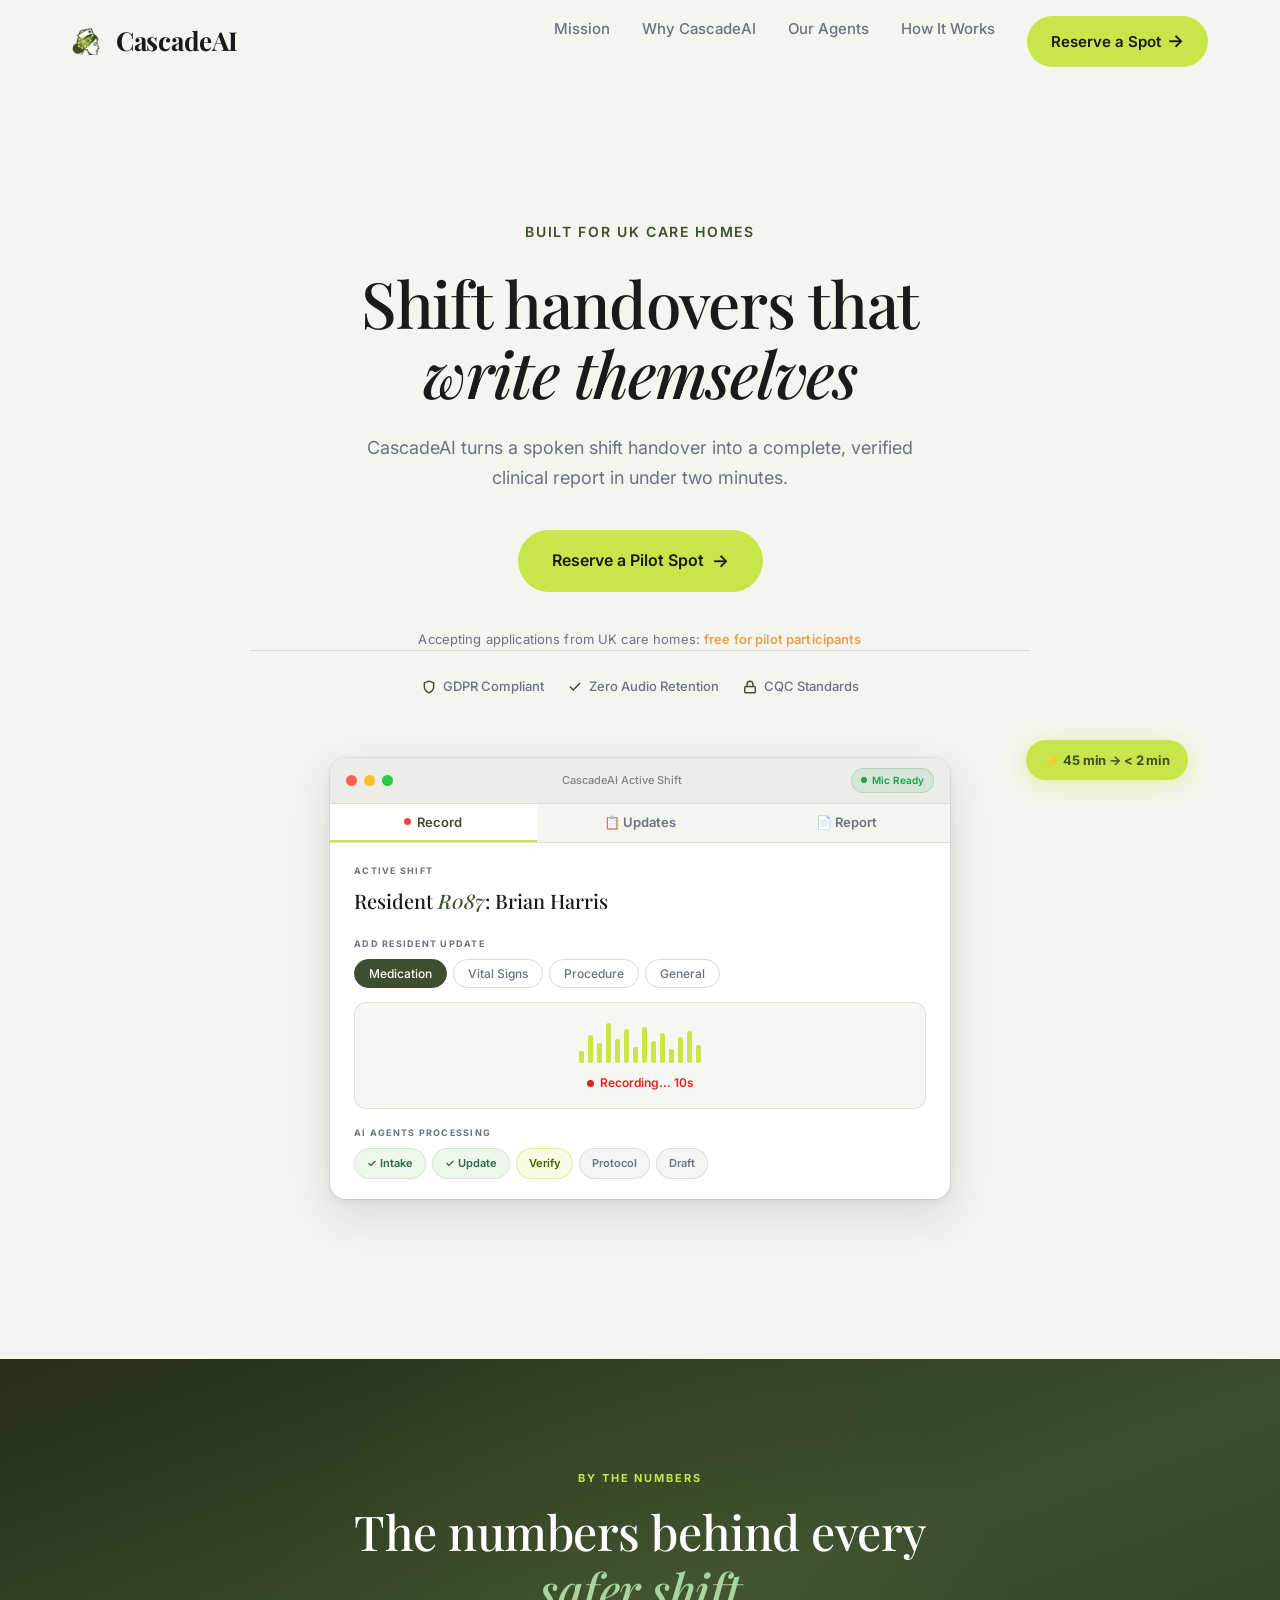
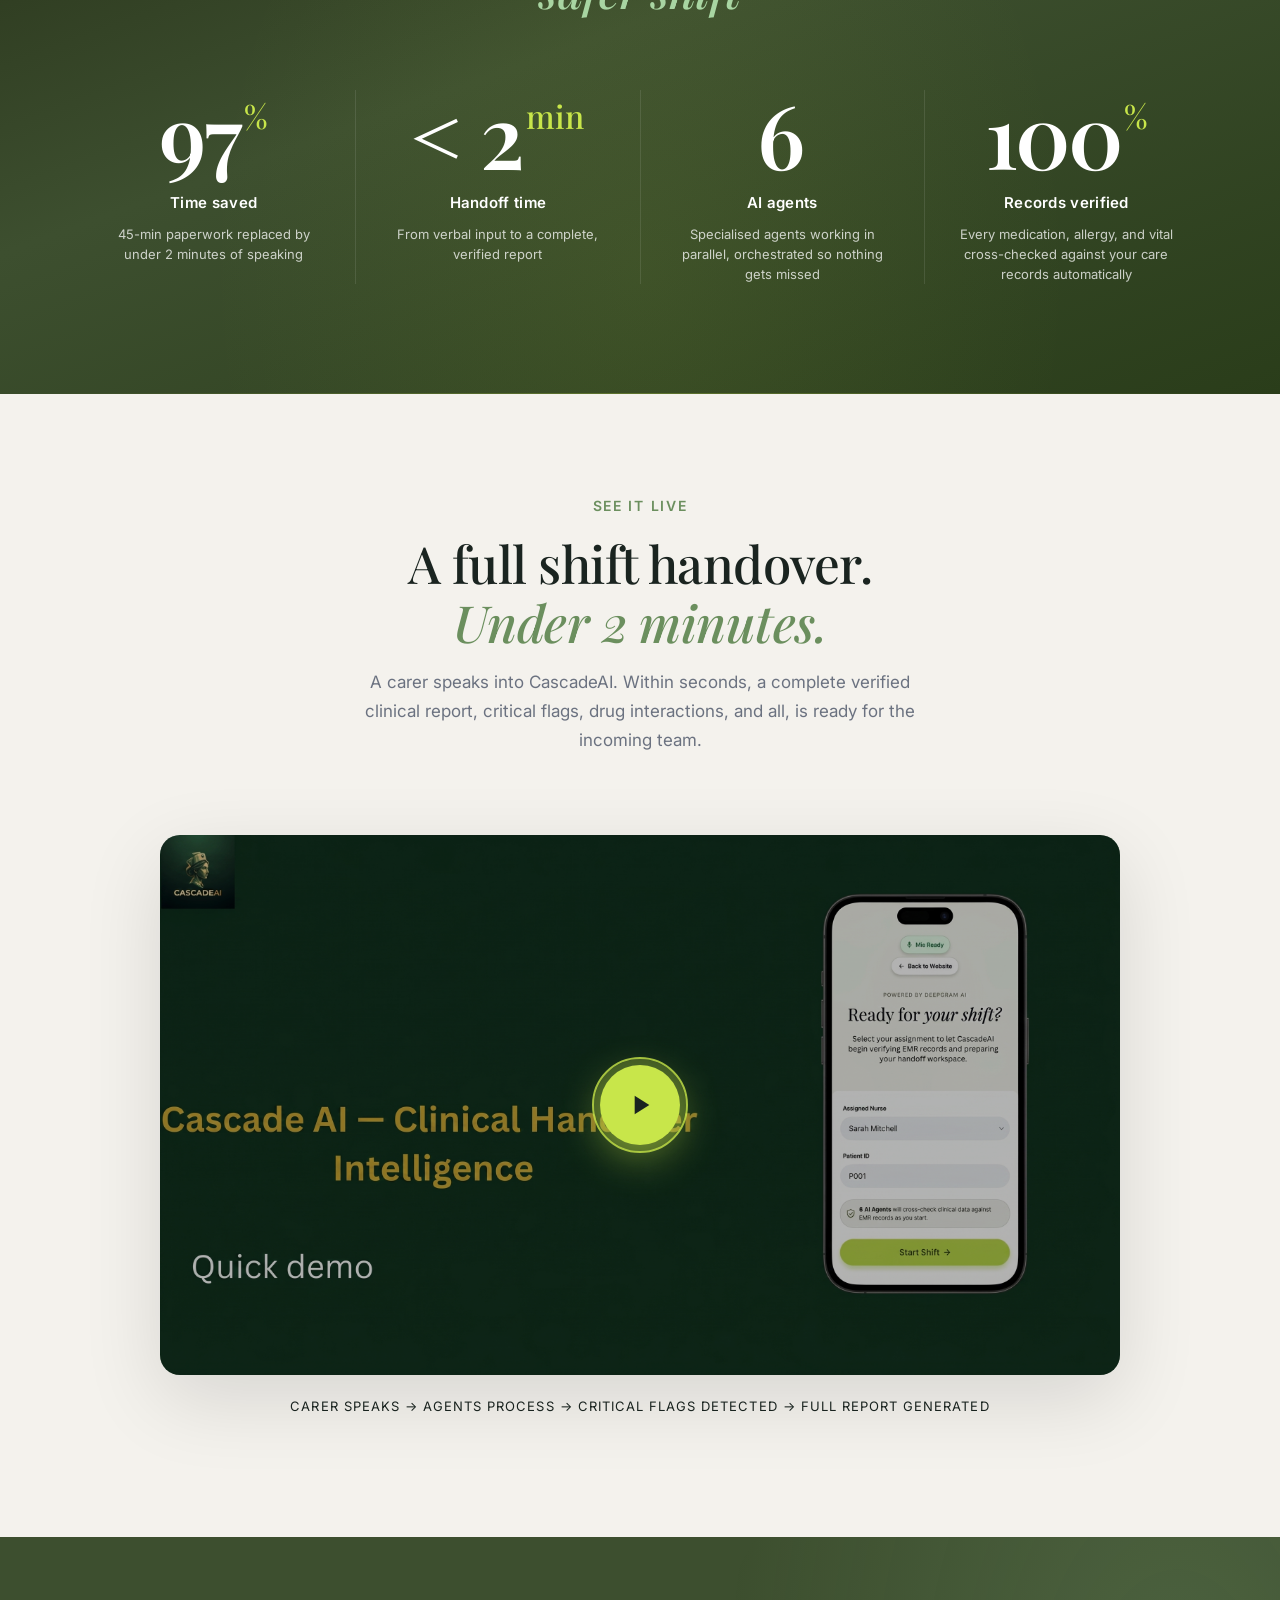
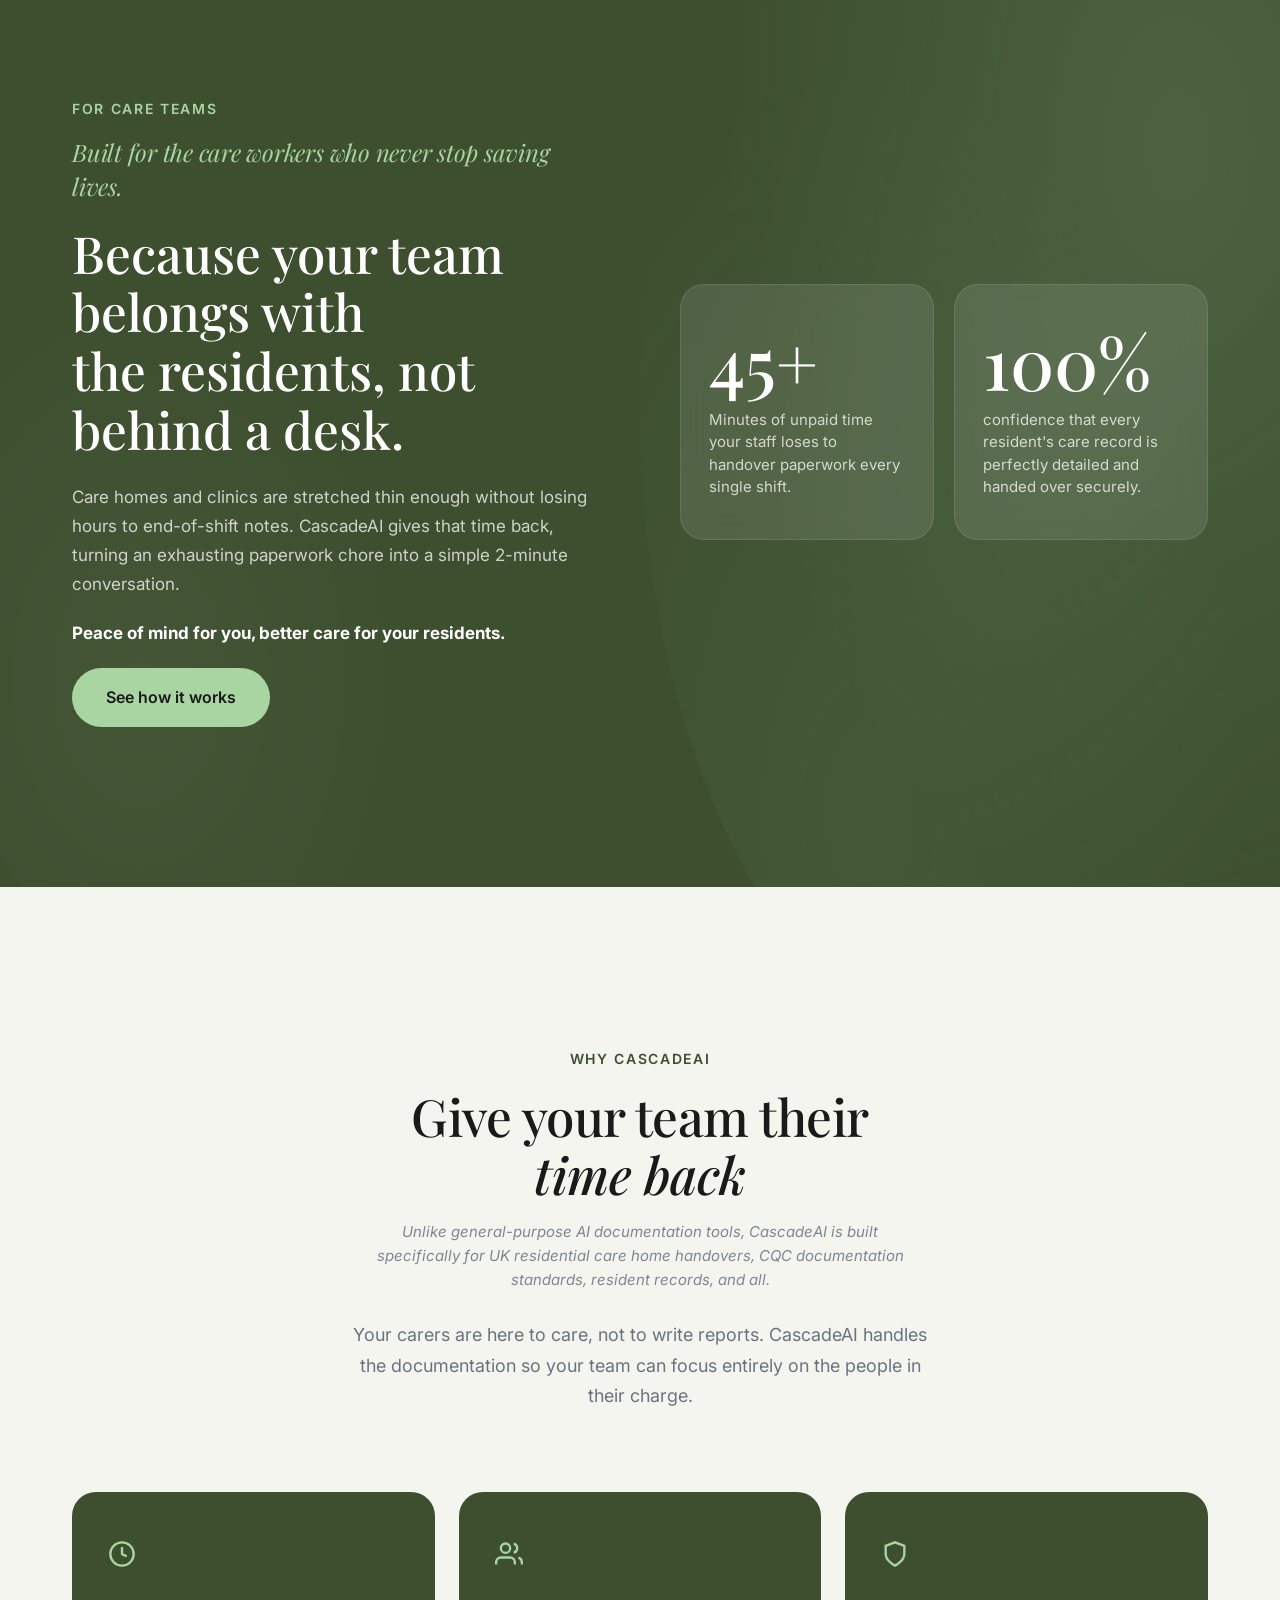
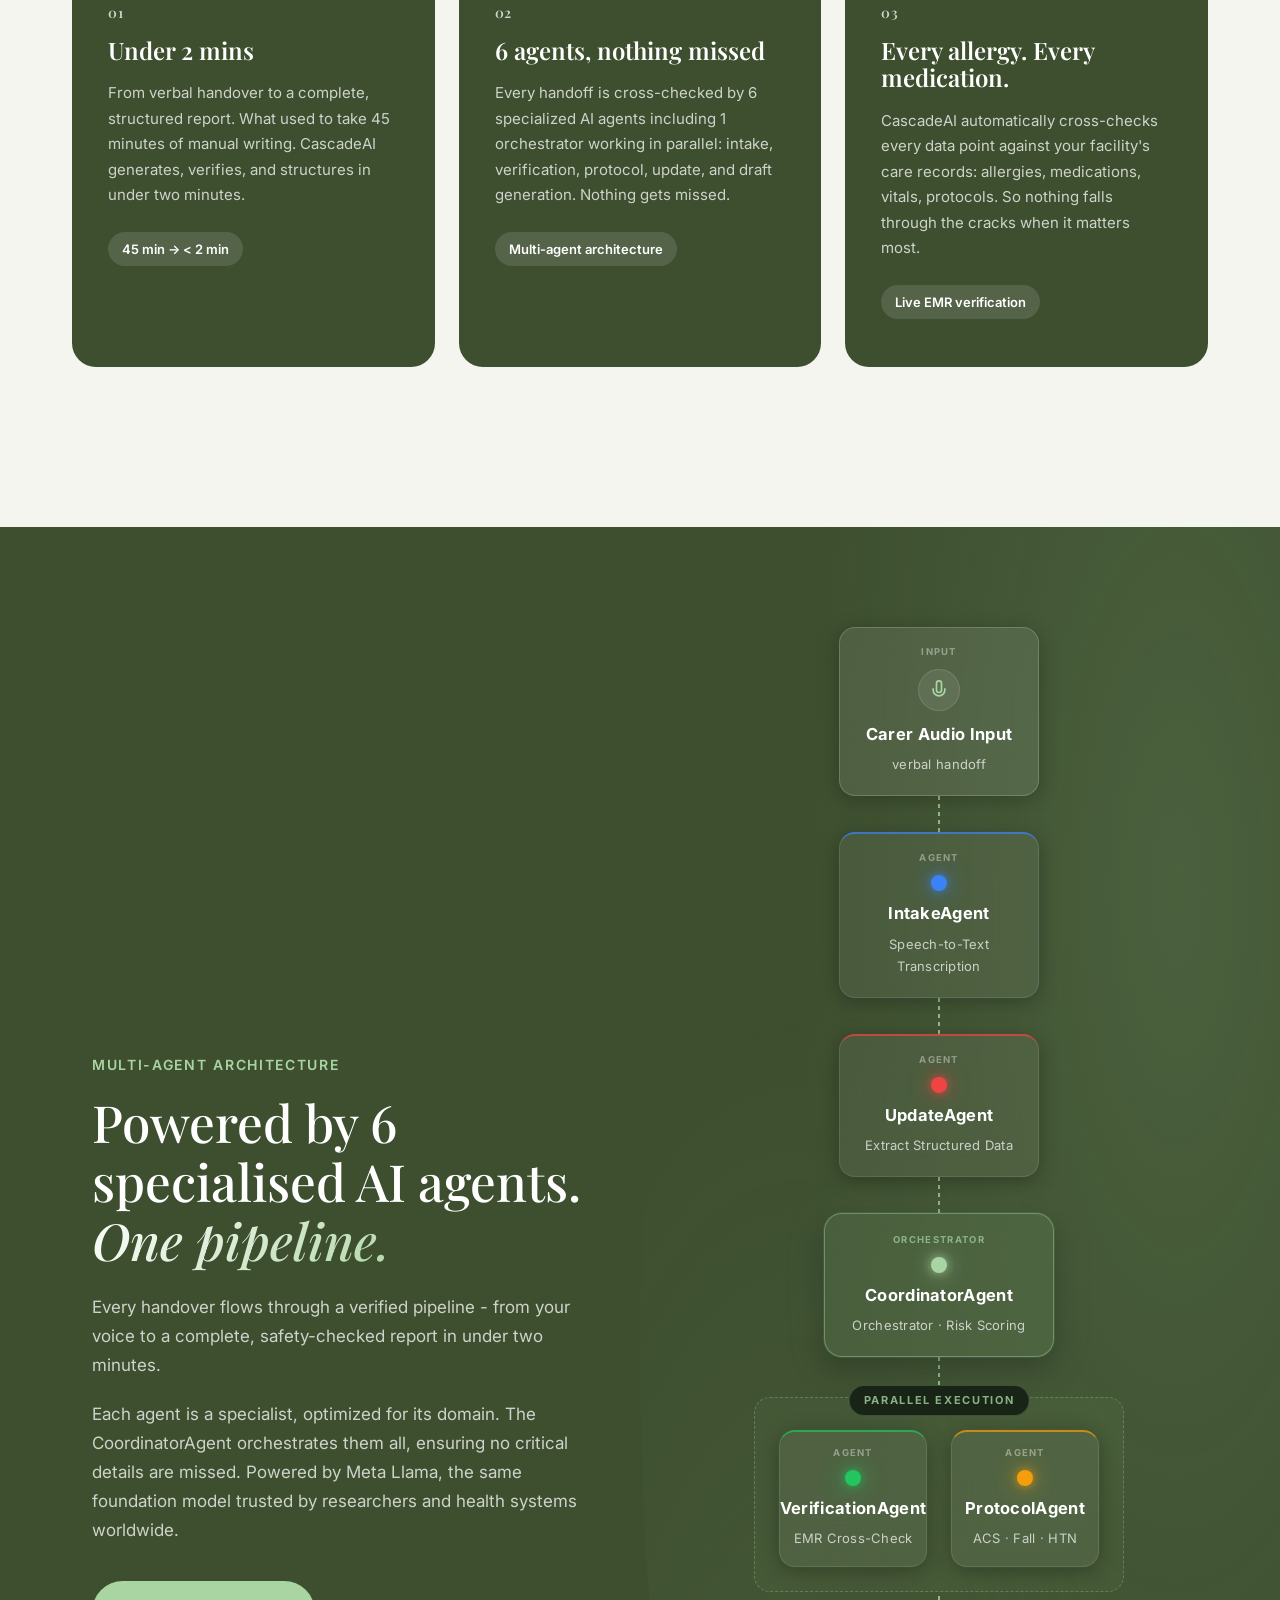
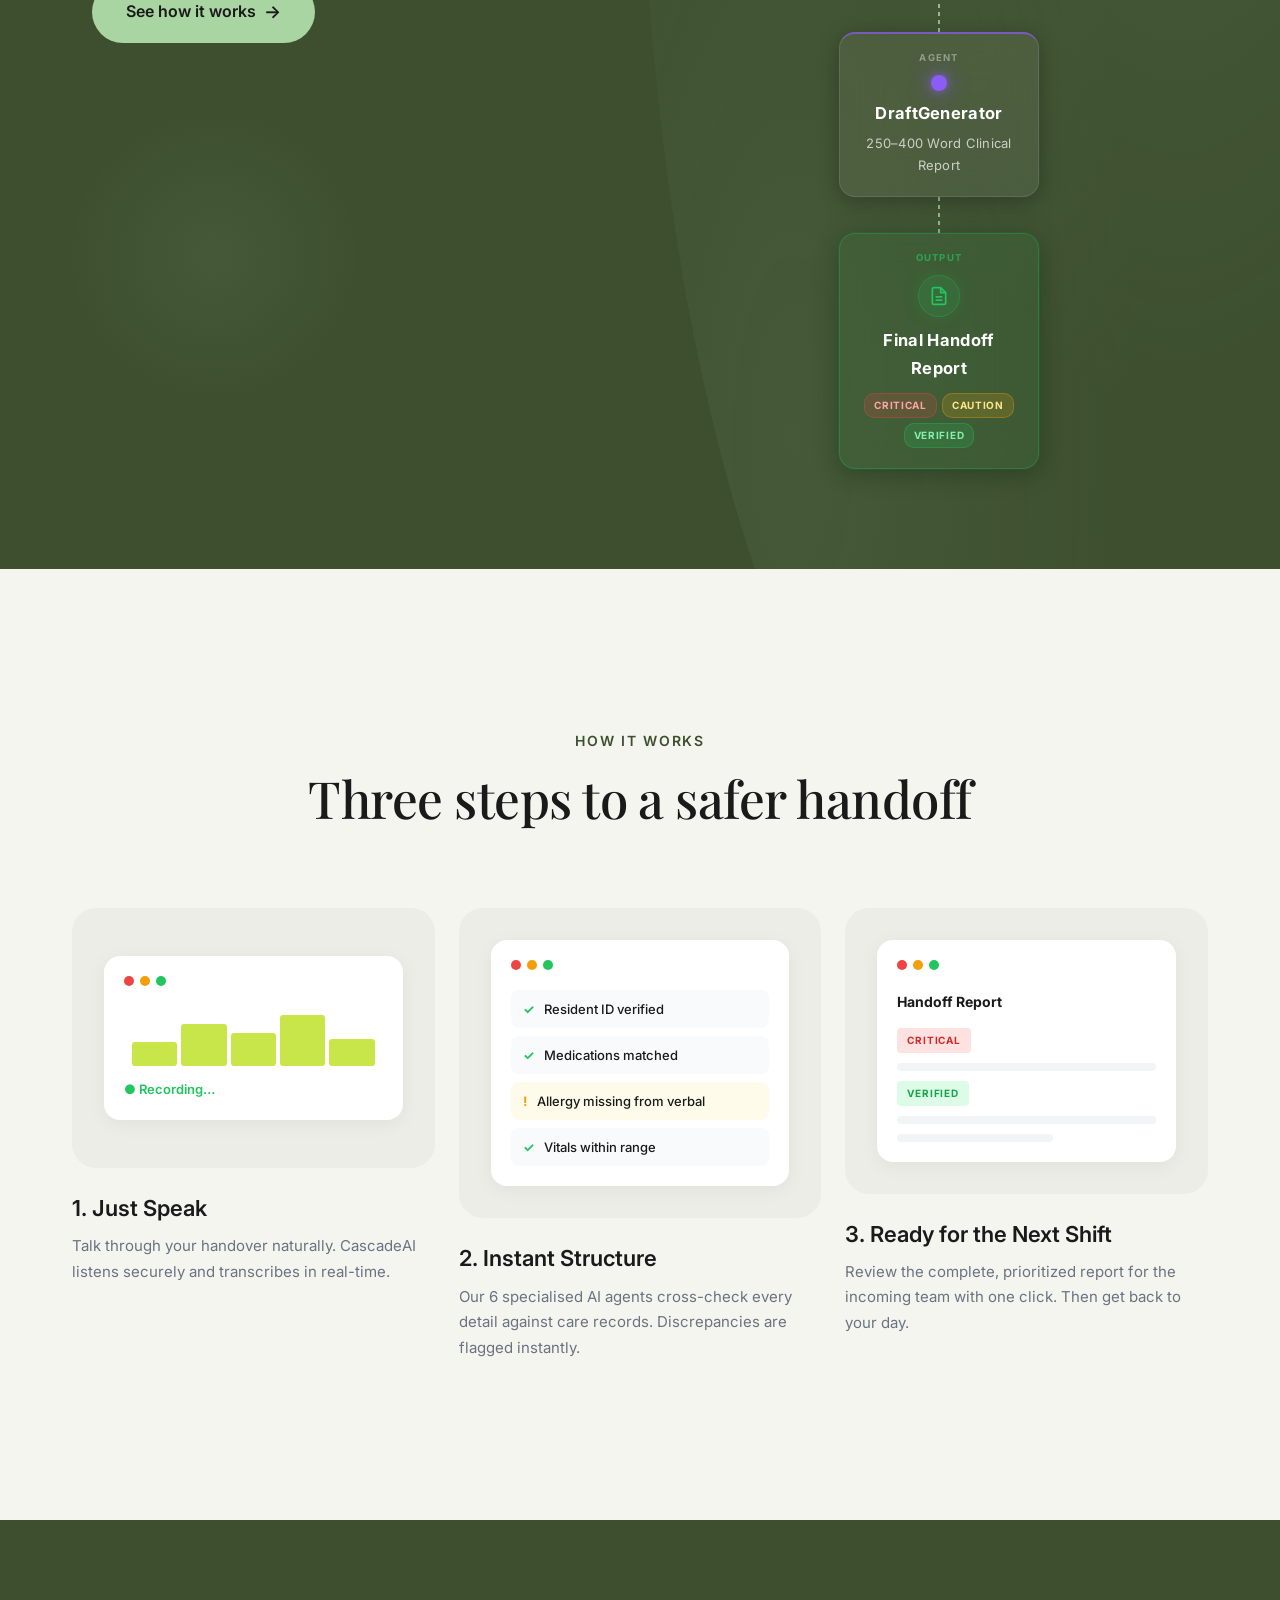
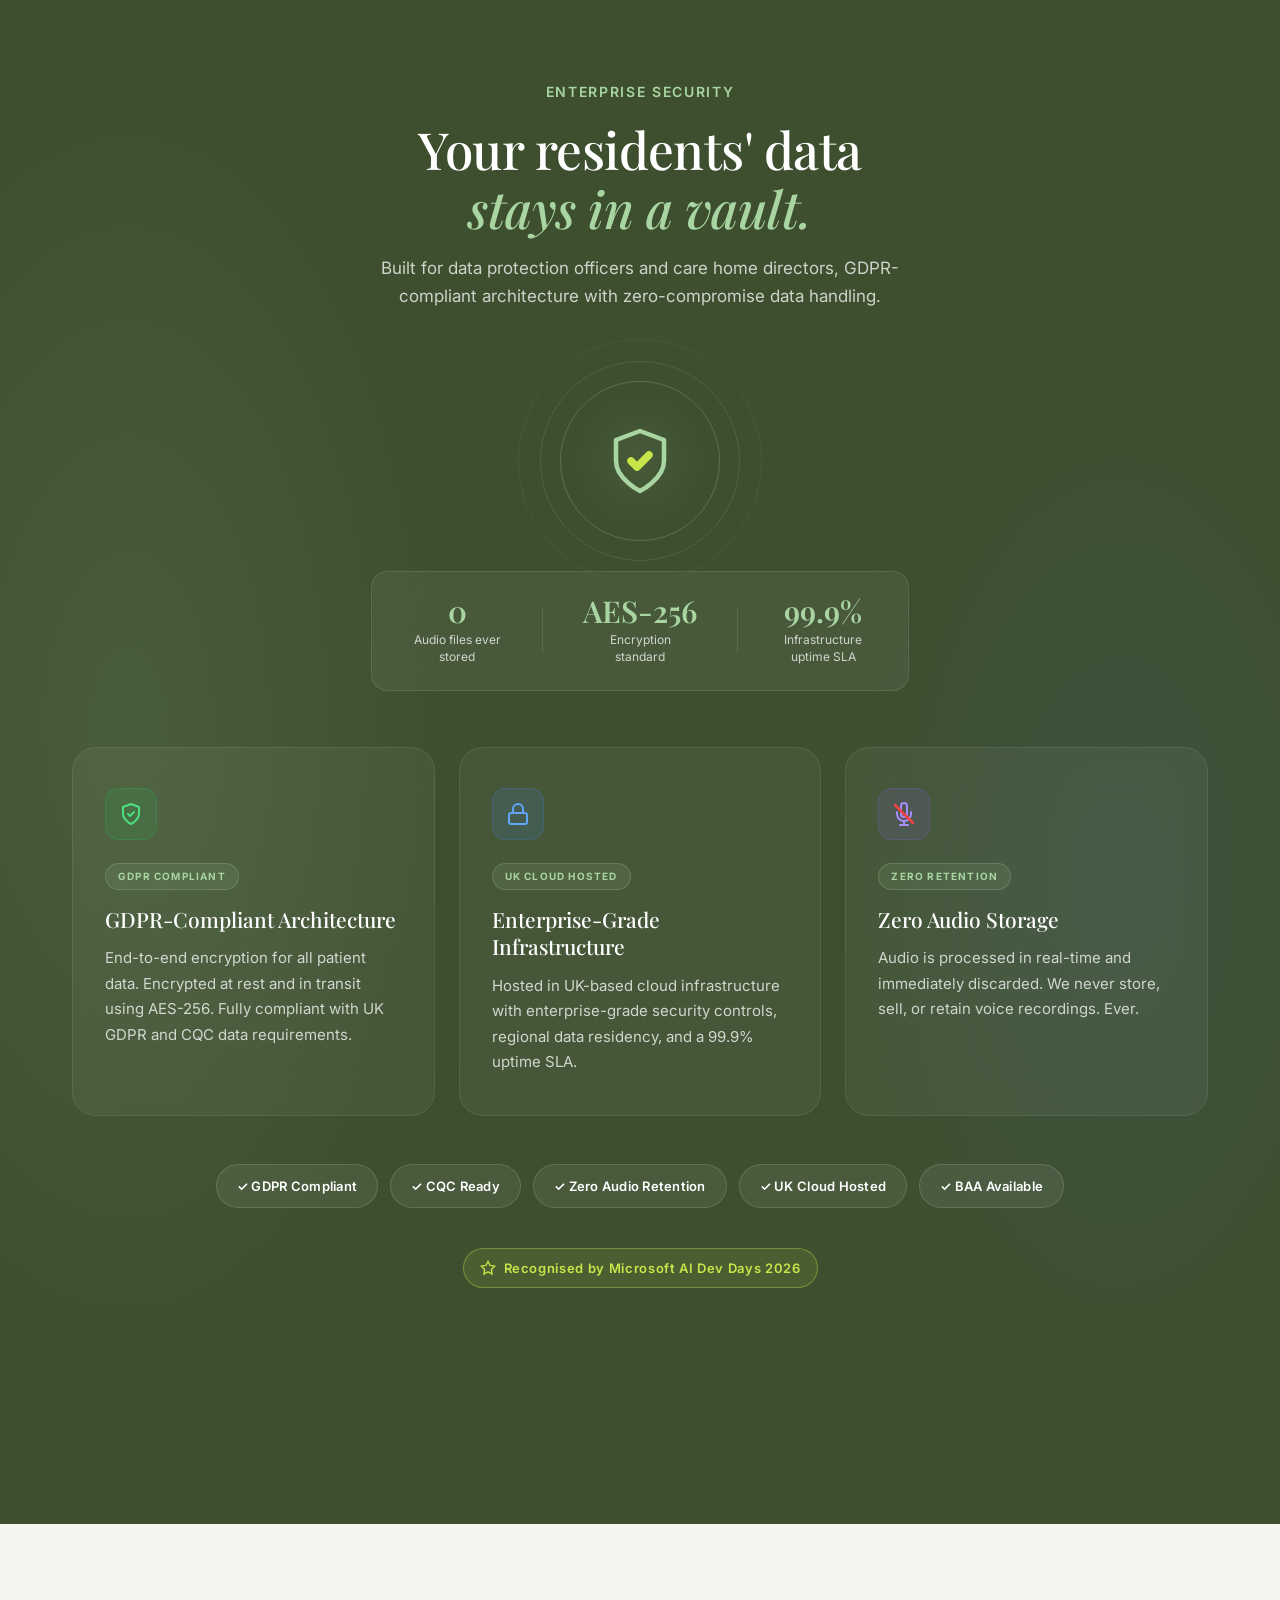
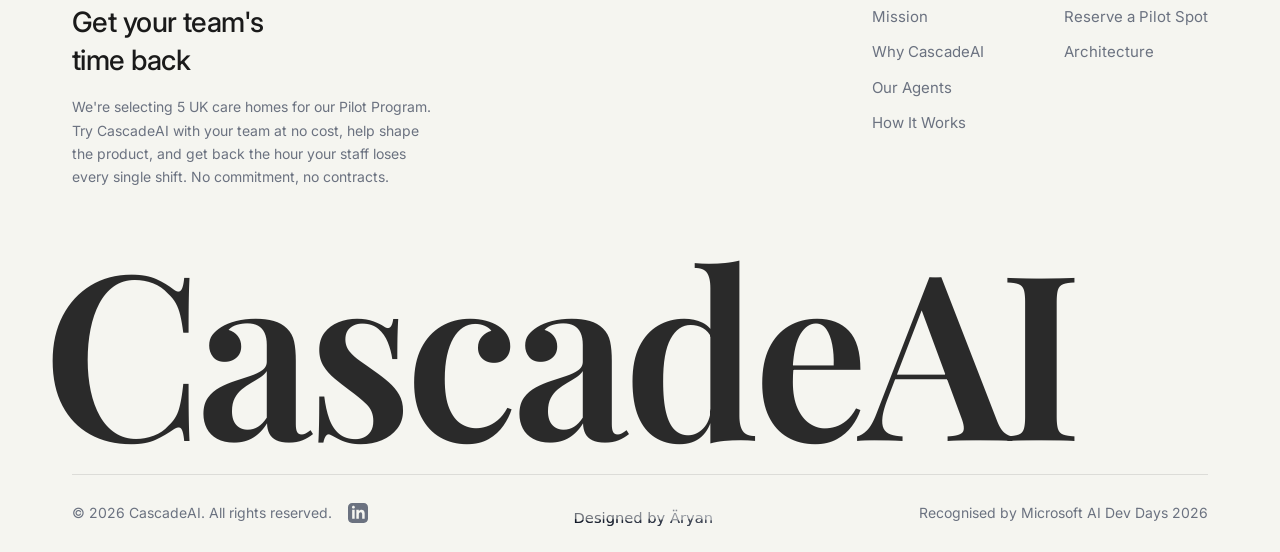
<file: index.html>
<!DOCTYPE html>
<html lang="en">

<head>
    <!-- Google tag (gtag.js) -->
    <script async src="https://www.googletagmanager.com/gtag/js?id=G-PNQ2NG5V5X"></script>
    <script>
      window.dataLayer = window.dataLayer || [];
      function gtag(){dataLayer.push(arguments);}
      gtag('js', new Date());

      gtag('config', 'G-PNQ2NG5V5X');
    </script>
    <meta charset="UTF-8">
    <meta name="viewport" content="width=device-width, initial-scale=1.0">
    <title>AI Shift Handover Software for UK Care Homes | CascadeAI</title>
    <meta name="description"
        content="CascadeAI turns spoken shift handovers into verified clinical reports in under 2 minutes. GDPR compliant, CQC ready, UK-hosted. Free pilot.">
    <!-- Essential On-Page SEO & Social Sharing Tags -->
    <link rel="canonical" href="https://www.cascadeaicare.com/" />
    <meta property="og:title" content="AI Shift Handover Software for UK Care Homes | CascadeAI">
    <meta property="og:description" content="CascadeAI turns a spoken shift handover into a complete, verified clinical report in under 2 minutes. Free pilot program for UK care homes and clinics.">
    <meta property="og:url" content="https://www.cascadeaicare.com/">
    <meta property="og:image" content="https://www.cascadeaicare.com/assets/og-image.png">
    <meta name="twitter:card" content="summary_large_image">
    <meta name="twitter:title" content="AI Shift Handover Software for UK Care Homes | CascadeAI">
    <meta name="twitter:description" content="CascadeAI turns a spoken shift handover into a complete, verified clinical report in under 2 minutes. Free pilot program for UK care homes and clinics.">
    <meta name="twitter:image" content="https://www.cascadeaicare.com/assets/og-image.png">
    <meta property="og:type" content="website">
    <meta property="og:site_name" content="CascadeAI">

    <!-- Structured Data (JSON-LD) for Google Knowledge Graph -->
    <script type="application/ld+json">
    {
      "@context": "https://schema.org",
      "@graph": [
        {
          "@type": "SoftwareApplication",
          "name": "CascadeAI",
          "operatingSystem": "Web Application",
          "applicationCategory": "HealthcareApplication",
          "description": "AI-powered shift handover system that turns a spoken carer handover into a complete, verified clinical report in under 2 minutes for UK care homes and clinics.",
          "url": "https://www.cascadeaicare.com/",
          "offers": {
            "@type": "Offer",
            "price": "0",
            "priceCurrency": "GBP",
            "description": "Free pilot program available for UK care homes and clinics.",
            "availability": "https://schema.org/InStock"
          }
        },
        {
          "@type": "Organization",
          "name": "CascadeAI",
          "url": "https://www.cascadeaicare.com/",
          "description": "CascadeAI provides multi-agent AI clinical handoff intelligence for the UK healthcare sector.",
          "email": "cascadeai.contact@gmail.com",
          "sameAs": "https://www.linkedin.com/company/cascadeai-official",
          "contactPoint": {
            "@type": "ContactPoint",
            "contactType": "customer support",
            "availableLanguage": "English",
            "areaServed": "GB"
          }
        }
      ]
    }
    </script>
    <link rel="preconnect" href="https://fonts.googleapis.com">
    <link rel="preconnect" href="https://fonts.gstatic.com" crossorigin>
    <link
        href="https://fonts.googleapis.com/css2?family=Playfair+Display:ital,wght@0,400;0,500;0,600;0,700;1,400;1,500&family=Inter:wght@400;500;600;700&display=swap"
        rel="stylesheet">
    <link rel="stylesheet" href="styles.css?v=4">
    <link rel="icon" type="image/png" sizes="256x256" href="assets/logo/favicon-256.png">
    <link rel="icon" type="image/png" sizes="64x64" href="assets/logo/favicon-64.png">
    <link rel="icon" type="image/png" sizes="48x48" href="assets/logo/favicon-48.png">
    <link rel="icon" type="image/png" sizes="32x32" href="assets/logo/favicon-32.png">
    <link rel="apple-touch-icon" sizes="180x180" href="assets/logo/favicon-180.png">
    <!-- Microsoft Clarity -->
    <script type="text/javascript">
        (function(c,l,a,r,i,t,y){
            c[a]=c[a]||function(){(c[a].q=c[a].q||[]).push(arguments)};
            t=l.createElement(r);t.async=1;t.src="https://www.clarity.ms/tag/"+i;
            y=l.getElementsByTagName(r)[0];y.parentNode.insertBefore(t,y);
        })(window, document, "clarity", "script", "w08qp9l7ss");
    </script>
</head>

<body>

    <!-- ============ NAVIGATION ============ -->
    <nav id="nav">
        <div class="nav-inner">
            <a href="#" class="nav-logo">
                <img src="assets/logo/cascade-logo-icon.png" alt="CascadeAI logo" style="height:28px;width:28px;object-fit:contain;vertical-align:middle;margin-right:6px;">
                <span>CascadeAI</span>
            </a>
            <div class="nav-links" id="navLinks">
                <a href="#mission" class="nav-link">Mission</a>
                <a href="#outcomes" class="nav-link">Why CascadeAI</a>
                <a href="#agents" class="nav-link">Our Agents</a>
                <a href="#how-it-works" class="nav-link">How It Works</a>
                <a href="#" class="nav-cta magnetic" onclick="openPilotModal(event)">Reserve a Spot<span class="arrow">→</span></a>
            </div>
            <button class="hamburger" id="hamburger" aria-label="Menu">
                <span></span><span></span><span></span>
            </button>
        </div>
    </nav>

    <!-- ============ HERO — Centered copy + Mockup below ============ -->
    <section id="hero" class="hero">
        <div class="container">

            <!-- CENTERED COPY BLOCK -->
            <div class="hero-copy scroll-reveal">
                <p class="hero-eyebrow">Built for UK Care Homes</p>
                <h1 class="hero-headline">
                    Shift handovers that<br>
                    <em>write themselves</em>
                </h1>
                <p class="hero-sub">
                    CascadeAI turns a spoken shift handover into a complete, verified clinical report in under two minutes.
                </p>
                <div class="hero-ctas">
                    <a href="#" class="btn btn-primary magnetic" onclick="openPilotModal(event)">Reserve a Pilot Spot<span class="arrow">→</span></a>
                </div>
                <p class="hero-scarcity">Accepting applications from UK care homes: <strong>free for pilot participants</strong></p>
                <div class="hero-trust-strip">
                    <div class="hero-trust-item">
                        <svg width="14" height="14" viewBox="0 0 24 24" fill="none" stroke="currentColor" stroke-width="2.5" stroke-linecap="round" stroke-linejoin="round"><path d="M12 22s8-4 8-10V5l-8-3-8 3v7c0 6 8 10 8 10z"/></svg>
                        <span>GDPR Compliant</span>
                    </div>
                    <div class="hero-trust-item">
                        <svg width="14" height="14" viewBox="0 0 24 24" fill="none" stroke="currentColor" stroke-width="2.5" stroke-linecap="round" stroke-linejoin="round"><polyline points="20 6 9 17 4 12"/></svg>
                        <span>Zero Audio Retention</span>
                    </div>
                    <div class="hero-trust-item">
                        <svg width="14" height="14" viewBox="0 0 24 24" fill="none" stroke="currentColor" stroke-width="2.5" stroke-linecap="round" stroke-linejoin="round"><rect x="3" y="11" width="18" height="11" rx="2"/><path d="M7 11V7a5 5 0 0 1 10 0v4"/></svg>
                        <span>CQC Standards</span>
                    </div>
                </div>
            </div>

            <!-- APP MOCKUP — 3-state interactive demo -->
            <div class="hero-visual scroll-reveal">
                <div class="hero-float-badge">⚡ 45 min → &lt; 2 min</div>

                <div class="hero-app-card">
                    <!-- Window chrome -->
                    <div class="app-chrome">
                        <div class="app-chrome-left">
                            <span class="chrome-dot chrome-dot--red"></span>
                            <span class="chrome-dot chrome-dot--yellow"></span>
                            <span class="chrome-dot chrome-dot--green"></span>
                        </div>
                        <div class="app-chrome-title">CascadeAI <span id="chrome-label">Active Shift</span></div>
                        <div class="app-chrome-right">
                            <span class="mic-ready-pill"><span class="mic-dot"></span>Mic Ready</span>
                        </div>
                    </div>

                    <!-- Demo tab switcher -->
                    <div class="demo-tabs">
                        <button class="demo-tab demo-tab--active" data-panel="record" onclick="switchPanel(this,'record')">
                            <span class="demo-tab-dot demo-tab-dot--red"></span> Record
                        </button>
                        <button class="demo-tab" data-panel="updates" onclick="switchPanel(this,'updates')">
                            📋 Updates
                        </button>
                        <button class="demo-tab" data-panel="report" onclick="switchPanel(this,'report')">
                            📄 Report
                        </button>
                    </div>

                    <!-- PANEL 1: Record -->
                    <div class="demo-panel" id="panel-record">
                        <div class="app-patient-label">ACTIVE SHIFT</div>
                        <div class="app-patient-name">Resident <em>R087</em>: Brian Harris</div>

                        <div class="app-update-label">ADD RESIDENT UPDATE</div>
                        <div class="app-tabs">
                            <button class="app-tab app-tab--active">Medication</button>
                            <button class="app-tab">Vital Signs</button>
                            <button class="app-tab">Procedure</button>
                            <button class="app-tab">General</button>
                        </div>

                        <div class="app-recording-box">
                            <div class="app-waveform">
                                <span class="wf-bar" style="--h:0.3;animation-delay:0s"></span>
                                <span class="wf-bar" style="--h:0.7;animation-delay:0.06s"></span>
                                <span class="wf-bar" style="--h:0.5;animation-delay:0.12s"></span>
                                <span class="wf-bar" style="--h:1;animation-delay:0.18s"></span>
                                <span class="wf-bar" style="--h:0.6;animation-delay:0.24s"></span>
                                <span class="wf-bar" style="--h:0.85;animation-delay:0.30s"></span>
                                <span class="wf-bar" style="--h:0.4;animation-delay:0.36s"></span>
                                <span class="wf-bar" style="--h:0.9;animation-delay:0.42s"></span>
                                <span class="wf-bar" style="--h:0.55;animation-delay:0.48s"></span>
                                <span class="wf-bar" style="--h:0.75;animation-delay:0.54s"></span>
                                <span class="wf-bar" style="--h:0.35;animation-delay:0.60s"></span>
                                <span class="wf-bar" style="--h:0.65;animation-delay:0.66s"></span>
                                <span class="wf-bar" style="--h:0.8;animation-delay:0.72s"></span>
                                <span class="wf-bar" style="--h:0.45;animation-delay:0.78s"></span>
                            </div>
                            <div class="app-rec-status"><span class="rec-dot"></span> Recording... 10s</div>
                        </div>

                        <div class="app-pipeline-label">AI Agents Processing</div>
                        <div class="app-chips">
                            <span class="app-chip app-chip--done">✓ Intake</span>
                            <span class="app-chip app-chip--done">✓ Update</span>
                            <span class="app-chip app-chip--active">Verify</span>
                            <span class="app-chip app-chip--pending">Protocol</span>
                            <span class="app-chip app-chip--pending">Draft</span>
                        </div>
                    </div>

                    <!-- PANEL 2: Updates -->
                    <div class="demo-panel demo-panel--hidden" id="panel-updates">
                        <div class="updates-header">
                            <div class="updates-title">
                                <span class="updates-count">4</span>
                                View All <em>Updates</em>
                            </div>
                            <button class="updates-show-btn" onclick="document.querySelector('[data-panel=report]').click()">📄 View Report</button>
                        </div>

                        <div class="update-card">
                            <div class="update-meta">
                                <span class="update-num">#1</span>
                                <span class="update-time">21:02</span>
                                <span class="update-pill update-pill--med">MEDICATION</span>
                                <span class="update-pill update-pill--verified">✓ VERIFIED</span>
                            </div>
                            <p class="update-text">Administered warfarin 5MG oral at 8:00 as scheduled. Resident is on anticoagulant therapy. INR drawn this morning, result pending.</p>
                        </div>

                        <div class="update-card">
                            <div class="update-meta">
                                <span class="update-num">#2</span>
                                <span class="update-time">21:04</span>
                                <span class="update-pill update-pill--vital">VITAL_SIGNS</span>
                                <span class="update-pill update-pill--verified">✓ VERIFIED</span>
                            </div>
                            <p class="update-text">Vital signs at 09:00. BP 98/62, HR 112, RR 26. Temperature 100.4°F. SpO2 91% on 4L nasal cannula.</p>
                        </div>

                        <div class="update-card update-card--flagged">
                            <div class="update-meta">
                                <span class="update-num">#3</span>
                                <span class="update-time">21:09</span>
                                <span class="update-pill update-pill--med">MEDICATION</span>
                                <span class="update-pill update-pill--flagged">⚠ UNVERIFIED</span>
                            </div>
                            <p class="update-text">Tramadol 50mg PO given PRN for pain at 9:30 PM. Administered but not yet charted in the EMR. Resident reported pain score 6/10.</p>
                            <div class="update-flag-msg">🤖 Agent flagged: Medication administration not confirmed in EMR. Chart entry required before handoff.</div>
                        </div>

                        <div class="update-card">
                            <div class="update-meta">
                                <span class="update-num">#4</span>
                                <span class="update-time">21:14</span>
                                <span class="update-pill update-pill--proc">PROCEDURE</span>
                                <span class="update-pill update-pill--verified">✓ VERIFIED</span>
                            </div>
                            <p class="update-text">Chest X-ray completed at 10:30. Results showing worsening bilateral infiltrates consistent with pneumonia. Radiology review pending.</p>
                        </div>
                    </div>

                    <!-- PANEL 3: Report (scrollable) -->
                    <div class="demo-panel demo-panel--hidden demo-panel--scroll" id="panel-report">
                        <div class="report-header">
                            <div>
                                <div class="report-title">Clinical Handoff <em>Report</em></div>
                                <div class="report-subtitle">Resident: R087, Brian Harris · Shift ended 11:15 PM</div>
                            </div>
                            <button class="report-end-btn" onclick="document.querySelector('[data-panel=updates]').click()">↩ Updates</button>
                        </div>

                        <!-- Safety Alerts -->
                        <div class="report-section">
                            <div class="report-section-title">⚠️ Safety Alerts</div>
                            <div class="report-alert report-alert--red">Warfarin + Omeprazole: PPI may potentiate anticoagulation, INR pending, risk of supratherapeutic dosing.</div>
                            <div class="report-alert report-alert--orange">Respiratory distress: RR 26, SpO2 91% on 4L NC with accessory muscle use, consider O2 escalation.</div>
                            <div class="report-alert report-alert--yellow">Tachycardia HR 112 + amlodipine held, monitor BP closely this shift.</div>
                        </div>

                        <!-- Timeline -->
                        <div class="report-section">
                            <div class="report-section-title">🕐 Timeline</div>
                            <div class="report-timeline">
                                <div class="timeline-row"><span class="tl-time">07:30 PM</span><span class="tl-dot tl-dot--yellow"></span><span class="tl-text">Sputum culture collected and sent to lab.</span></div>
                                <div class="timeline-row"><span class="tl-time">08:00 PM</span><span class="tl-dot tl-dot--red"></span><span class="tl-text">Warfarin 5mg + Omeprazole 20mg given. Amlodipine held. INR drawn, result pending.</span></div>
                                <div class="timeline-row"><span class="tl-time">09:00 PM</span><span class="tl-dot tl-dot--red"></span><span class="tl-text">Vitals: BP 98/62, HR 112, RR 26, Temp 100.4°F, SpO2 91%. SOB at rest, accessory muscles.</span></div>
                                <div class="timeline-row"><span class="tl-time">10:30 PM</span><span class="tl-dot tl-dot--orange"></span><span class="tl-text">CXR: worsening bilateral infiltrates, pneumonia consistent. Radiology review pending.</span></div>
                                <div class="timeline-row"><span class="tl-time">11:00 PM</span><span class="tl-dot tl-dot--green"></span><span class="tl-text">Family (daughter) updated. Full code status confirmed.</span></div>
                            </div>
                        </div>

                        <!-- Medications -->
                        <div class="report-section">
                            <div class="report-section-title">💊 Medications</div>
                            <div class="report-meds">
                                <div class="med-row"><span class="med-dot med-dot--green"></span><span class="med-name">Warfarin 5mg oral daily</span><span class="med-status med-status--verified">✓ VERIFIED</span></div>
                                <div class="med-row"><span class="med-dot med-dot--green"></span><span class="med-name">Omeprazole 20mg oral daily</span><span class="med-status med-status--verified">✓ VERIFIED</span></div>
                                <div class="med-row"><span class="med-dot med-dot--green"></span><span class="med-name">Amlodipine 10mg (held this AM)</span><span class="med-status med-status--verified">✓ VERIFIED</span></div>
                                <div class="med-row"><span class="med-dot med-dot--green"></span><span class="med-name">Lisinopril 10mg oral daily</span><span class="med-status med-status--verified">✓ VERIFIED</span></div>
                            </div>
                        </div>

                        <!-- Latest Vitals (5 metrics, Pain = Not documented) -->
                        <div class="report-section">
                            <div class="report-section-title">📋 Latest Vitals</div>
                            <div class="report-vitals report-vitals--5">
                                <div class="vital-box"><div class="vital-val">112</div><div class="vital-label">HR bpm</div></div>
                                <div class="vital-box"><div class="vital-val">98/62</div><div class="vital-label">BP mmHg</div></div>
                                <div class="vital-box"><div class="vital-val">100.4°</div><div class="vital-label">Temp F</div></div>
                                <div class="vital-box"><div class="vital-val">91%</div><div class="vital-label">SpO2</div></div>
                                <div class="vital-box vital-box--missing"><div class="vital-val vital-val--missing">Not documented</div><div class="vital-label">Pain score</div></div>
                            </div>
                        </div>

                        <!-- Pending Actions -->
                        <div class="report-section">
                            <div class="report-section-title">📌 Pending Actions <span class="pending-count">4 Tasks</span></div>
                            <div class="pending-row"><span class="pending-badge pending-badge--critical">CRITICAL</span><span class="pending-text">Review INR, notify prescriber for warfarin dosing decision.</span></div>
                            <div class="pending-row"><span class="pending-badge pending-badge--critical">CRITICAL</span><span class="pending-text">Physician to review CXR; consider empiric antibiotics.</span></div>
                            <div class="pending-row"><span class="pending-badge pending-badge--high">HIGH</span><span class="pending-text">Reassess antihypertensives, amlodipine held, BP 98/62.</span></div>
                            <div class="pending-row"><span class="pending-badge pending-badge--routine">ROUTINE</span><span class="pending-text">Frequent vitals, O2 monitoring, document pain score.</span></div>
                        </div>

                        <!-- Narrative Summary -->
                        <div class="report-section">
                            <div class="report-section-title">📝 Narrative <span class="narrative-hint">Copy-paste ready</span></div>
                            <p class="report-narrative">Brian Harris (P087) had a concerning shift: HP 98/62, HR 112, Temp 100.4°F, SpO2 91% on 4L NC. Warfarin 5mg given at 08:00; amlodipine held. CXR at 10:30 shows bilateral infiltrates, pneumonia. INR pending. Family agrees to full code. Critical: review INR, escalate O2, urgent physician review.</p>
                        </div>
                    </div>

                </div>
            </div>

        </div>
    </section>

    <!-- ============ STATISTICS BANNER ============ -->
    <section class="stats-banner">
        <div class="container">
            <div class="stats-intro scroll-reveal">
                <p class="stats-eyebrow">By the numbers</p>
                <h2 class="stats-headline">The numbers behind every<br><em>safer shift</em></h2>
            </div>
            <div class="stats-grid scroll-reveal">
                <div class="stat-item">
                    <div class="stat-number-wrap">
                        <span class="stat-big">97</span><span class="stat-unit">%</span>
                    </div>
                    <span class="stat-title">Time saved</span>
                    <span class="stat-detail">45-min paperwork replaced by under 2 minutes of speaking</span>
                </div>
                <div class="stat-sep"></div>
                <div class="stat-item">
                    <div class="stat-number-wrap">
                        <span class="stat-big">&lt;&nbsp;2</span><span class="stat-unit">min</span>
                    </div>
                    <span class="stat-title">Handoff time</span>
                    <span class="stat-detail">From verbal input to a complete, verified report</span>
                </div>
                <div class="stat-sep"></div>
                <div class="stat-item">
                    <div class="stat-number-wrap">
                        <span class="stat-big">6</span><span class="stat-unit"></span>
                    </div>
                    <span class="stat-title">AI agents</span>
                    <span class="stat-detail">Specialised agents working in parallel, orchestrated so nothing gets missed</span>
                </div>
                <div class="stat-sep"></div>
                <div class="stat-item">
                    <div class="stat-number-wrap">
                        <span class="stat-big">100</span><span class="stat-unit">%</span>
                    </div>
                    <span class="stat-title">Records verified</span>
                    <span class="stat-detail">Every medication, allergy, and vital cross-checked against your care records automatically</span>
                </div>
            </div>
        </div>
    </section>

    <section class="demo-video-section">
        <div class="container">
            <div class="section-header scroll-reveal">
                <p class="section-eyebrow">See It Live</p>
                <h2 class="section-title demo-section-title">A full shift handover.<br><em>Under 2 minutes.</em></h2>
                <p class="demo-section-sub">A carer speaks into CascadeAI. Within seconds, a complete verified clinical report, critical flags, drug interactions, and all, is ready for the incoming team.</p>
            </div>
            <div class="demo-video-wrapper scroll-reveal">
                <div class="demo-video-float">
                    <video
                        class="demo-video"
                        src="/assets/cascade-demo.mp4"
                        poster="/assets/cascade-demo-thumb.jpg"
                        muted
                        playsinline
                        webkit-playsinline
                        preload="metadata"
                        id="demoVideo"
                    ></video>
                    <div class="demo-video-overlay" id="demoOverlay" onclick="toggleDemo()">
                        <div class="demo-pulse-ring"></div>
                        <div class="demo-play-btn" id="demoPlayBtn">
                            <svg width="32" height="32" viewBox="0 0 24 24" fill="#1a2420"><path d="M8 5v14l11-7z"/></svg>
                        </div>
                    </div>
                    <button class="demo-pause-float" id="demoPauseBtn" onclick="toggleDemo()" style="display:none" aria-label="Pause">
                        <svg width="18" height="18" viewBox="0 0 24 24" fill="white"><path d="M6 19h4V5H6v14zm8-14v14h4V5h-4z"/></svg>
                    </button>
                </div>
                <p class="demo-caption">Carer speaks → Agents process → Critical flags detected → Full report generated</p>
            </div>
        </div>
    </section>

    <!-- ============ MISSION — Bold Blue Section (Kabilah-style) ============ -->
    <section id="mission" class="mission">
        <div class="container">
            <div class="mission-grid scroll-reveal">
                <div class="mission-text">
                    <p class="section-eyebrow section-eyebrow--light">For Care Teams</p>
                    <p class="mission-tagline">Built for the care workers who never stop saving lives.</p>
                    <h2 class="mission-headline">
                        Because your team belongs with<br>the residents, not behind a desk.
                    </h2>
                    <p class="mission-body">
                        Care homes and clinics are stretched thin enough without losing hours to end-of-shift notes. CascadeAI gives that time back, turning an exhausting paperwork chore into a simple 2-minute conversation.
                    </p>
                    <p class="mission-body">
                        <strong>Peace of mind for you, better care for your residents.</strong>
                    </p>
                    <a href="#agents" class="btn btn-mint magnetic">See how it works</a>
                </div>
                <div class="mission-visual">
                    <div class="mission-stat-card">
                        <span class="stat-number">45+</span>
                        <span class="stat-label">Minutes of unpaid time your staff loses to handover paperwork every single shift.</span>
                    </div>
                    <div class="mission-stat-card">
                        <span class="stat-number">100%</span>
                        <span class="stat-label">confidence that every resident's care record is perfectly detailed and
                            handed over securely.</span>
                    </div>
                </div>
            </div>
        </div>
    </section>

    <!-- ============ WHY CASCADEAI — Nurse empowerment metrics ============ -->
    <section id="outcomes" class="outcomes">
        <div class="container">
            <div class="section-header scroll-reveal">
                <p class="section-eyebrow">Why CascadeAI</p>
                <h2 class="section-title">Give your team their<br><em>time back</em></h2>
                <h2 class="hero-positioning">Unlike general-purpose AI documentation tools, CascadeAI is built specifically for UK residential care home handovers, CQC documentation standards, resident records, and all.</h2>
                <p class="section-sub">Your carers are here to care, not to write reports. CascadeAI handles the documentation so your team can focus entirely on the people in their charge.</p>
            </div>
            <div class="outcomes-grid">
                <div class="outcome-card scroll-reveal">
                    <div class="outcome-icon">
                        <svg width="28" height="28" viewBox="0 0 24 24" fill="none" stroke="#3D4F2F" stroke-width="2">
                            <circle cx="12" cy="12" r="10" />
                            <polyline points="12 6 12 12 16 14" />
                        </svg>
                    </div>
                    <span class="outcome-num">01</span>
                    <h3 class="outcome-title">Under 2 mins</h3>
                    <p class="outcome-desc">From verbal handover to a complete, structured report. What used to take 45
                        minutes of manual writing. CascadeAI generates, verifies, and structures in under two minutes.</p>
                    <span class="outcome-metric">45 min → < 2 min</span>
                </div>
                <div class="outcome-card scroll-reveal">
                    <div class="outcome-icon">
                        <svg width="28" height="28" viewBox="0 0 24 24" fill="none" stroke="#3D4F2F" stroke-width="2">
                            <path d="M17 21v-2a4 4 0 0 0-4-4H5a4 4 0 0 0-4 4v2" />
                            <circle cx="9" cy="7" r="4" />
                            <path d="M23 21v-2a4 4 0 0 0-3-3.87" />
                            <path d="M16 3.13a4 4 0 0 1 0 7.75" />
                        </svg>
                    </div>
                    <span class="outcome-num">02</span>
                    <h3 class="outcome-title">6 agents, nothing missed</h3>
                    <p class="outcome-desc">Every handoff is cross-checked by 6 specialized AI agents including 1 orchestrator
                        working in parallel: intake, verification, protocol, update, and draft generation. Nothing gets
                        missed.
                    </p>
                    <span class="outcome-metric">Multi-agent architecture</span>
                </div>
                <div class="outcome-card scroll-reveal">
                    <div class="outcome-icon">
                        <svg width="28" height="28" viewBox="0 0 24 24" fill="none" stroke="#3D4F2F" stroke-width="2">
                            <path d="M12 22s8-4 8-10V5l-8-3-8 3v7c0 6 8 10 8 10z" />
                        </svg>
                    </div>
                    <span class="outcome-num">03</span>
                    <h3 class="outcome-title">Every allergy. Every medication.</h3>
                    <p class="outcome-desc">CascadeAI automatically cross-checks every data point against your facility's care records:
                        allergies, medications, vitals, protocols. So nothing falls through the cracks when it matters
                        most.</p>
                    <span class="outcome-metric">Live EMR verification</span>
                </div>
            </div>
        </div>
    </section>



    <!-- ============ WORKFLOW ARCHITECTURE DIAGRAM ============ -->
    <section id="agents" class="workflow">
        <div class="container">
            <div class="workflow-layout scroll-reveal">
                <!-- Left: Text -->
                <div class="workflow-text">
                    <p class="section-eyebrow section-eyebrow--light">Multi-agent architecture</p>
                    <h2 class="workflow-title">Powered by 6 specialised AI agents. <em>One pipeline.</em></h2>
                    <p class="workflow-body">Every handover flows through a verified pipeline - from your voice to a
                        complete, safety-checked report in under two minutes.</p>
                    <p class="workflow-body">Each agent is a specialist, optimized for its domain. The
                        CoordinatorAgent orchestrates them all, ensuring no critical details are missed. Powered by Meta Llama, the same foundation model trusted by researchers and health systems worldwide.
                    </p>
                    <a href="#how-it-works" class="btn btn-mint magnetic">See how it works <span
                            class="arrow">&rarr;</span></a>
                </div>

                <!-- Right: Diagram -->
                <div class="workflow-diagram">

                    <!-- 1. Nurse Audio Input -->
                    <div class="wf-node wf-node--input">
                        <span class="wf-role-badge">INPUT</span>
                        <div class="wf-node-icon">
                            <svg width="20" height="20" viewBox="0 0 24 24" fill="none" stroke="currentColor"
                                stroke-width="2">
                                <path d="M12 1a3 3 0 0 0-3 3v8a3 3 0 0 0 6 0V4a3 3 0 0 0-3-3z" />
                                <path d="M19 10v2a7 7 0 0 1-14 0v-2" />
                            </svg>
                        </div>
                        <span class="wf-node-name">Carer Audio Input</span>
                        <span class="wf-node-sub">verbal handoff</span>
                    </div>

                    <div class="wf-connector"></div>

                    <!-- 2. IntakeAgent -->
                    <div class="wf-node wf-node--agent wf-node--blue">
                        <span class="wf-role-badge">AGENT</span>
                        <div class="wf-node-dot" style="background:var(--agent-blue);"></div>
                        <span class="wf-node-name">IntakeAgent</span>
                        <span class="wf-node-sub">Speech-to-Text Transcription</span>
                    </div>

                    <div class="wf-connector"></div>

                    <!-- 3. UpdateAgent -->
                    <div class="wf-node wf-node--agent wf-node--red">
                        <span class="wf-role-badge">AGENT</span>
                        <div class="wf-node-dot" style="background:var(--agent-red);"></div>
                        <span class="wf-node-name">UpdateAgent</span>
                        <span class="wf-node-sub">Extract Structured Data</span>
                    </div>

                    <div class="wf-connector"></div>

                    <!-- 4. CoordinatorAgent -->
                    <div class="wf-node wf-node--coordinator">
                        <span class="wf-role-badge wf-role-badge--orchestrator">ORCHESTRATOR</span>
                        <div class="wf-node-dot" style="background:var(--cta-mint);"></div>
                        <span class="wf-node-name">CoordinatorAgent</span>
                        <span class="wf-node-sub">Orchestrator &middot; Risk Scoring</span>
                    </div>

                    <div class="wf-connector wf-connector--split"></div>

                    <!-- Parallel Execution Zone -->
                    <div class="wf-parallel-group">
                        <div class="wf-parallel-label">
                            <span>Parallel Execution</span>
                        </div>
                        <div class="wf-parallel-nodes">
                            <!-- 5a. VerificationAgent -->
                            <div class="wf-node wf-node--agent wf-node--sm wf-node--green">
                                <span class="wf-role-badge">AGENT</span>
                                <div class="wf-node-dot" style="background:var(--agent-green);"></div>
                                <span class="wf-node-name">VerificationAgent</span>
                                <span class="wf-node-sub">EMR Cross-Check</span>
                            </div>

                            <!-- 5b. ProtocolAgent -->
                            <div class="wf-node wf-node--agent wf-node--sm wf-node--amber">
                                <span class="wf-role-badge">AGENT</span>
                                <div class="wf-node-dot" style="background:var(--agent-amber);"></div>
                                <span class="wf-node-name">ProtocolAgent</span>
                                <span class="wf-node-sub">ACS &middot; Fall &middot; HTN</span>
                            </div>
                        </div>
                    </div>

                    <div class="wf-connector wf-connector--merge"></div>

                    <!-- 6. DraftGenerator -->
                    <div class="wf-node wf-node--agent wf-node--purple">
                        <span class="wf-role-badge">AGENT</span>
                        <div class="wf-node-dot" style="background:var(--agent-purple);"></div>
                        <span class="wf-node-name">DraftGenerator</span>
                        <span class="wf-node-sub">250–400 Word Clinical Report</span>
                    </div>

                    <div class="wf-connector"></div>

                    <!-- 7. Final Handoff Report -->
                    <div class="wf-node wf-node--output">
                        <span class="wf-role-badge wf-role-badge--output">OUTPUT</span>
                        <div class="wf-node-icon wf-node-icon--success">
                            <svg width="20" height="20" viewBox="0 0 24 24" fill="none" stroke="currentColor"
                                stroke-width="2">
                                <path d="M14 2H6a2 2 0 0 0-2 2v16a2 2 0 0 0 2 2h12a2 2 0 0 0 2-2V8z" />
                                <polyline points="14 2 14 8 20 8" />
                                <line x1="16" y1="13" x2="8" y2="13" />
                                <line x1="16" y1="17" x2="8" y2="17" />
                            </svg>
                        </div>
                        <span class="wf-node-name">Final Handoff Report</span>
                        <span class="wf-node-badges">
                            <span class="wf-badge wf-badge--critical">Critical</span>
                            <span class="wf-badge wf-badge--caution">Caution</span>
                            <span class="wf-badge wf-badge--verified">Verified</span>
                        </span>
                    </div>

                </div>
            </div>
        </div>
    </section>



    <!-- ============ HOW IT WORKS — 3-step visual (Tandem-style) ============ -->
    <section id="how-it-works" class="how-it-works">
        <div class="container">
            <div class="section-header scroll-reveal">
                <p class="section-eyebrow">How it works</p>
                <h2 class="section-title">Three steps to a safer handoff</h2>
            </div>
            <div class="steps-grid">
                <div class="step-card scroll-reveal">
                    <div class="step-visual">
                        <div class="step-mockup step-mockup--record">
                            <div class="mockup-bar"><span></span><span></span><span></span></div>
                            <div class="mockup-waveform">
                                <div class="wave-line"></div>
                                <div class="wave-line"></div>
                                <div class="wave-line"></div>
                                <div class="wave-line"></div>
                                <div class="wave-line"></div>
                            </div>
                            <p class="mockup-status">● Recording…</p>
                        </div>
                    </div>
                    <h3 class="step-label">1. Just Speak</h3>
                    <p class="step-desc">Talk through your handover naturally. CascadeAI listens securely and
                        transcribes in real-time.</p>
                </div>
                <div class="step-card scroll-reveal">
                    <div class="step-visual">
                        <div class="step-mockup step-mockup--verify">
                            <div class="mockup-bar"><span></span><span></span><span></span></div>
                            <div class="mockup-checks">
                                <div class="check-item check-pass"><span class="check-icon">✓</span> Resident ID verified
                                </div>
                                <div class="check-item check-pass"><span class="check-icon">✓</span> Medications matched
                                </div>
                                <div class="check-item check-warn"><span class="check-icon">!</span> Allergy missing
                                    from verbal</div>
                                <div class="check-item check-pass"><span class="check-icon">✓</span> Vitals within range
                                </div>
                            </div>
                        </div>
                    </div>
                    <h3 class="step-label">2. Instant Structure</h3>
                    <p class="step-desc">Our 6 specialised AI agents cross-check every detail against care records. Discrepancies are
                        flagged instantly.</p>
                </div>
                <div class="step-card scroll-reveal">
                    <div class="step-visual">
                        <div class="step-mockup step-mockup--review">
                            <div class="mockup-bar"><span></span><span></span><span></span></div>
                            <div class="mockup-report">
                                <div class="report-header">Handoff Report</div>
                                <div class="report-badge report-badge--critical">CRITICAL</div>
                                <div class="report-line"></div>
                                <div class="report-badge report-badge--verified">VERIFIED</div>
                                <div class="report-line"></div>
                                <div class="report-line report-line--short"></div>
                            </div>
                        </div>
                    </div>
                    <h3 class="step-label">3. Ready for the Next Shift</h3>
                    <p class="step-desc">Review the complete, prioritized report for the incoming team with one
                        click. Then get back to your day.</p>
                </div>
            </div>
        </div>
    </section>

    <section id="security" class="security">
        <div class="container">
            <div class="section-header scroll-reveal">
                <p class="section-eyebrow section-eyebrow--light">Enterprise Security</p>
                <h2 class="section-title section-title--white">Your residents' data<br><em>stays in a vault.</em></h2>
                <p class="security-intro">Built for data protection officers and care home directors, GDPR-compliant architecture with zero-compromise data handling.</p>
            </div>

            <!-- Central Shield Visual -->
            <div class="security-vault scroll-reveal">
                <div class="vault-shield">
                    <div class="vault-rings">
                        <div class="vault-ring vault-ring--1"></div>
                        <div class="vault-ring vault-ring--2"></div>
                        <div class="vault-ring vault-ring--3"></div>
                    </div>
                    <svg width="72" height="72" viewBox="0 0 24 24" fill="none" stroke="#A8D5A2" stroke-width="1.5" stroke-linecap="round" stroke-linejoin="round">
                        <path d="M12 22s8-4 8-10V5l-8-3-8 3v7c0 6 8 10 8 10z"/>
                        <polyline points="9 12 11 14 15 10" stroke="#C8E64A" stroke-width="2.5"/>
                    </svg>
                </div>
                <div class="vault-stats">
                    <div class="vault-stat">
                        <span>0</span>
                        <label>Audio files ever stored</label>
                    </div>
                    <div class="vault-divider"></div>
                    <div class="vault-stat">
                        <span>AES-256</span>
                        <label>Encryption standard</label>
                    </div>
                    <div class="vault-divider"></div>
                    <div class="vault-stat">
                        <span>99.9%</span>
                        <label>Infrastructure uptime SLA</label>
                    </div>
                </div>
            </div>

            <!-- 3 Glassmorphic Security Cards -->
            <div class="security-cards scroll-reveal">
                <div class="security-card">
                    <div class="security-card-icon security-card-icon--hipaa">
                        <svg width="24" height="24" viewBox="0 0 24 24" fill="none" stroke="currentColor" stroke-width="2" stroke-linecap="round" stroke-linejoin="round">
                            <path d="M12 22s8-4 8-10V5l-8-3-8 3v7c0 6 8 10 8 10z"/>
                            <polyline points="9 12 11 14 15 10"/>
                        </svg>
                    </div>
                    <div class="security-card-badge">GDPR Compliant</div>
                    <h3>GDPR-Compliant Architecture</h3>
                    <p>End-to-end encryption for all patient data. Encrypted at rest and in transit using AES-256. Fully compliant with UK GDPR and CQC data requirements.</p>
                </div>
                <div class="security-card">
                    <div class="security-card-icon security-card-icon--azure">
                        <svg width="24" height="24" viewBox="0 0 24 24" fill="none" stroke="currentColor" stroke-width="2" stroke-linecap="round" stroke-linejoin="round">
                            <rect x="3" y="11" width="18" height="11" rx="2" ry="2"/>
                            <path d="M7 11V7a5 5 0 0 1 10 0v4"/>
                        </svg>
                    </div>
                    <div class="security-card-badge">UK Cloud Hosted</div>
                    <h3>Enterprise-Grade Infrastructure</h3>
                    <p>Hosted in UK-based cloud infrastructure with enterprise-grade security controls, regional data residency, and a 99.9% uptime SLA.</p>
                </div>
                <div class="security-card">
                    <div class="security-card-icon security-card-icon--zero">
                        <svg width="24" height="24" viewBox="0 0 24 24" fill="none" stroke-width="2" stroke-linecap="round" stroke-linejoin="round">
                            <path d="M12 1a3 3 0 0 0-3 3v8a3 3 0 0 0 6 0V4a3 3 0 0 0-3-3z" stroke="#A78BFA"/>
                            <path d="M19 10v2a7 7 0 0 1-14 0v-2" stroke="#A78BFA"/>
                            <line x1="12" y1="19" x2="12" y2="23" stroke="#A78BFA"/>
                            <line x1="8" y1="23" x2="16" y2="23" stroke="#A78BFA"/>
                            <line x1="3" y1="3" x2="21" y2="21" stroke="#EF4444" stroke-width="2.5"/>
                        </svg>
                    </div>
                    <div class="security-card-badge">Zero Retention</div>
                    <h3>Zero Audio Storage</h3>
                    <p>Audio is processed in real-time and immediately discarded. We never store, sell, or retain voice recordings. Ever.</p>
                </div>
            </div>

            <!-- Compliance Badges -->
            <div class="security-badges scroll-reveal">
                <div class="sec-badge">✓ GDPR Compliant</div>
                <div class="sec-badge">✓ CQC Ready</div>
                <div class="sec-badge">✓ Zero Audio Retention</div>
                <div class="sec-badge">✓ UK Cloud Hosted</div>
                <div class="sec-badge">✓ BAA Available</div>
            </div>

            <div class="hackathon-badge scroll-reveal">
                    <svg width="16" height="16" viewBox="0 0 24 24" fill="none" stroke="currentColor" stroke-width="2">
                        <polygon points="12 2 15.09 8.26 22 9.27 17 14.14 18.18 21.02 12 17.77 5.82 21.02 7 14.14 2 9.27 8.91 8.26 12 2"></polygon>
                    </svg>
                    Recognised by Microsoft AI Dev Days 2026
                </div>

            <p class="security-disclaimer scroll-reveal">CascadeAI is built to meet UK GDPR and CQC data standards. Business Associate Agreements (BAA) available on request.</p>
        </div>
    </section>

    <!-- ============ FOOTER ============ -->
    <footer class="footer">
        <div class="container">
            <!-- Navigation flow above massive text -->
            <div class="footer-nav">
                <div class="footer-nav-tagline">
                    <h3>Get your team's<br>time back</h3>
                    <p class="footer-scarcity">We're selecting 5 UK care homes for our Pilot Program. Try CascadeAI with your team at no cost, help shape the product, and get back the hour your staff loses every single shift. No commitment, no contracts.</p>
                </div>
                <div class="footer-nav-links">
                    <div class="footer-nav-col">
                        <a href="#mission">Mission</a>
                        <a href="#why-cascadeai">Why CascadeAI</a>
                        <a href="#agents">Our Agents</a>
                        <a href="#how-it-works">How It Works</a>
                    </div>
                    <div class="footer-nav-col">
                        <a href="#" onclick="openPilotModal(event)">Reserve a Pilot Spot</a>
                        <a href="architecture.html">Architecture</a>
                    </div>
                </div>
            </div>

            <!-- Massive Typography -->
            <div class="footer-massive">
                CascadeAI
            </div>

            <!-- Bottom: Credits & Legal -->
            <div class="footer-bottom">
                <div class="footer-bottom-left" style="display: flex; align-items: center; gap: 16px;">
                    <span>&copy; 2026 CascadeAI. All rights reserved.</span>
                    <a href="https://www.linkedin.com/company/cascadeai-official" target="_blank" rel="noopener noreferrer" aria-label="CascadeAI on LinkedIn" style="color: #6b7280; transition: color 0.3s; display: flex;" onmouseover="this.style.color='#0A66C2'" onmouseout="this.style.color='#6b7280'">
                        <svg width="20" height="20" viewBox="0 0 24 24" fill="currentColor">
                            <path d="M19 0h-14c-2.761 0-5 2.239-5 5v14c0 2.761 2.239 5 5 5h14c2.762 0 5-2.239 5-5v-14c0-2.761-2.238-5-5-5zm-11 19h-3v-11h3v11zm-1.5-12.268c-.966 0-1.75-.79-1.75-1.764s.784-1.764 1.75-1.764 1.75.79 1.75 1.764-.783 1.764-1.75 1.764zm13.5 12.268h-3v-5.604c0-3.368-4-3.113-4 0v5.604h-3v-11h3v1.765c1.396-2.586 7-2.777 7 2.476v6.759z"/>
                        </svg>
                    </a>
                </div>

                <div class="footer-bottom-center">
                    <a href="https://sageofninetale.github.io/portfolio/" target="_blank" rel="noopener noreferrer" style="display:inline-block;line-height:0;">
                    <svg viewBox="-21 0 140 20" width="200" height="21" class="inline-block align-baseline"
                        style="transform: translateX(-15px); margin-top: 8px;" aria-label="Designed by Äryan">
                        <defs>
                            <pattern id="wave" x="0" y="3" width="120" height="20" patternUnits="userSpaceOnUse">
                                <path id="wavePath"
                                    d="M-40 9 Q-30 7 -20 9 T0 9 T20 9 T40 9 T60 9 T80 9 T100 9 T120 9 V20 H-40z"
                                    fill="#111827">
                                    <animateTransform attributeName="transform" dur="1.5s" type="translate" from="0,0"
                                        to="40,0" repeatCount="indefinite"></animateTransform>
                                </path>
                            </pattern>
                            <linearGradient id="gradientWave">
                                <stop offset="0%" stop-color="#111827"></stop>
                                <stop offset="100%" stop-color="#6b7280"></stop>
                            </linearGradient>
                        </defs>
                        <text x="0" y="15" fill="url(#wave)" fill-opacity="1.0" font-size="14"
                            font-family="system-ui, -apple-system, sans-serif" font-weight="400">Designed by
                            Äryan</text>
                        <text x="0" y="15" fill="url(#gradientWave)" fill-opacity="0.6" font-size="14"
                            font-family="system-ui, -apple-system, sans-serif" font-weight="400">Designed by
                            Äryan</text>
                    </svg>
                    </a>
                </div>

                <div class="footer-bottom-right">
                    <span>Recognised by Microsoft AI Dev Days 2026</span>
                </div>
            </div>
        </div>
    </footer>

    <!-- ============ PILOT APPLICATION MODAL ============ -->
    <div id="pilot-modal" class="modal-backdrop" aria-hidden="true">
        <div class="modal-box" role="dialog" aria-modal="true" aria-labelledby="modal-title">
            <button class="modal-close" onclick="closePilotModal()" aria-label="Close">&times;</button>

            <!-- FORM STATE -->
            <div id="modal-form-state">
                <div class="modal-header">
                    <p class="modal-eyebrow">Limited to 5 care homes</p>
                    <h2 id="modal-title" class="modal-title">Reserve your <em>pilot spot</em></h2>
                    <p class="modal-sub">Free for pilot participants. No commitment, no contracts, just a better way to close out every shift.</p>
                </div>
                <form class="modal-form" id="pilot-form" onsubmit="submitPilotForm(event)">
                    <input type="hidden" name="_subject" value="New CascadeAI Pilot Application">
                    <div class="form-row">
                        <div class="form-group">
                            <label for="f-name">Full name *</label>
                            <input type="text" id="f-name" name="name" required placeholder="Jane Smith">
                        </div>
                        <div class="form-group">
                            <label for="f-role">Job title *</label>
                            <input type="text" id="f-role" name="role" required placeholder="Care Home Manager">
                        </div>
                    </div>
                    <div class="form-group">
                        <label for="f-org">Care home / organisation *</label>
                        <input type="text" id="f-org" name="org" required placeholder="Sunrise Care Home, London">
                    </div>
                    <div class="form-row">
                        <div class="form-group">
                            <label for="f-email">Work email *</label>
                            <input type="email" id="f-email" name="email" required placeholder="jane@sunrisecare.co.uk">
                        </div>
                        <div class="form-group">
                            <label for="f-residents">Resident count</label>
                            <select id="f-residents" name="residents">
                                <option value="">Select range</option>
                                <option>Under 20</option>
                                <option>20–50</option>
                                <option>51–100</option>
                                <option>100+</option>
                            </select>
                        </div>
                    </div>
                    <button type="submit" class="btn btn-primary modal-submit" id="modal-submit-btn">
                        Reserve My Spot <span class="arrow">→</span>
                    </button>
                    <p class="modal-disclaimer">We respond within 2 business days.</p>
                </form>
            </div>

            <!-- SUCCESS STATE (hidden until form submitted) -->
            <div id="modal-success-state" style="display:none; text-align:center; padding: 48px 24px;">
                <div style="font-size: 48px; margin-bottom: 16px;">✓</div>
                <h2 class="modal-title" style="margin-bottom: 12px;">Application <em>received</em></h2>
                <p class="modal-sub">Thanks for applying to the CascadeAI Pilot Program. We'll be in touch within 2 business days.</p>
                <button class="btn btn-primary" onclick="closePilotModal()" style="margin-top: 32px;">Close</button>
            </div>
        </div>
    </div>

    <script src="script.js"></script>
    <script>
        // Interactive hero demo tab switcher
        const panelLabels = {
            record:  'Active Shift',
            updates: 'View All Updates',
            report:  'Clinical Handoff Report'
        };

        // ===== Pilot Modal =====
        function openPilotModal(e) {
            if (e) e.preventDefault();
            const modal = document.getElementById('pilot-modal');
            modal.classList.add('modal-open');
            modal.setAttribute('aria-hidden', 'false');
            document.body.style.overflow = 'hidden';
        }

        function closePilotModal() {
            const modal = document.getElementById('pilot-modal');
            modal.classList.remove('modal-open');
            modal.setAttribute('aria-hidden', 'true');
            document.body.style.overflow = '';
            // Reset to form state for next open
            document.getElementById('modal-form-state').style.display = 'block';
            document.getElementById('modal-success-state').style.display = 'none';
            const btn = document.getElementById('modal-submit-btn');
            if (btn) { btn.disabled = false; btn.innerHTML = 'Reserve My Spot <span class="arrow">→</span>'; }
        }

        // ⚠️ Replace YOUR_FORM_ID with your Formspree form ID (e.g. xabcdefg)
        // Sign up free at formspree.io — takes 2 minutes
        const FORMSPREE_ID = 'mgopvqkg';

        function submitPilotForm(e) {
            e.preventDefault();
            const form = document.getElementById('pilot-form');
            const btn = document.getElementById('modal-submit-btn');
            btn.disabled = true;
            btn.textContent = 'Submitting…';

            fetch('https://formspree.io/f/' + FORMSPREE_ID, {
                method: 'POST',
                body: new FormData(form),
                headers: { 'Accept': 'application/json' }
            })
            .then(function(response) {
                if (response.ok) {
                    document.getElementById('modal-form-state').style.display = 'none';
                    document.getElementById('modal-success-state').style.display = 'block';
                    form.reset();
                } else {
                    btn.disabled = false;
                    btn.innerHTML = 'Reserve My Spot <span class="arrow">→</span>';
                    alert('Something went wrong. Please email us directly at cascadeai.contact@gmail.com');
                }
            })
            .catch(function() {
                btn.disabled = false;
                btn.innerHTML = 'Reserve My Spot <span class="arrow">→</span>';
                alert('Something went wrong. Please email us directly at cascadeai.contact@gmail.com');
            });
        }

        document.getElementById('pilot-modal').addEventListener('click', function(e) {
            if (e.target === this) closePilotModal();
        });

        document.addEventListener('keydown', function(e) {
            if (e.key === 'Escape') closePilotModal();
        });

        function switchPanel(btn, panelId) {
            // Update tab active states
            document.querySelectorAll('.demo-tab').forEach(t => t.classList.remove('demo-tab--active'));
            btn.classList.add('demo-tab--active');

            // Update visible panel
            document.querySelectorAll('.demo-panel').forEach(p => p.classList.add('demo-panel--hidden'));
            const target = document.getElementById('panel-' + panelId);
            if (target) {
                target.classList.remove('demo-panel--hidden');
            }

            // Update chrome label
            const label = document.getElementById('chrome-label');
            if (label) label.textContent = panelLabels[panelId] || '';

            // Mic Ready pill only makes sense on the Record panel
            const micPill = document.querySelector('.mic-ready-pill');
            if (micPill) micPill.style.display = panelId === 'record' ? '' : 'none';
        }
    </script>
</body>

</html>
</file>
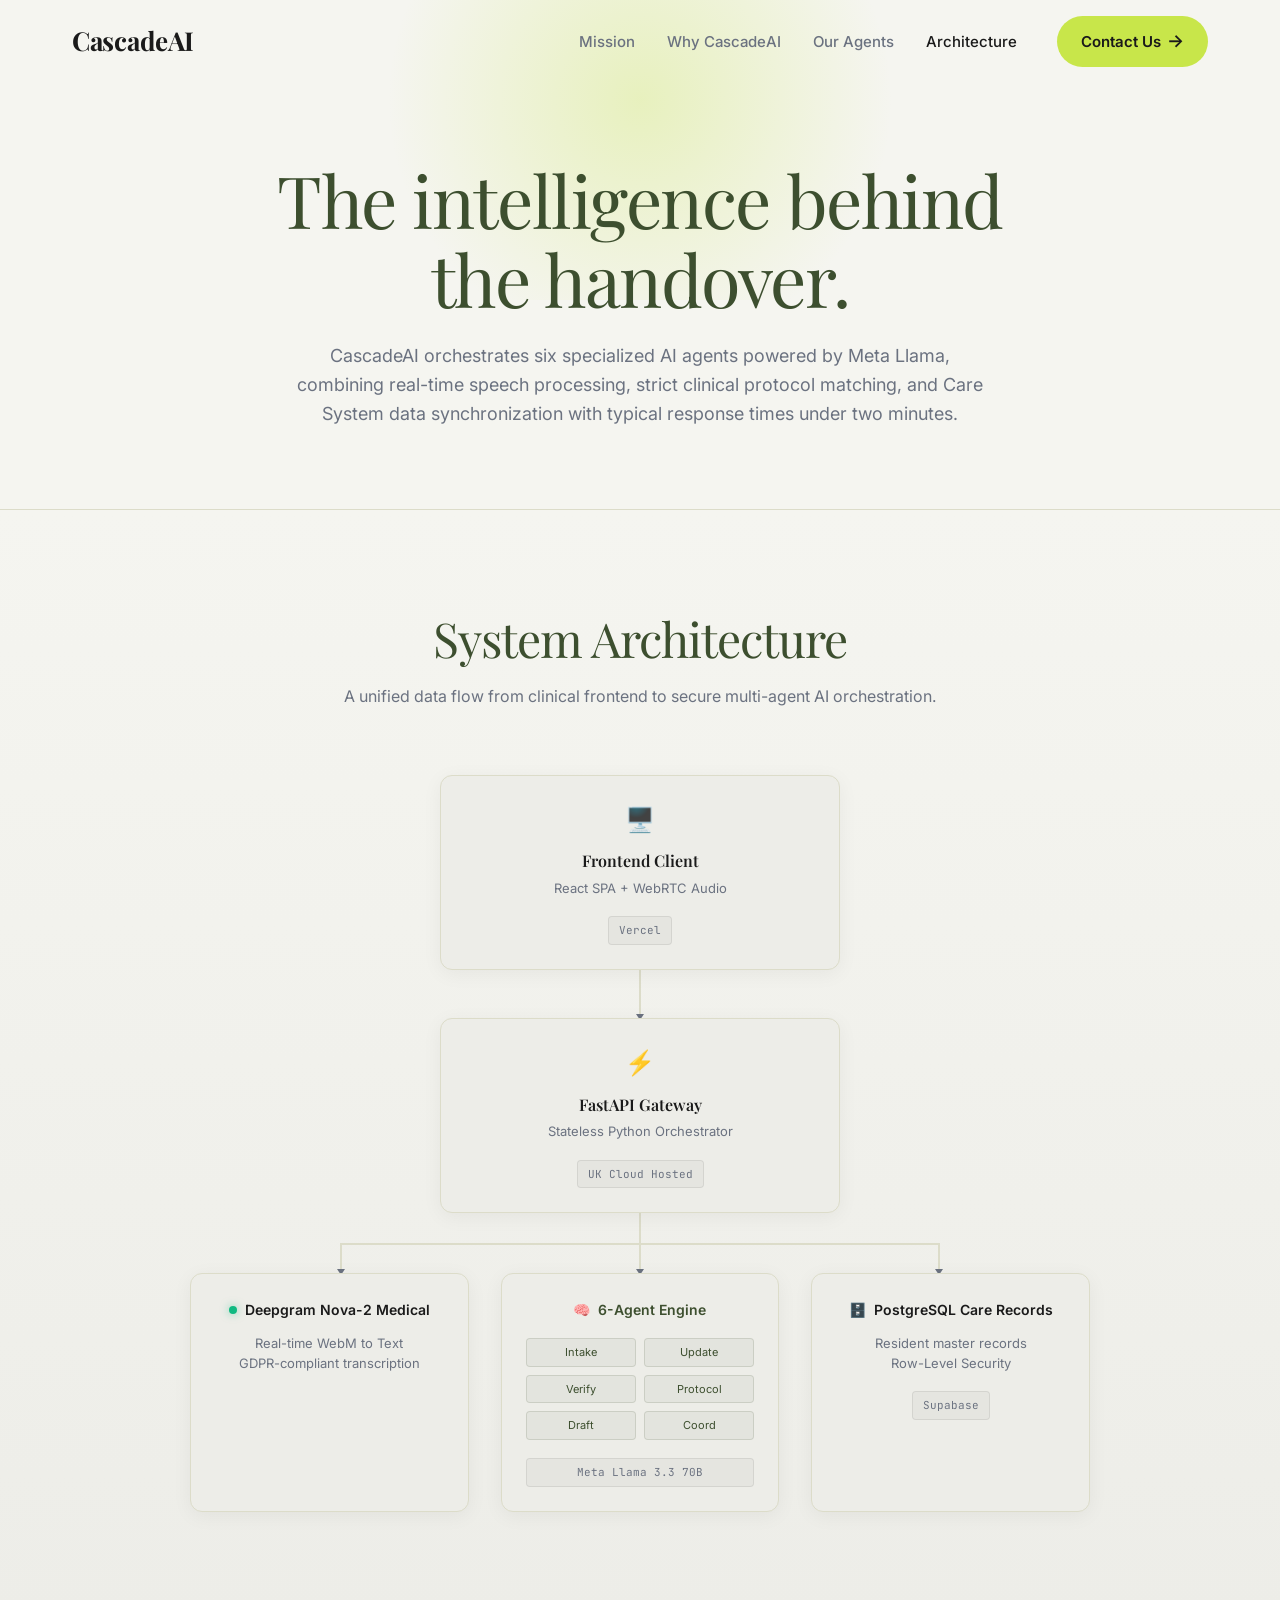
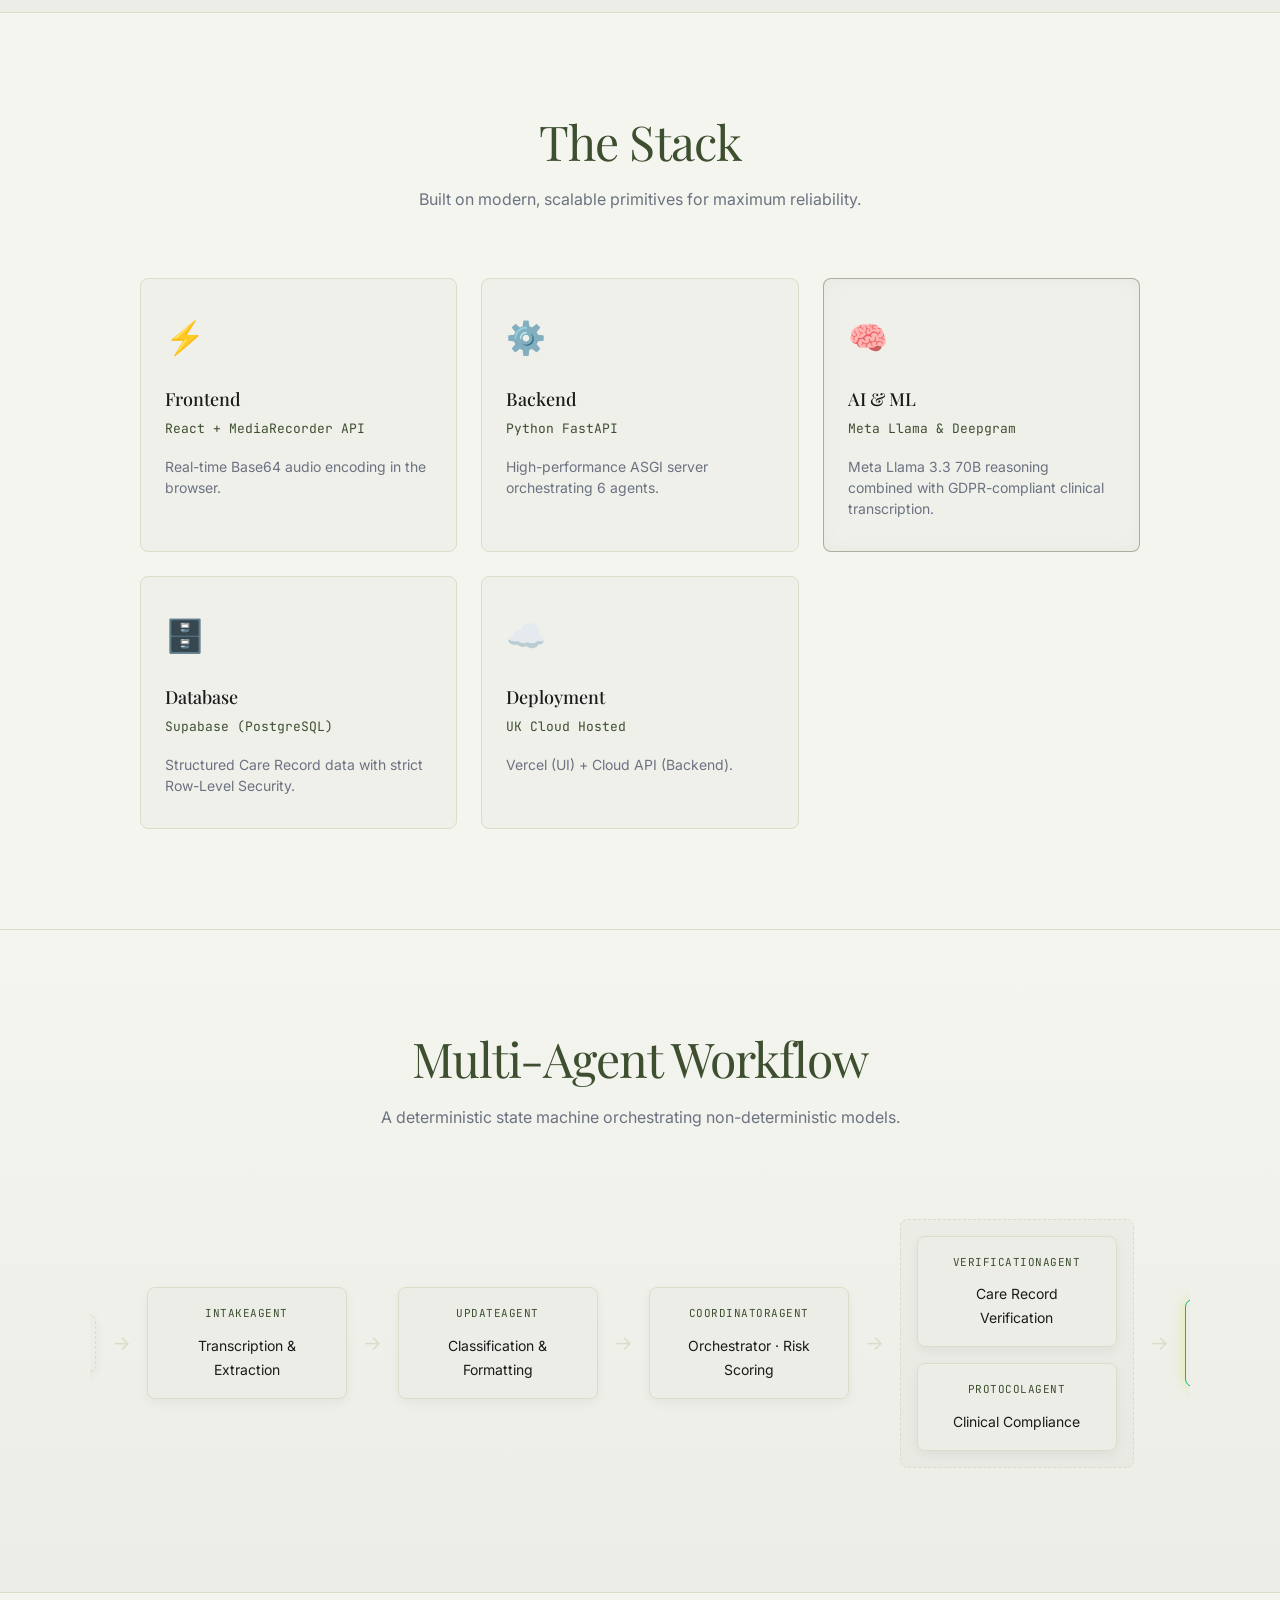
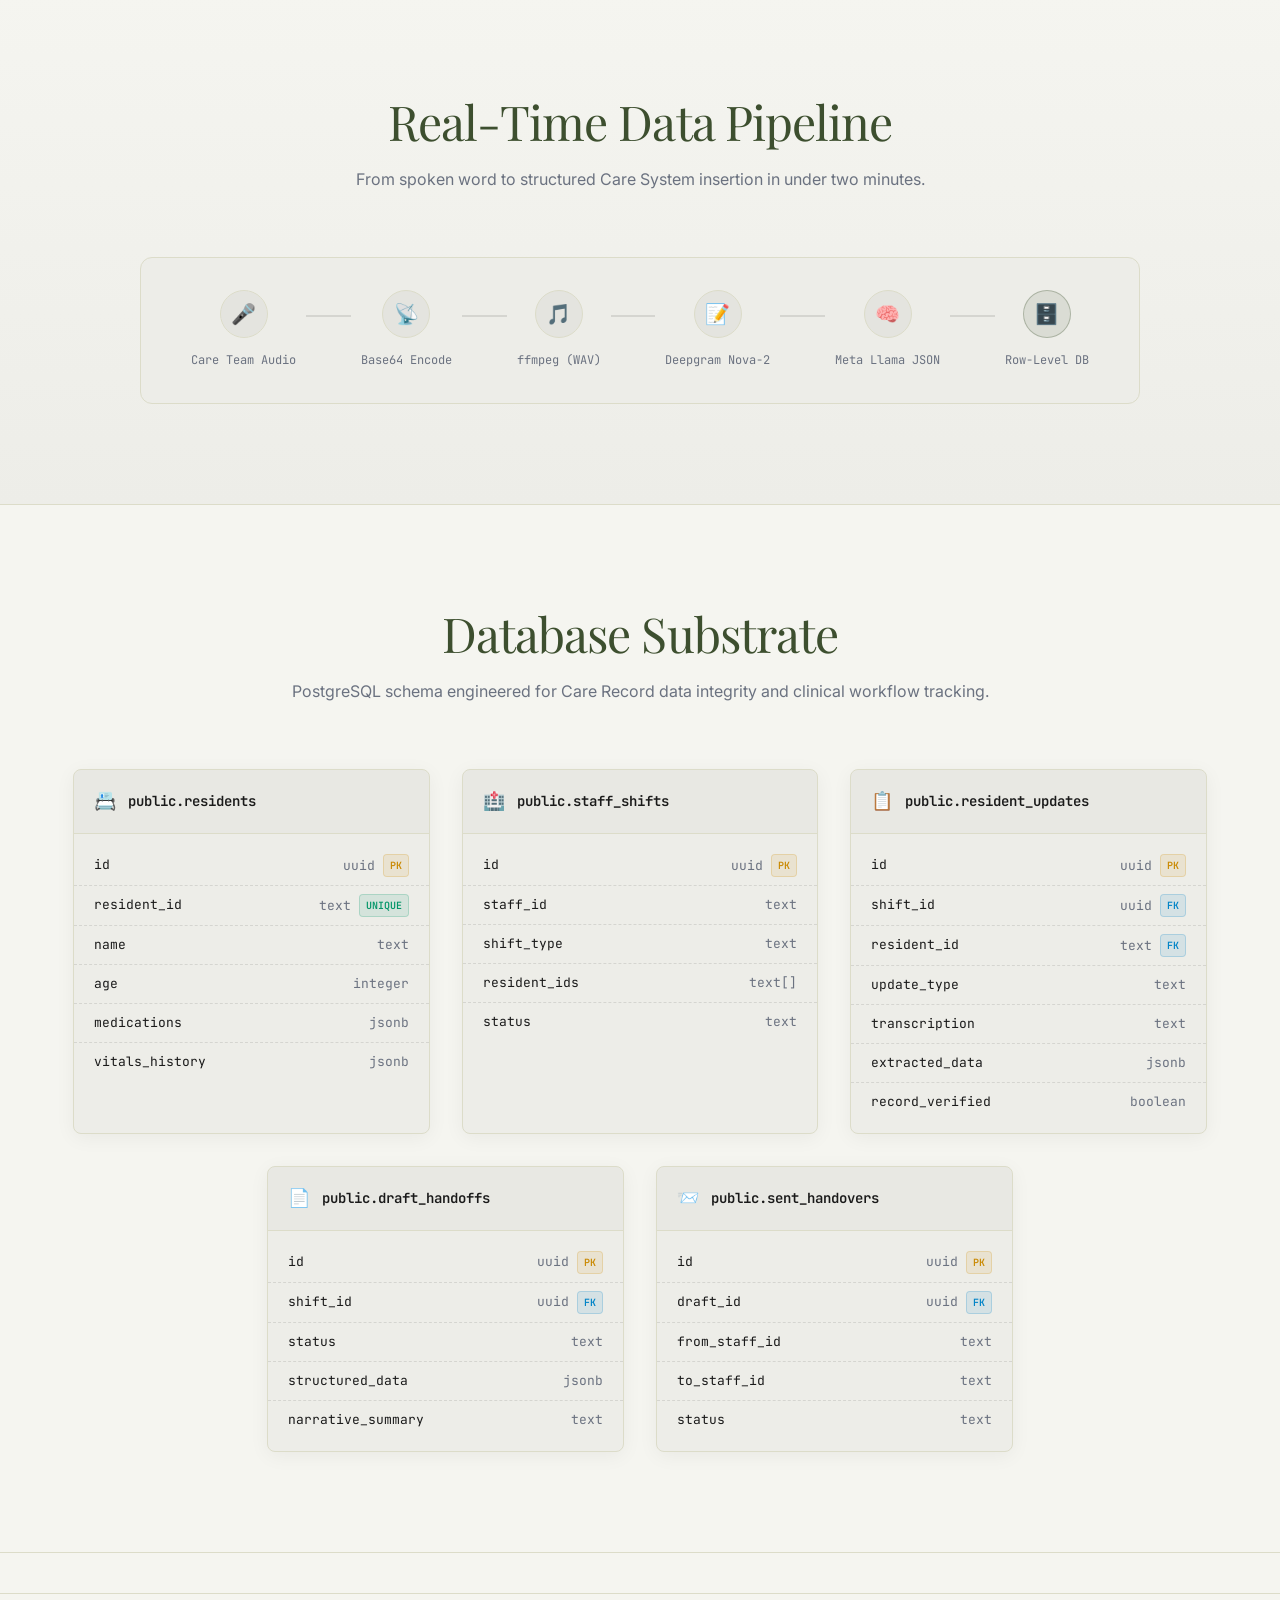
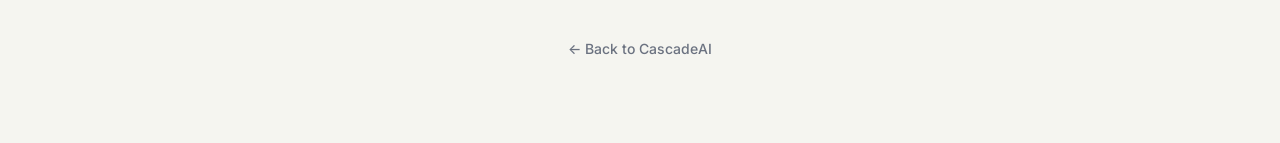
<file: architecture.html>
<!DOCTYPE html>
<html lang="en">

<head>
    <!-- Google tag (gtag.js) -->
    <script async src="https://www.googletagmanager.com/gtag/js?id=G-PNQ2NG5V5X"></script>
    <script>
      window.dataLayer = window.dataLayer || [];
      function gtag(){dataLayer.push(arguments);}
      gtag('js', new Date());

      gtag('config', 'G-PNQ2NG5V5X');
    </script>
    <meta charset="UTF-8">
    <meta name="viewport" content="width=device-width, initial-scale=1.0">
    <title>Architecture | CascadeAI</title>
    <meta name="description"
        content="Technical Architecture of CascadeAI - 6-Agent Clinical Handoff Intelligence System">
    <link rel="preconnect" href="https://fonts.googleapis.com">
    <link rel="preconnect" href="https://fonts.gstatic.com" crossorigin>
    <link
        href="https://fonts.googleapis.com/css2?family=Playfair+Display:ital,wght@0,400;0,500;0,600;0,700;1,400;1,500&family=Inter:wght@400;500;600;700&family=JetBrains+Mono:wght@400;500&display=swap"
        rel="stylesheet">
    <link rel="stylesheet" href="styles.css?v=5">
    <link rel="stylesheet" href="architecture.css?v=9">
    <!-- Microsoft Clarity -->
    <script type="text/javascript">
        (function(c,l,a,r,i,t,y){
            c[a]=c[a]||function(){(c[a].q=c[a].q||[]).push(arguments)};
            t=l.createElement(r);t.async=1;t.src="https://www.clarity.ms/tag/"+i;
            y=l.getElementsByTagName(r)[0];y.parentNode.insertBefore(t,y);
        })(window, document, "clarity", "script", "w08qp9l7ss");
    </script>
</head>

<body class="arch-body">

    <!-- ============ NAVIGATION ============ -->
    <nav id="nav" class="arch-nav">
        <div class="nav-inner">
            <a href="index.html" class="nav-logo">
                <span>CascadeAI</span>
            </a>
            <div class="nav-links" id="navLinks">
                <a href="index.html#mission" class="nav-link">Mission</a>
                <a href="index.html#outcomes" class="nav-link">Why CascadeAI</a>
                <a href="index.html#agents" class="nav-link">Our Agents</a>
                <a href="#" class="nav-link active">Architecture</a>
            </div>
            <a href="mailto:cascadeai.contact@gmail.com" class="nav-cta magnetic">Contact Us<span class="arrow">→</span></a>
            <button class="hamburger" id="hamburger" aria-label="Menu">
                <span></span><span></span><span></span>
            </button>
        </div>
    </nav>

    <!-- ============ HERO ARCHITECTURE ============ -->
    <header class="arch-hero">
        <div class="container">
            <div class="arch-hero-content">
                <h1 class="arch-title">The intelligence behind<br>the handover.</h1>
                <p class="arch-subtitle">CascadeAI orchestrates six specialized AI agents powered by Meta Llama,
                    combining real-time speech processing, strict clinical protocol matching, and Care System data
                    synchronization with typical response times under two minutes.</p>
            </div>
        </div>
    </header>

    <!-- ============ SECTION 1: HIGH LEVEL SYSTEM DIAGRAM ============ -->
    <section class="arch-section bg-gradient-dark">
        <div class="container">
            <div class="arch-section-header">
                <h2>System Architecture</h2>
                <p>A unified data flow from clinical frontend to secure multi-agent AI orchestration.</p>
            </div>

            <!-- Supabase-Inspired Diagram using CSS Grid -->
            <div class="system-diagram">
                <!-- Layer 1: Client -->
                <div class="diagram-layer">
                    <div class="diagram-box client-box">
                        <div class="box-icon">🖥️</div>
                        <h3>Frontend Client</h3>
                        <p>React SPA + WebRTC Audio</p>
                        <div class="tech-tag">Vercel</div>
                    </div>
                </div>

                <!-- Connectors -->
                <div class="diagram-connector">
                    <div class="arrow-down"></div>
                </div>

                <!-- Layer 2: API Gateway -->
                <div class="diagram-layer">
                    <div class="diagram-box api-box">
                        <div class="box-icon">⚡</div>
                        <h3>FastAPI Gateway</h3>
                        <p>Stateless Python Orchestrator</p>
                        <div class="tech-tag">UK Cloud Hosted</div>
                    </div>
                </div>

                <!-- Connectors Branching -->
                <div class="diagram-branch-connectors">
                    <div class="branch-line"></div>
                    <div class="arrow-down"></div>
                    <div class="arrow-down"></div>
                    <div class="arrow-down"></div>
                </div>

                <!-- Layer 3: Services (The 6 Agents + Speech + DB) -->
                <div class="diagram-layer grid-3">
                    <div class="diagram-box ai-service-box">
                        <div class="box-header">
                            <span class="status-dot"></span>
                            Deepgram Nova-2 Medical
                        </div>
                        <p>Real-time WebM to Text<br>GDPR-compliant transcription</p>
                    </div>

                    <div class="diagram-box core-engine-box">
                        <div class="box-header glow">
                            <span>🧠</span>
                            6-Agent Engine
                        </div>
                        <div class="engine-micro-grid">
                            <span>Intake</span>
                            <span>Update</span>
                            <span>Verify</span>
                            <span>Protocol</span>
                            <span>Draft</span>
                            <span>Coord</span>
                        </div>
                        <div class="tech-tag fluid">Meta Llama 3.3 70B</div>
                    </div>

                    <div class="diagram-box db-box">
                        <div class="box-header">
                            <span>🗄️</span>
                            PostgreSQL Care Records
                        </div>
                        <p>Resident master records<br>Row-Level Security</p>
                        <div class="tech-tag">Supabase</div>
                    </div>
                </div>
            </div>
        </div>
    </section>

    <!-- ============ SECTION 2: TECH STACK VISUALIZATION ============ -->
    <section class="arch-section">
        <div class="container">
            <div class="arch-section-header">
                <h2>The Stack</h2>
                <p>Built on modern, scalable primitives for maximum reliability.</p>
            </div>

            <!-- Vercel-Inspired Grid -->
            <div class="stack-grid">
                <div class="stack-card">
                    <div class="stack-icon">⚡</div>
                    <h3>Frontend</h3>
                    <p>React + MediaRecorder API</p>
                    <div class="stack-detail">Real-time Base64 audio encoding in the browser.</div>
                </div>
                <div class="stack-card">
                    <div class="stack-icon">⚙️</div>
                    <h3>Backend</h3>
                    <p>Python FastAPI</p>
                    <div class="stack-detail">High-performance ASGI server orchestrating 6 agents.</div>
                </div>
                <div class="stack-card glow-card">
                    <div class="stack-icon">🧠</div>
                    <h3>AI & ML</h3>
                    <p>Meta Llama & Deepgram</p>
                    <div class="stack-detail">Meta Llama 3.3 70B reasoning combined with GDPR-compliant clinical transcription.</div>
                </div>
                <div class="stack-card">
                    <div class="stack-icon">🗄️</div>
                    <h3>Database</h3>
                    <p>Supabase (PostgreSQL)</p>
                    <div class="stack-detail">Structured Care Record data with strict Row-Level Security.</div>
                </div>
                <div class="stack-card">
                    <div class="stack-icon">☁️</div>
                    <h3>Deployment</h3>
                    <p>UK Cloud Hosted</p>
                    <div class="stack-detail">Vercel (UI) + Cloud API (Backend).</div>
                </div>
            </div>
        </div>
    </section>

    <!-- ============ SECTION 3: MULTI-AGENT WORKFLOW ============ -->
    <section class="arch-section bg-gradient-dark">
        <div class="container">
            <div class="arch-section-header">
                <h2>Multi-Agent Workflow</h2>
                <p>A deterministic state machine orchestrating non-deterministic models.</p>
            </div>

            <!-- Temporal-Inspired Flow Chart -->
            <div class="workflow-diagram">
                <div class="wf-node start-node">
                    Audio / Text Input
                </div>

                <div class="wf-arrow">→</div>

                <div class="wf-node">
                    <div class="wf-label">IntakeAgent</div>
                    Transcription & Extraction
                </div>

                <div class="wf-arrow">→</div>

                <div class="wf-node">
                    <div class="wf-label">UpdateAgent</div>
                    Classification & Formatting
                </div>

                <div class="wf-arrow">→</div>

                <div class="wf-node">
                    <div class="wf-label">CoordinatorAgent</div>
                    Orchestrator &middot; Risk Scoring
                </div>

                <div class="wf-arrow">→</div>

                <!-- Parallel Verification block -->
                <div class="wf-parallel-group">
                    <div class="wf-node">
                        <div class="wf-label">VerificationAgent</div>
                        Care Record Verification
                    </div>
                    <div class="wf-node">
                        <div class="wf-label">ProtocolAgent</div>
                        Clinical Compliance
                    </div>
                </div>

                <div class="wf-arrow">→</div>

                <div class="wf-node end-node glow-node">
                    <div class="wf-label">DraftGenerator</div>
                    Narrative & Timeline
                </div>
            </div>
        </div>
    </section>

    <!-- ============ SECTION 4: DATA PIPELINE ============ -->
    <section class="arch-section bg-gradient-dark">
        <div class="container">
            <div class="arch-section-header">
                <h2>Real-Time Data Pipeline</h2>
                <p>From spoken word to structured Care System insertion in under two minutes.</p>
            </div>

            <!-- PostHog-Inspired Pipeline Tracker -->
            <div class="pipeline-track">
                <div class="pine-step">
                    <div class="pine-icon">🎤</div>
                    <div class="pine-text">Care Team Audio</div>
                </div>
                <div class="pine-line"></div>
                <div class="pine-step">
                    <div class="pine-icon">📡</div>
                    <div class="pine-text">Base64 Encode</div>
                </div>
                <div class="pine-line"></div>
                <div class="pine-step">
                    <div class="pine-icon">🎵</div>
                    <div class="pine-text">ffmpeg (WAV)</div>
                </div>
                <div class="pine-line"></div>
                <div class="pine-step">
                    <div class="pine-icon">📝</div>
                    <div class="pine-text">Deepgram Nova-2</div>
                </div>
                <div class="pine-line"></div>
                <div class="pine-step">
                    <div class="pine-icon">🧠</div>
                    <div class="pine-text">Meta Llama JSON</div>
                </div>
                <div class="pine-line"></div>
                <div class="pine-step pine-final">
                    <div class="pine-icon">🗄️</div>
                    <div class="pine-text">Row-Level DB</div>
                </div>
            </div>
        </div>
    </section>

    <!-- ============ SECTION 5: DATABASE SCHEMA ============ -->
    <section class="arch-section">
        <div class="container">
            <div class="arch-section-header">
                <h2>Database Substrate</h2>
                <p>PostgreSQL schema engineered for Care Record data integrity and clinical workflow tracking.</p>
            </div>

            <!-- Supabase-Inspired Schema Tables -->
            <div class="schema-grid">

                <!-- Table 1 -->
                <div class="schema-table">
                    <div class="schema-header">
                        <span class="table-icon">📇</span>
                        <span class="table-name">public.residents</span>
                    </div>
                    <div class="schema-rows">
                        <div class="schema-row">
                            <span class="col-name">id</span>
                            <span class="col-type">uuid <span class="pk">PK</span></span>
                        </div>
                        <div class="schema-row">
                            <span class="col-name">resident_id</span>
                            <span class="col-type">text <span class="unique">UNIQUE</span></span>
                        </div>
                        <div class="schema-row">
                            <span class="col-name">name</span>
                            <span class="col-type">text</span>
                        </div>
                        <div class="schema-row">
                            <span class="col-name">age</span>
                            <span class="col-type">integer</span>
                        </div>
                        <div class="schema-row">
                            <span class="col-name">medications</span>
                            <span class="col-type">jsonb</span>
                        </div>
                        <div class="schema-row">
                            <span class="col-name">vitals_history</span>
                            <span class="col-type">jsonb</span>
                        </div>
                    </div>
                </div>

                <!-- Table 2 -->
                <div class="schema-table">
                    <div class="schema-header">
                        <span class="table-icon">🏥</span>
                        <span class="table-name">public.staff_shifts</span>
                    </div>
                    <div class="schema-rows">
                        <div class="schema-row">
                            <span class="col-name">id</span>
                            <span class="col-type">uuid <span class="pk">PK</span></span>
                        </div>
                        <div class="schema-row">
                            <span class="col-name">staff_id</span>
                            <span class="col-type">text</span>
                        </div>
                        <div class="schema-row">
                            <span class="col-name">shift_type</span>
                            <span class="col-type">text</span>
                        </div>
                        <div class="schema-row">
                            <span class="col-name">resident_ids</span>
                            <span class="col-type">text[]</span>
                        </div>
                        <div class="schema-row">
                            <span class="col-name">status</span>
                            <span class="col-type">text</span>
                        </div>
                    </div>
                </div>

                <!-- Table 3 -->
                <div class="schema-table">
                    <div class="schema-header">
                        <span class="table-icon">📋</span>
                        <span class="table-name">public.resident_updates</span>
                    </div>
                    <div class="schema-rows">
                        <div class="schema-row">
                            <span class="col-name">id</span>
                            <span class="col-type">uuid <span class="pk">PK</span></span>
                        </div>
                        <div class="schema-row">
                            <span class="col-name">shift_id</span>
                            <span class="col-type">uuid <span class="fk">FK</span></span>
                        </div>
                        <div class="schema-row">
                            <span class="col-name">resident_id</span>
                            <span class="col-type">text <span class="fk">FK</span></span>
                        </div>
                        <div class="schema-row">
                            <span class="col-name">update_type</span>
                            <span class="col-type">text</span>
                        </div>
                        <div class="schema-row">
                            <span class="col-name">transcription</span>
                            <span class="col-type">text</span>
                        </div>
                        <div class="schema-row">
                            <span class="col-name">extracted_data</span>
                            <span class="col-type">jsonb</span>
                        </div>
                        <div class="schema-row">
                            <span class="col-name">record_verified</span>
                            <span class="col-type">boolean</span>
                        </div>
                    </div>
                </div>

                <!-- Table 4 -->
                <div class="schema-table">
                    <div class="schema-header">
                        <span class="table-icon">📄</span>
                        <span class="table-name">public.draft_handoffs</span>
                    </div>
                    <div class="schema-rows">
                        <div class="schema-row">
                            <span class="col-name">id</span>
                            <span class="col-type">uuid <span class="pk">PK</span></span>
                        </div>
                        <div class="schema-row">
                            <span class="col-name">shift_id</span>
                            <span class="col-type">uuid <span class="fk">FK</span></span>
                        </div>
                        <div class="schema-row">
                            <span class="col-name">status</span>
                            <span class="col-type">text</span>
                        </div>
                        <div class="schema-row">
                            <span class="col-name">structured_data</span>
                            <span class="col-type">jsonb</span>
                        </div>
                        <div class="schema-row">
                            <span class="col-name">narrative_summary</span>
                            <span class="col-type">text</span>
                        </div>
                    </div>
                </div>

                <!-- Table 5 -->
                <div class="schema-table">
                    <div class="schema-header">
                        <span class="table-icon">📨</span>
                        <span class="table-name">public.sent_handovers</span>
                    </div>
                    <div class="schema-rows">
                        <div class="schema-row">
                            <span class="col-name">id</span>
                            <span class="col-type">uuid <span class="pk">PK</span></span>
                        </div>
                        <div class="schema-row">
                            <span class="col-name">draft_id</span>
                            <span class="col-type">uuid <span class="fk">FK</span></span>
                        </div>
                        <div class="schema-row">
                            <span class="col-name">from_staff_id</span>
                            <span class="col-type">text</span>
                        </div>
                        <div class="schema-row">
                            <span class="col-name">to_staff_id</span>
                            <span class="col-type">text</span>
                        </div>
                        <div class="schema-row">
                            <span class="col-name">status</span>
                            <span class="col-type">text</span>
                        </div>
                    </div>
                </div>
            </div>
        </div>
    </section>

    <!-- Footer linking back to main -->
    <footer
        style="text-align: center; padding: 40px 0 80px; border-top: 1px solid var(--arch-border); margin-top: 40px;">
        <a href="index.html" class="nav-link"
            style="color: var(--arch-text-secondary); text-decoration: none; font-size: 14px; transition: color 0.2s;">
            ← Back to CascadeAI
        </a>
    </footer>

    <script src="script.js"></script>
</body>

</html>
</file>
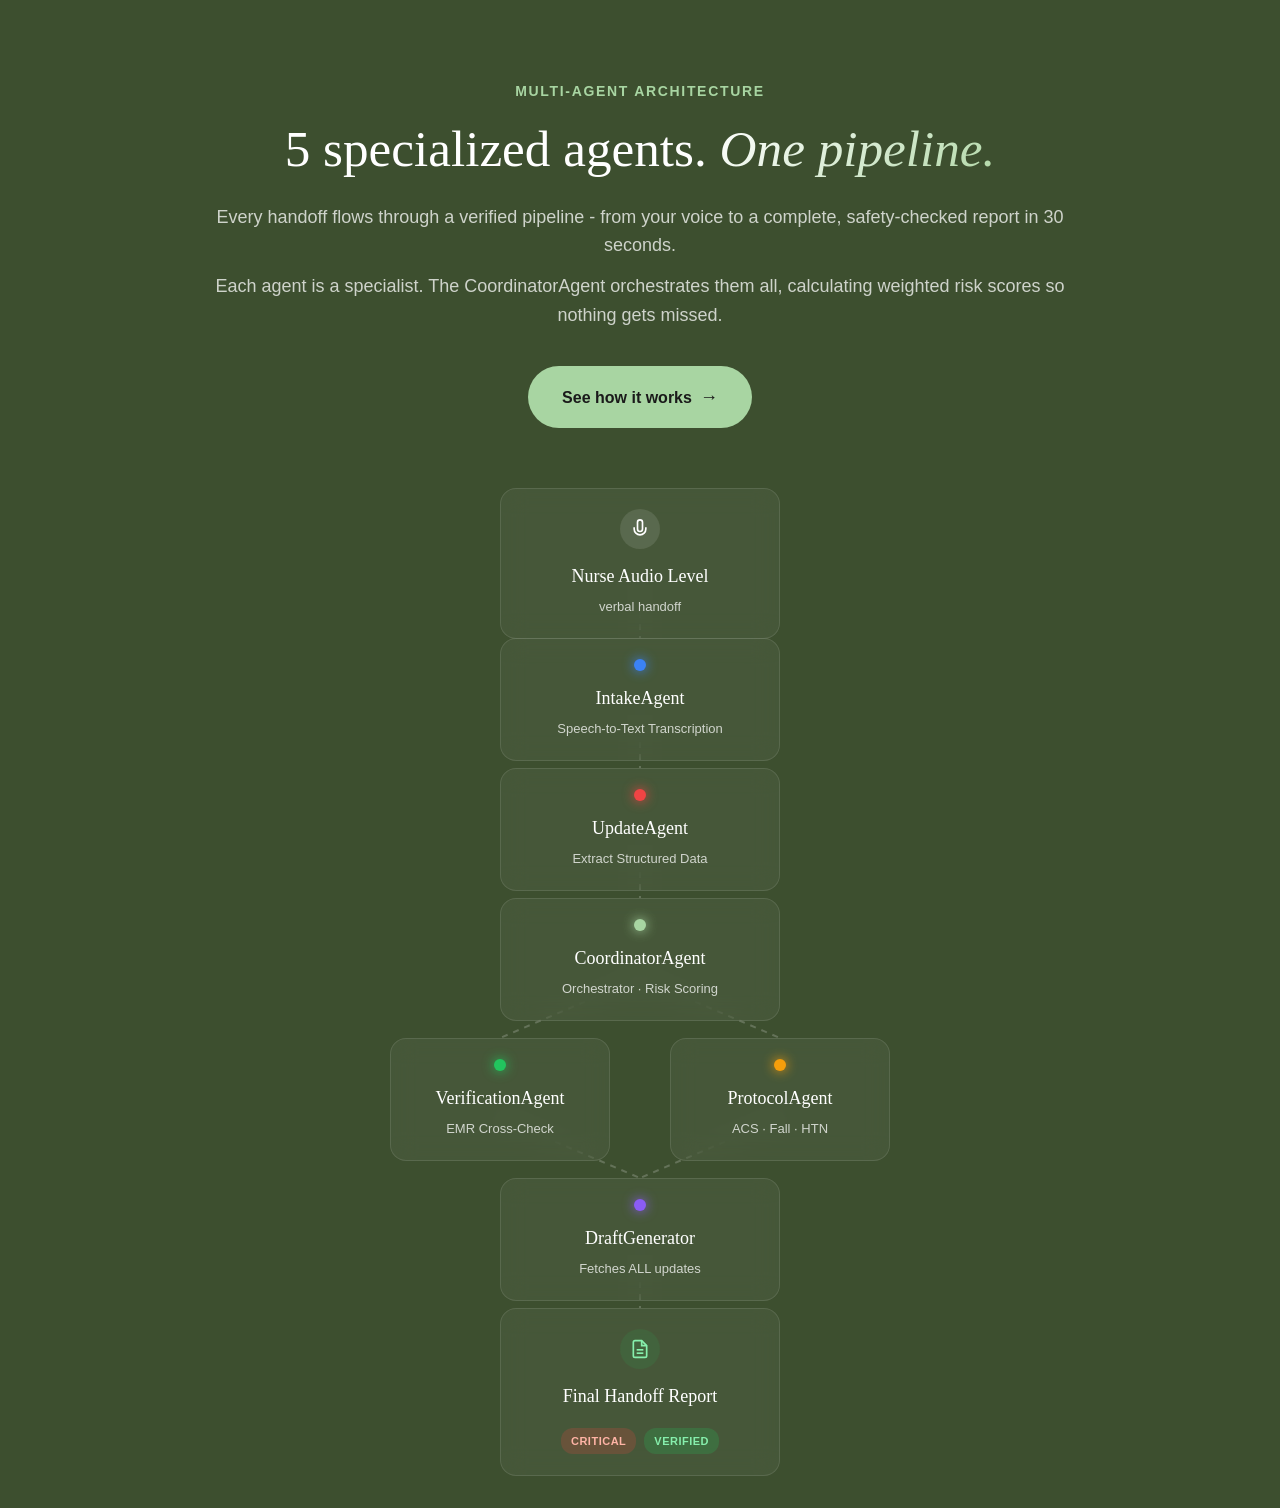
<file: centered-mockup.html>
<!DOCTYPE html>
<html lang="en">

<head>
    <meta charset="UTF-8">
    <meta name="viewport" content="width=device-width, initial-scale=1.0">
    <title>Centered Vertical Layout Mockup</title>
    <link rel="stylesheet" href="styles.css">
    <style>
        body {
            background: var(--bg-accent);
            padding: 80px 0;
        }

        .workflow-centered-layout {
            display: flex;
            flex-direction: column;
            align-items: center;
        }

        .workflow-text-top {
            text-align: center;
            max-width: 1000px;
            /* Wide enough for 1 line */
            margin-bottom: 60px;
            /* Space before diagram */
        }

        .workflow-text-top .workflow-title {
            font-size: clamp(32px, 4vw, 52px);
            margin-bottom: 24px;
            color: var(--text-on-dark);
            white-space: nowrap;
            /* Force 1 line */
        }

        .workflow-text-top .workflow-body {
            max-width: 900px;
            margin: 0 auto 12px auto;
            font-size: 18px;
            color: var(--text-on-dark-s);
            line-height: 1.6;
        }

        /* The diagram container */
        .workflow-diagram-center {
            position: relative;
            width: 100%;
            max-width: 600px;
            /* Contains the lines and nodes */
            height: 940px;
            /* Enough for all vertical nodes */
            margin: 0 auto;
        }

        /* Connecting lines */
        .wf-lines-svg {
            position: absolute;
            top: 0;
            left: 0;
            width: 100%;
            height: 100%;
            z-index: 1;
        }

        .w-line {
            stroke: rgba(255, 255, 255, 0.2);
            stroke-width: 2;
            stroke-dasharray: 6 6;
        }

        /* Nodes */
        .wf-v-node {
            position: absolute;
            left: 50%;
            transform: translateX(-50%);
            display: flex;
            flex-direction: column;
            align-items: center;
            justify-content: center;
            width: 280px;
            padding: 20px;
            border-radius: 16px;
            background: rgba(255, 255, 255, 0.05);
            /* very light card background exactly like original styles */
            border: 1px solid rgba(255, 255, 255, 0.1);
            backdrop-filter: blur(12px);
            -webkit-backdrop-filter: blur(12px);
            z-index: 2;
            text-align: center;
        }

        .wf-v-node-icon {
            color: #fff;
            margin-bottom: 12px;
            display: flex;
            align-items: center;
            justify-content: center;
            width: 40px;
            height: 40px;
            border-radius: 50%;
            background: rgba(255, 255, 255, 0.1);
        }

        .wf-v-node-dot {
            width: 12px;
            height: 12px;
            border-radius: 50%;
            margin-bottom: 12px;
            box-shadow: 0 0 12px currentColor;
        }

        .wf-v-name {
            font-family: var(--font-heading);
            font-size: 18px;
            font-weight: 500;
            color: var(--text-on-dark);
            margin-bottom: 4px;
        }

        .wf-v-sub {
            font-size: 13px;
            color: var(--text-on-dark-s);
        }

        .wf-v-badges {
            display: flex;
            gap: 8px;
            margin-top: 12px;
        }

        .wf-v-badge {
            font-size: 11px;
            font-weight: 600;
            text-transform: uppercase;
            letter-spacing: 0.5px;
            padding: 4px 10px;
            border-radius: 12px;
        }
    </style>
</head>

<body>
    <div class="container">
        <div class="workflow-centered-layout">

            <!-- Text on top, full width -->
            <div class="workflow-text-top">
                <p class="section-eyebrow section-eyebrow--light" style="justify-content: center;">Multi-agent
                    architecture</p>
                <h2 class="workflow-title">5 specialized agents. <em>One pipeline.</em></h2>
                <p class="workflow-body">Every handoff flows through a verified pipeline - from your voice to a
                    complete, safety-checked report in 30 seconds.</p>
                <p class="workflow-body">Each agent is a specialist. The CoordinatorAgent orchestrates them all,
                    calculating weighted risk scores so nothing gets missed.</p>
                <a href="#how-it-works" class="btn btn-mint magnetic"
                    style="margin-top: 24px; display: inline-flex;">See how it works <span
                        class="arrow">&rarr;</span></a>
            </div>

            <!-- Vertical diagram, centered -->
            <div class="workflow-diagram-center">
                <svg class="wf-lines-svg" viewBox="0 0 600 940" fill="none" preserveAspectRatio="xMidYMid meet">
                    <!-- 1. Audio to 2. Intake -->
                    <line x1="300" y1="100" x2="300" y2="150" class="w-line" />
                    <!-- 2. Intake to 3. Update -->
                    <line x1="300" y1="230" x2="300" y2="280" class="w-line" />
                    <!-- 3. Update to 4. Coordinator -->
                    <line x1="300" y1="360" x2="300" y2="410" class="w-line" />

                    <!-- 4. Coordinator to Parallels -->
                    <line x1="300" y1="490" x2="160" y2="550" class="w-line" />
                    <line x1="300" y1="490" x2="440" y2="550" class="w-line" />

                    <!-- Parallels to DraftGen -->
                    <line x1="160" y1="630" x2="300" y2="690" class="w-line" />
                    <line x1="440" y1="630" x2="300" y2="690" class="w-line" />

                    <!-- DraftGen to Final -->
                    <line x1="300" y1="770" x2="300" y2="820" class="w-line" />
                </svg>

                <div class="wf-v-node" style="top: 0px;">
                    <div class="wf-v-node-icon"><svg width="20" height="20" viewBox="0 0 24 24" fill="none"
                            stroke="currentColor" stroke-width="2">
                            <path d="M12 1a3 3 0 0 0-3 3v8a3 3 0 0 0 6 0V4a3 3 0 0 0-3-3z" />
                            <path d="M19 10v2a7 7 0 0 1-14 0v-2" />
                        </svg></div>
                    <span class="wf-v-name">Nurse Audio Level</span>
                    <span class="wf-v-sub">verbal handoff</span>
                </div>

                <div class="wf-v-node" style="top: 150px;">
                    <div class="wf-v-node-dot" style="background: var(--agent-blue); color: var(--agent-blue);"></div>
                    <span class="wf-v-name">IntakeAgent</span>
                    <span class="wf-v-sub">Speech-to-Text Transcription</span>
                </div>

                <div class="wf-v-node" style="top: 280px;">
                    <div class="wf-v-node-dot" style="background: var(--agent-red); color: var(--agent-red);"></div>
                    <span class="wf-v-name">UpdateAgent</span>
                    <span class="wf-v-sub">Extract Structured Data</span>
                </div>

                <div class="wf-v-node" style="top: 410px;">
                    <div class="wf-v-node-dot" style="background: var(--cta-mint); color: var(--cta-mint);"></div>
                    <span class="wf-v-name">CoordinatorAgent</span>
                    <span class="wf-v-sub">Orchestrator &middot; Risk Scoring</span>
                </div>

                <!-- Parallel left -->
                <div class="wf-v-node" style="top: 550px; left: 160px; width: 220px;">
                    <div class="wf-v-node-dot" style="background: var(--agent-green); color: var(--agent-green);"></div>
                    <span class="wf-v-name">VerificationAgent</span>
                    <span class="wf-v-sub">EMR Cross-Check</span>
                </div>

                <!-- Parallel right -->
                <div class="wf-v-node" style="top: 550px; left: 440px; width: 220px;">
                    <div class="wf-v-node-dot" style="background: var(--agent-amber); color: var(--agent-amber);"></div>
                    <span class="wf-v-name">ProtocolAgent</span>
                    <span class="wf-v-sub">ACS &middot; Fall &middot; HTN</span>
                </div>

                <div class="wf-v-node" style="top: 690px;">
                    <div class="wf-v-node-dot" style="background: var(--agent-purple); color: var(--agent-purple);">
                    </div>
                    <span class="wf-v-name">DraftGenerator</span>
                    <span class="wf-v-sub">Fetches ALL updates</span>
                </div>

                <div class="wf-v-node" style="top: 820px;">
                    <div class="wf-v-node-icon" style="color:#86efac; background: rgba(34, 197, 94, 0.1);"><svg
                            width="20" height="20" viewBox="0 0 24 24" fill="none" stroke="currentColor"
                            stroke-width="2">
                            <path d="M14 2H6a2 2 0 0 0-2 2v16a2 2 0 0 0 2 2h12a2 2 0 0 0 2-2V8z" />
                            <polyline points="14 2 14 8 20 8" />
                            <line x1="16" y1="13" x2="8" y2="13" />
                            <line x1="16" y1="17" x2="8" y2="17" />
                        </svg></div>
                    <span class="wf-v-name">Final Handoff Report</span>
                    <div class="wf-v-badges">
                        <span class="wf-v-badge"
                            style="color: #ffb4a6; background: rgba(239, 68, 68, 0.2);">CRITICAL</span>
                        <span class="wf-v-badge"
                            style="color: #86efac; background: rgba(34, 197, 94, 0.2);">VERIFIED</span>
                    </div>
                </div>

            </div>
        </div>
    </div>
</body>

</html>
</file>
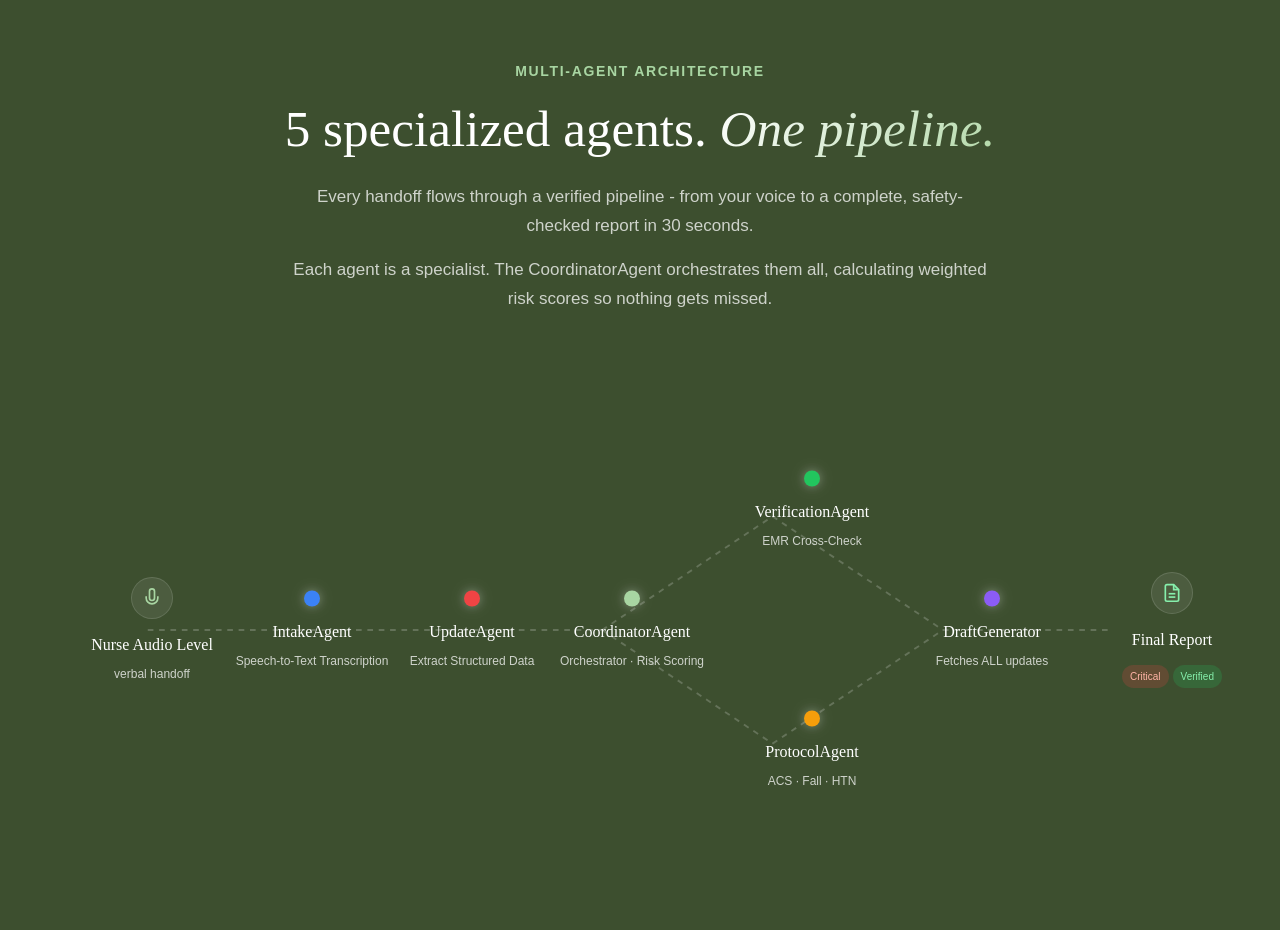
<file: horizontal-mockup.html>
<!DOCTYPE html>
<html lang="en">

<head>
    <meta charset="UTF-8">
    <meta name="viewport" content="width=device-width, initial-scale=1.0">
    <title>Horizontal Layout Mockup</title>
    <link rel="stylesheet" href="styles.css">
    <style>
        body {
            background: var(--bg-accent);
            padding: 60px 0;
        }

        .workflow-horizontal-layout {
            display: flex;
            flex-direction: column;
            align-items: center;
            gap: 60px;
        }

        .workflow-text-center {
            text-align: center;
            max-width: 900px;
            padding: 0 20px;
        }

        .workflow-text-center .workflow-title {
            font-size: clamp(32px, 4vw, 52px);
            margin-bottom: 24px;
            line-height: 1.15;
            color: var(--text-on-dark);
        }

        .workflow-text-center .workflow-body {
            max-width: 700px;
            margin: 0 auto 16px auto;
            font-size: 17px;
            color: var(--text-on-dark-s);
            line-height: 1.7;
        }

        .workflow-diagram-horiz {
            position: relative;
            width: 100%;
            max-width: 1200px;
            height: 480px;
            margin: 0 auto;
        }

        .wf-node-h {
            position: absolute;
            transform: translate(-50%, -50%);
            display: flex;
            flex-direction: column;
            align-items: center;
            text-align: center;
            gap: 8px;
            width: 160px;
            z-index: 2;
        }

        .wf-h-name {
            font-family: var(--font-heading);
            font-size: 16px;
            font-weight: 500;
            color: var(--text-on-dark);
        }

        .wf-h-sub {
            font-size: 12px;
            color: var(--text-on-dark-s);
            line-height: 1.4;
        }

        .wf-h-badge {
            font-size: 10px;
            padding: 3px 8px;
            border-radius: 12px;
            background: rgba(255, 255, 255, 0.1);
            margin-top: 4px;
        }

        .wf-h-badge--crit {
            color: #ffb4a6;
            background: rgba(239, 68, 68, 0.2);
        }

        .wf-h-badge--caut {
            color: #fde68a;
            background: rgba(245, 158, 11, 0.2);
        }

        .wf-h-badge--ver {
            color: #86efac;
            background: rgba(34, 197, 94, 0.2);
        }
    </style>
</head>

<body>
    <div class="container">
        <div class="workflow-horizontal-layout">
            <div class="workflow-text-center">
                <p class="section-eyebrow section-eyebrow--light" style="justify-content: center;">Multi-agent
                    architecture</p>
                <h2 class="workflow-title">5 specialized agents. <em>One pipeline.</em></h2>
                <p class="workflow-body">Every handoff flows through a verified pipeline - from your voice to a
                    complete, safety-checked report in 30 seconds.</p>
                <p class="workflow-body">Each agent is a specialist. The CoordinatorAgent orchestrates them all,
                    calculating weighted risk scores so nothing gets missed.</p>
            </div>

            <div class="workflow-diagram-horiz">
                <svg class="workflow-lines" viewBox="0 0 1200 480" fill="none" preserveAspectRatio="xMidYMid meet"
                    style="position:absolute; width:100%; height:100%; top:0; left:0; z-index: 1;">
                    <line x1="80" y1="240" x2="240" y2="240" stroke="rgba(255,255,255,0.2)" stroke-width="2"
                        stroke-dasharray="6 6" />
                    <line x1="240" y1="240" x2="400" y2="240" stroke="rgba(255,255,255,0.2)" stroke-width="2"
                        stroke-dasharray="6 6" />
                    <line x1="400" y1="240" x2="560" y2="240" stroke="rgba(255,255,255,0.2)" stroke-width="2"
                        stroke-dasharray="6 6" />

                    <line x1="560" y1="240" x2="740" y2="120" stroke="rgba(255,255,255,0.2)" stroke-width="2"
                        stroke-dasharray="6 6" />
                    <line x1="560" y1="240" x2="740" y2="360" stroke="rgba(255,255,255,0.2)" stroke-width="2"
                        stroke-dasharray="6 6" />

                    <line x1="740" y1="120" x2="920" y2="240" stroke="rgba(255,255,255,0.2)" stroke-width="2"
                        stroke-dasharray="6 6" />
                    <line x1="740" y1="360" x2="920" y2="240" stroke="rgba(255,255,255,0.2)" stroke-width="2"
                        stroke-dasharray="6 6" />

                    <line x1="920" y1="240" x2="1100" y2="240" stroke="rgba(255,255,255,0.2)" stroke-width="2"
                        stroke-dasharray="6 6" />
                </svg>

                <div class="wf-node-h" style="left: 80px; top: 240px;">
                    <div class="wf-node-icon"><svg width="20" height="20" viewBox="0 0 24 24" fill="none"
                            stroke="currentColor" stroke-width="2">
                            <path d="M12 1a3 3 0 0 0-3 3v8a3 3 0 0 0 6 0V4a3 3 0 0 0-3-3z" />
                            <path d="M19 10v2a7 7 0 0 1-14 0v-2" />
                        </svg></div>
                    <span class="wf-h-name">Nurse Audio Level</span>
                    <span class="wf-h-sub">verbal handoff</span>
                </div>

                <div class="wf-node-h" style="left: 240px; top: 240px;">
                    <div class="wf-node-dot" style="background: var(--agent-blue);"></div>
                    <span class="wf-h-name">IntakeAgent</span>
                    <span class="wf-h-sub">Speech-to-Text Transcription</span>
                </div>

                <div class="wf-node-h" style="left: 400px; top: 240px;">
                    <div class="wf-node-dot" style="background: var(--agent-red);"></div>
                    <span class="wf-h-name">UpdateAgent</span>
                    <span class="wf-h-sub">Extract Structured Data</span>
                </div>

                <div class="wf-node-h" style="left: 560px; top: 240px;">
                    <div class="wf-node-dot" style="background: var(--cta-mint);"></div>
                    <span class="wf-h-name">CoordinatorAgent</span>
                    <span class="wf-h-sub">Orchestrator &middot; Risk Scoring</span>
                </div>

                <div class="wf-node-h" style="left: 740px; top: 120px;">
                    <div class="wf-node-dot" style="background: var(--agent-green);"></div>
                    <span class="wf-h-name">VerificationAgent</span>
                    <span class="wf-h-sub">EMR Cross-Check</span>
                </div>

                <div class="wf-node-h" style="left: 740px; top: 360px;">
                    <div class="wf-node-dot" style="background: var(--agent-amber);"></div>
                    <span class="wf-h-name">ProtocolAgent</span>
                    <span class="wf-h-sub">ACS &middot; Fall &middot; HTN</span>
                </div>

                <div class="wf-node-h" style="left: 920px; top: 240px;">
                    <div class="wf-node-dot" style="background: var(--agent-purple);"></div>
                    <span class="wf-h-name">DraftGenerator</span>
                    <span class="wf-h-sub">Fetches ALL updates</span>
                </div>

                <div class="wf-node-h" style="left: 1100px; top: 240px;">
                    <div class="wf-node-icon" style="color:#86efac"><svg width="20" height="20" viewBox="0 0 24 24"
                            fill="none" stroke="currentColor" stroke-width="2">
                            <path d="M14 2H6a2 2 0 0 0-2 2v16a2 2 0 0 0 2 2h12a2 2 0 0 0 2-2V8z" />
                            <polyline points="14 2 14 8 20 8" />
                            <line x1="16" y1="13" x2="8" y2="13" />
                            <line x1="16" y1="17" x2="8" y2="17" />
                        </svg></div>
                    <span class="wf-h-name">Final Report</span>
                    <div style="display:flex; gap:4px; justify-content:center"><span
                            class="wf-h-badge wf-h-badge--crit">Critical</span><span
                            class="wf-h-badge wf-h-badge--ver">Verified</span></div>
                </div>

            </div>
        </div>
    </div>
</body>

</html>
</file>
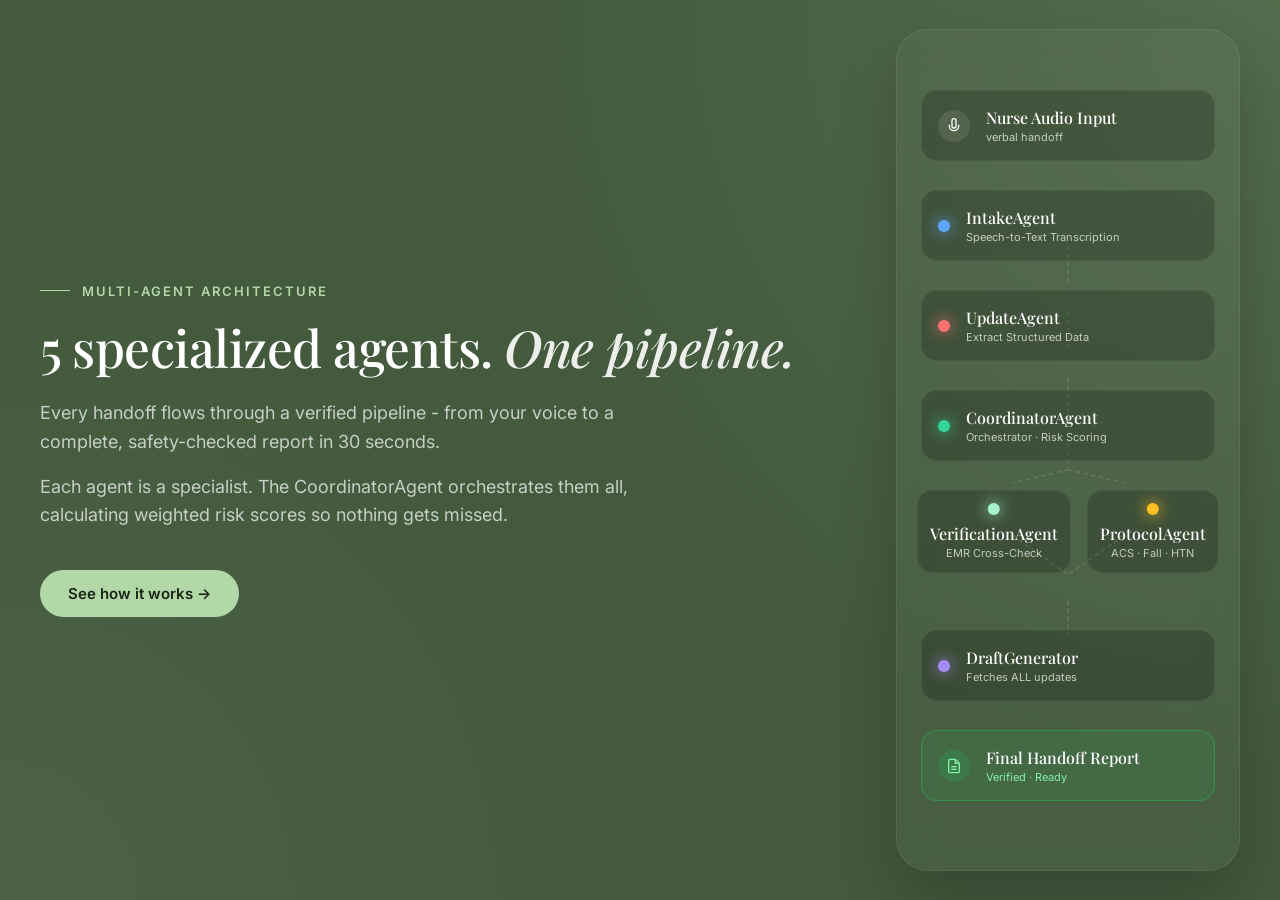
<file: stunning-mockup.html>
<!DOCTYPE html>
<html lang="en">

<head>
    <meta charset="UTF-8">
    <meta name="viewport" content="width=device-width, initial-scale=1.0">
    <title>Stunning Pipeline Layout Mockup</title>
    <!-- Importing same fonts for accuracy -->
    <link
        href="https://fonts.googleapis.com/css2?family=Playfair+Display:ital,wght@0,400;0,500;0,600;0,700;1,400;1,500&family=Inter:wght@300;400;500;600&display=swap"
        rel="stylesheet">
    <style>
        :root {
            --bg-accent: #435A3D;
            /* Deep Olive */
            --text-on-dark: #FFFFFF;
            --text-on-dark-s: rgba(255, 255, 255, 0.7);
            --font-heading: 'Playfair Display', serif;
            --font-body: 'Inter', sans-serif;
            --mint: #B2D8A8;
        }

        body {
            margin: 0;
            background: var(--bg-accent);
            color: var(--text-on-dark);
            font-family: var(--font-body);
            display: flex;
            align-items: center;
            justify-content: center;
            min-height: 100vh;
            overflow-x: hidden;
            background-image: radial-gradient(circle at 100% 0%, rgba(178, 216, 168, 0.15) 0%, transparent 50%),
                radial-gradient(circle at 0% 100%, rgba(255, 255, 255, 0.05) 0%, transparent 40%);
        }

        .container {
            width: 100%;
            max-width: 1300px;
            /* Wide container */
            padding: 0 40px;
        }

        .layout-grid {
            display: grid;
            grid-template-columns: 1.2fr 1fr;
            /* Text gets 55%, Diagram 45% */
            gap: 60px;
            align-items: center;
        }

        /* TEXT COLUMN */
        .text-column {
            padding-right: 40px;
        }

        .eyebrow {
            font-size: 13px;
            text-transform: uppercase;
            letter-spacing: 2px;
            font-weight: 600;
            color: var(--mint);
            margin-bottom: 20px;
            display: flex;
            align-items: center;
            gap: 12px;
        }

        .eyebrow::before {
            content: '';
            width: 30px;
            height: 1px;
            background: var(--mint);
        }

        h2.title {
            font-family: var(--font-heading);
            font-size: clamp(36px, 4vw, 54px);
            font-weight: 500;
            line-height: 1.1;
            margin: 0 0 24px 0;
            white-space: nowrap;
            /* FORCES ONE LINE */
        }

        h2.title em {
            font-style: italic;
            opacity: 0.9;
        }

        p.desc {
            font-size: 18px;
            line-height: 1.6;
            color: var(--text-on-dark-s);
            margin: 0 0 16px 0;
            max-width: 600px;
        }

        .btn {
            display: inline-flex;
            align-items: center;
            gap: 8px;
            background: var(--mint);
            color: #1a2416;
            padding: 14px 28px;
            border-radius: 30px;
            text-decoration: none;
            font-weight: 600;
            font-size: 15px;
            margin-top: 24px;
            transition: transform 0.3s;
        }

        .btn:hover {
            transform: translateY(-2px);
        }

        /* DIAGRAM COLUMN - Compact Glassmorphism */
        .diagram-column {
            position: relative;
            background: rgba(255, 255, 255, 0.03);
            border: 1px solid rgba(255, 255, 255, 0.08);
            border-radius: 32px;
            padding: 60px 40px;
            display: flex;
            justify-content: center;
            backdrop-filter: blur(20px);
            -webkit-backdrop-filter: blur(20px);
            box-shadow: 0 30px 60px rgba(0, 0, 0, 0.2);
            /* Scale diagram down slightly so it fits beautifully without taking 1000px height */
            height: 720px;
            /* Fixed height! */
        }

        /* Internal diagram wrapper */
        .diagram-inner {
            position: relative;
            width: 100%;
            max-width: 400px;
            height: 100%;
        }

        /* SVG Lines */
        .svg-lines {
            position: absolute;
            top: 0;
            left: 0;
            width: 100%;
            height: 100%;
            z-index: 1;
            pointer-events: none;
        }

        .svg-lines path {
            fill: none;
            stroke: rgba(255, 255, 255, 0.15);
            stroke-width: 2;
            stroke-dasharray: 6 6;
            animation: dash 30s linear infinite;
        }

        @keyframes dash {
            to {
                stroke-dashoffset: -1000;
            }
        }

        /* Glowing Nodes */
        .node {
            position: absolute;
            left: 50%;
            transform: translateX(-50%);
            display: flex;
            align-items: center;
            gap: 16px;
            width: 260px;
            padding: 16px;
            background: rgba(0, 0, 0, 0.2);
            border: 1px solid rgba(255, 255, 255, 0.05);
            border-radius: 16px;
            z-index: 2;
            transition: all 0.3s ease;
            cursor: default;
        }

        .node:hover {
            background: rgba(255, 255, 255, 0.08);
            transform: translateX(-50%) translateY(-2px) scale(1.02);
            border-color: rgba(255, 255, 255, 0.2);
        }

        .n-dot {
            width: 12px;
            height: 12px;
            border-radius: 50%;
            box-shadow: 0 0 15px currentColor;
            flex-shrink: 0;
        }

        .n-icon {
            width: 32px;
            height: 32px;
            border-radius: 50%;
            background: rgba(255, 255, 255, 0.1);
            display: flex;
            align-items: center;
            justify-content: center;
            color: #fff;
            flex-shrink: 0;
        }

        .n-icon svg {
            width: 16px;
            height: 16px;
        }

        .n-text {
            display: flex;
            flex-direction: column;
            gap: 2px;
        }

        .n-name {
            font-family: var(--font-heading);
            font-size: 16px;
            font-weight: 500;
        }

        .n-sub {
            font-size: 11px;
            color: var(--text-on-dark-s);
        }

        /* Positioning compact */
        /* Total height 480 used */
        .n-1 {
            top: 0;
        }

        .n-2 {
            top: 100px;
        }

        .n-3 {
            top: 200px;
        }

        .n-4 {
            top: 300px;
        }

        /* Parallels */
        .n-5-wrap {
            position: absolute;
            top: 400px;
            left: 50%;
            transform: translateX(-50%);
            display: flex;
            gap: 16px;
            width: 100%;
            justify-content: center;
        }

        .n-p {
            position: relative;
            left: auto;
            transform: none;
            width: 160px;
            padding: 12px;
            flex-direction: column;
            text-align: center;
            gap: 8px;
        }

        .n-p .n-text {
            align-items: center;
        }

        .n-6 {
            top: 540px;
        }

        .n-7 {
            top: 640px;
            border-color: rgba(34, 197, 94, 0.4);
            background: rgba(34, 197, 94, 0.1);
        }
    </style>
</head>

<body>

    <div class="container">
        <div class="layout-grid">

            <!-- Left: Text -->
            <div class="text-column">
                <div class="eyebrow">Multi-agent architecture</div>
                <h2 class="title" style="letter-spacing: -0.5px;">5 specialized agents. <em>One pipeline.</em></h2>
                <!-- Text kept short to strictly enforce 1-2 lines constraint! -->
                <p class="desc">Every handoff flows through a verified pipeline - from your voice to a complete,
                    safety-checked report in 30 seconds.</p>
                <p class="desc">Each agent is a specialist. The CoordinatorAgent orchestrates them all, calculating
                    weighted risk scores so nothing gets missed.</p>
                <a href="#demo" class="btn">See how it works &rarr;</a>
            </div>

            <!-- Right: Premium Compact Diagram -->
            <div class="diagram-column">
                <div class="diagram-inner">
                    <!-- Lines connecting centers using viewBox mapping -->
                    <svg class="svg-lines" viewBox="0 0 400 700">
                        <!-- Direct path down -->
                        <path d="M 200 40 L 200 100" />
                        <path d="M 200 140 L 200 200" />
                        <path d="M 200 240 L 200 300" />
                        <path d="M 200 340 L 200 380" />
                        <!-- Branching to parallels -->
                        <path d="M 200 380 L 115 400" />
                        <path d="M 200 380 L 285 400" />
                        <!-- Converging from parallels -->
                        <path d="M 115 480 L 200 540" />
                        <path d="M 285 480 L 200 540" />
                        <!-- Direct path down -->
                        <path d="M 200 580 L 200 640" />
                    </svg>

                    <!-- Nodes -->
                    <div class="node n-1">
                        <div class="n-icon"><svg viewBox="0 0 24 24" fill="none" stroke="currentColor" stroke-width="2">
                                <path d="M12 1a3 3 0 0 0-3 3v8a3 3 0 0 0 6 0V4a3 3 0 0 0-3-3z" />
                                <path d="M19 10v2a7 7 0 0 1-14 0v-2" />
                            </svg></div>
                        <div class="n-text">
                            <span class="n-name">Nurse Audio Input</span>
                            <span class="n-sub">verbal handoff</span>
                        </div>
                    </div>

                    <div class="node n-2">
                        <div class="n-dot" style="color: #60A5FA; background: #60A5FA;"></div>
                        <div class="n-text">
                            <span class="n-name">IntakeAgent</span>
                            <span class="n-sub">Speech-to-Text Transcription</span>
                        </div>
                    </div>

                    <div class="node n-3">
                        <div class="n-dot" style="color: #F87171; background: #F87171;"></div>
                        <div class="n-text">
                            <span class="n-name">UpdateAgent</span>
                            <span class="n-sub">Extract Structured Data</span>
                        </div>
                    </div>

                    <div class="node n-4">
                        <div class="n-dot" style="color: #34D399; background: #34D399;"></div>
                        <div class="n-text">
                            <span class="n-name">CoordinatorAgent</span>
                            <span class="n-sub">Orchestrator &middot; Risk Scoring</span>
                        </div>
                    </div>

                    <!-- Parallels -->
                    <div class="n-5-wrap">
                        <div class="node n-p">
                            <div class="n-dot" style="color: #A7F3D0; background: #A7F3D0;"></div>
                            <div class="n-text">
                                <span class="n-name">VerificationAgent</span>
                                <span class="n-sub">EMR Cross-Check</span>
                            </div>
                        </div>
                        <div class="node n-p">
                            <div class="n-dot" style="color: #FBBF24; background: #FBBF24;"></div>
                            <div class="n-text">
                                <span class="n-name">ProtocolAgent</span>
                                <span class="n-sub">ACS &middot; Fall &middot; HTN</span>
                            </div>
                        </div>
                    </div>

                    <div class="node n-6">
                        <div class="n-dot" style="color: #A78BFA; background: #A78BFA;"></div>
                        <div class="n-text">
                            <span class="n-name">DraftGenerator</span>
                            <span class="n-sub">Fetches ALL updates</span>
                        </div>
                    </div>

                    <div class="node n-7">
                        <div class="n-icon" style="color:#86efac; background: rgba(34, 197, 94, 0.2);"><svg
                                viewBox="0 0 24 24" fill="none" stroke="currentColor" stroke-width="2">
                                <path d="M14 2H6a2 2 0 0 0-2 2v16a2 2 0 0 0 2 2h12a2 2 0 0 0 2-2V8z" />
                                <polyline points="14 2 14 8 20 8" />
                                <line x1="16" y1="13" x2="8" y2="13" />
                                <line x1="16" y1="17" x2="8" y2="17" />
                            </svg></div>
                        <div class="n-text">
                            <span class="n-name">Final Handoff Report</span>
                            <span class="n-sub" style="color:#86efac;">Verified &middot; Ready</span>
                        </div>
                    </div>

                </div>
            </div>

        </div>
    </div>

</body>

</html>
</file>
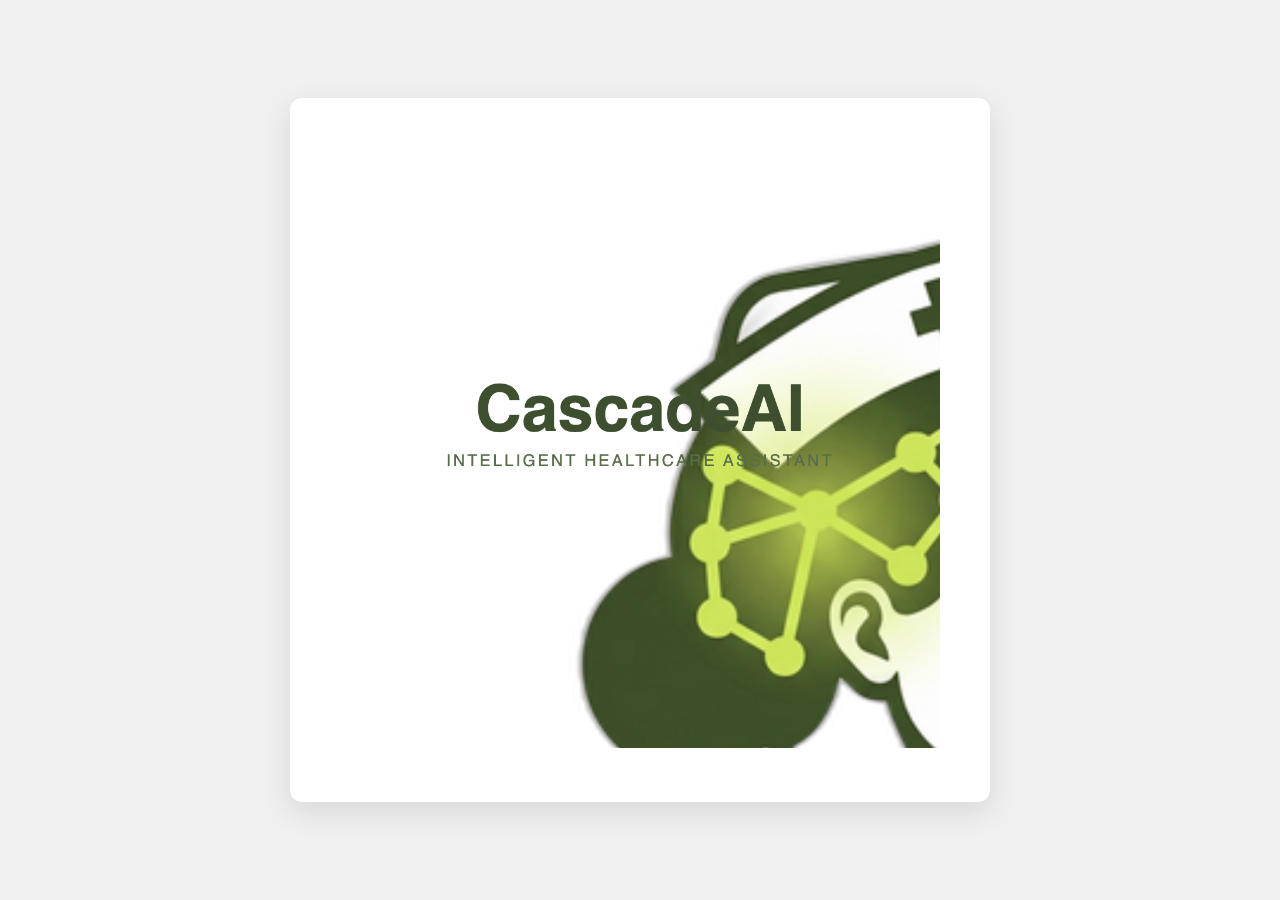
<file: test_logo.html>
<!DOCTYPE html>
<html>
<head>
    <style>
        body { background: #f0f0f0; display: flex; justify-content: center; align-items: center; height: 100vh; margin: 0; }
        .logo-container { background: white; padding: 50px; border-radius: 12px; box-shadow: 0 10px 30px rgba(0,0,0,0.1); }
        img { max-width: 600px; }
    </style>
</head>
<body>
    <div class="logo-container">
        <img src="assets/logo/cascade-logo-full-1024.png" />
    </div>
</body>
</html>
</file>
<file: styles.css>
/* ===================================================================
   CascadeAI — Premium Healthcare Design System
   Inspired by: Tandem Health (light bg, serif, lime CTAs, pill buttons)
                Kabilah (bold blue sections, nurse imagery, high contrast)
   =================================================================== */

/* ===== DESIGN TOKENS ===== */
:root {
    /* Backgrounds */
    --bg-primary: #F5F5F0;
    /* Tandem warm off-white */
    --bg-card: #EDEDE8;
    /* Tandem soft gray cards */
    --bg-accent: #3D4F2F;
    /* Deep Olive */
    --bg-accent-deep: #2E3D22;
    /* Darker olive for hover */
    --bg-white: #FFFFFF;

    /* Text */
    --text-primary: #1A1A1A;
    /* near-black */
    --text-secondary: #6B7280;
    /* muted gray */
    --text-on-dark: #FFFFFF;
    --text-on-dark-s: rgba(255, 255, 255, 0.75);

    /* Accents */
    --cta-lime: #C8E64A;
    /* Tandem lime-green */
    --cta-lime-hover: #B8D63A;
    --cta-mint: #A8D5A2;
    /* Soft sage-green on olive */
    --accent-blue: #3D4F2F;
    /* Olive (used for tags/accents) */

    /* Agent icon colors */
    --agent-blue: #3B82F6;
    --agent-green: #22C55E;
    --agent-amber: #F59E0B;
    --agent-red: #EF4444;
    --agent-purple: #8B5CF6;
    --agent-teal: #14B8A6;

    /* Typography */
    --font-heading: 'Playfair Display', Georgia, 'Times New Roman', serif;
    --font-display: 'Playfair Display', Georgia, 'Times New Roman', serif;
    --font-body: 'Inter', -apple-system, BlinkMacSystemFont, sans-serif;

    /* Spacing */
    --section-pad: 160px;
    --container-max: 1200px;

    /* Radius */
    --radius-card: 24px;
    --radius-btn: 50px;
    /* full pill */
    --radius-sm: 12px;
}

/* ===== RESET & BASE ===== */
*,
*::before,
*::after {
    box-sizing: border-box;
    margin: 0;
    padding: 0;
}

html {
    scroll-behavior: smooth;
    -webkit-font-smoothing: antialiased;
    -moz-osx-font-smoothing: grayscale;
}

body {
    font-family: var(--font-body);
    color: var(--text-primary);
    background: var(--bg-primary);
    line-height: 1.7;
    font-size: 17px;
}

h1,
h2,
h3,
h4 {
    font-family: var(--font-heading);
    line-height: 1.15;
    font-weight: 500;
}

a {
    text-decoration: none;
    color: inherit;
}

img {
    max-width: 100%;
    display: block;
}

ul {
    list-style: none;
}

.container {
    max-width: var(--container-max);
    margin: 0 auto;
    padding: 0 32px;
}

/* ===== SCROLL REVEAL ===== */
.scroll-reveal {
    opacity: 0;
    transform: translateY(40px);
    transition: opacity 0.8s cubic-bezier(0.22, 1, 0.36, 1),
        transform 0.8s cubic-bezier(0.22, 1, 0.36, 1);
}

.scroll-reveal.visible {
    opacity: 1;
    transform: translateY(0);
}

/* ===== NAVIGATION ===== */
#nav {
    position: fixed;
    top: 0;
    left: 0;
    right: 0;
    z-index: 1000;
    padding: 16px 0;
    transition: background 0.3s, box-shadow 0.3s, padding 0.3s;
}

#nav.scrolled {
    background: rgba(245, 245, 240, 0.92);
    backdrop-filter: blur(16px);
    -webkit-backdrop-filter: blur(16px);
    box-shadow: 0 1px 0 rgba(0, 0, 0, 0.06);
    padding: 12px 0;
}

.nav-inner {
    max-width: var(--container-max);
    margin: 0 auto;
    padding: 0 32px;
    display: flex;
    align-items: center;
    gap: 40px;
}

.nav-logo {
    display: flex;
    align-items: center;
    gap: 10px;
    text-decoration: none;
}

.nav-logo-img {
    height: 48px;
    width: 48px;
    object-fit: cover;
    border-radius: 10px;
    background-color: #1C2E1C;
    padding: 4px;
}

.nav-logo span {
    font-family: var(--font-display);
    font-weight: 700;
    font-size: 26px;
    letter-spacing: -0.01em;
    text-transform: none;
    color: var(--text-primary);
    line-height: 1;
}

.nav-links {
    display: flex;
    gap: 32px;
    margin-left: auto;
}

.nav-link {
    font-size: 15px;
    font-weight: 500;
    color: var(--text-secondary);
    transition: color 0.2s;
    position: relative;
}

.nav-link:hover,
.nav-link.active {
    color: var(--text-primary);
}

.nav-cta {
    font-size: 15px;
    font-weight: 600;
    background: var(--cta-lime);
    color: var(--text-primary);
    padding: 10px 24px;
    border-radius: var(--radius-btn);
    display: inline-flex;
    align-items: center;
    gap: 6px;
    transition: background 0.2s, transform 0.2s, box-shadow 0.2s;
}

.nav-cta:hover {
    background: var(--cta-lime-hover);
    box-shadow: 0 4px 20px rgba(200, 230, 74, 0.5);
    transform: translateY(-1px);
}

.hamburger {
    display: none;
    background: none;
    border: none;
    cursor: pointer;
    flex-direction: column;
    gap: 5px;
    padding: 4px;
}

.hamburger span {
    display: block;
    width: 24px;
    height: 2px;
    background: var(--text-primary);
    transition: transform 0.3s, opacity 0.3s;
}

/* ===== BUTTONS ===== */
.btn {
    display: inline-flex;
    align-items: center;
    gap: 8px;
    font-family: var(--font-body);
    font-weight: 600;
    font-size: 16px;
    padding: 14px 32px;
    border-radius: var(--radius-btn);
    transition: background 0.2s, color 0.2s, border-color 0.2s, transform 0.2s, box-shadow 0.2s;
    cursor: pointer;
    border: 2px solid transparent;
}

.btn-primary {
    background: var(--cta-lime);
    color: var(--text-primary);
}

.btn-primary:hover {
    background: var(--cta-lime-hover);
    box-shadow: 0 8px 32px rgba(200, 230, 74, 0.5), 0 2px 10px rgba(200, 230, 74, 0.35);
    transform: translateY(-2px);
}

.btn-outline {
    background: transparent;
    color: var(--text-primary);
    border: 2px solid rgba(0, 0, 0, 0.15);
}

.btn-outline:hover {
    border-color: rgba(0, 0, 0, 0.4);
}

.btn-mint {
    background: var(--cta-mint);
    color: var(--text-primary);
}

.btn-mint:hover {
    background: #5DC490;
    box-shadow: 0 8px 32px rgba(168, 213, 162, 0.55), 0 2px 10px rgba(168, 213, 162, 0.4);
    transform: translateY(-2px);
}

.arrow {
    font-size: 18px;
    transition: transform 0.2s;
}

.btn:hover .arrow,
.nav-cta:hover .arrow {
    transform: translateX(3px);
}

/* Magnetic hover */
.magnetic {
    transition: transform 0.15s ease-out;
}

/* ===== HERO ===== */
.hero {
    padding: calc(var(--section-pad) + 60px) 0 var(--section-pad);
    background: var(--bg-primary);
    overflow: hidden;
}


.hero-copy {
    text-align: center;
    max-width: 780px;
    margin: 0 auto;
}

.hero-eyebrow {
    font-size: 14px;
    font-weight: 600;
    letter-spacing: 0.12em;
    text-transform: uppercase;
    color: var(--accent-blue);
    margin-bottom: 24px;
}

.hackathon-badge {
    display: inline-flex;
    align-items: center;
    gap: 8px;
    font-size: 13px;
    font-weight: 600;
    letter-spacing: 0.05em;
    color: var(--bg-accent);
    background: rgba(61, 79, 47, 0.08);
    border: 1.5px solid var(--bg-accent);
    padding: 8px 16px;
    border-radius: 50px;
    margin-bottom: 20px;
}

.hackathon-badge svg {
    stroke: var(--bg-accent);
    flex-shrink: 0;
}

/* Badge on dark (security section) background */
.security .hackathon-badge {
    margin: 24px auto 0;
    display: flex;
    width: fit-content;
    color: var(--cta-lime);
    background: rgba(200, 230, 74, 0.1);
    border-color: rgba(200, 230, 74, 0.35);
}

.security .hackathon-badge svg {
    stroke: var(--cta-lime);
}

.hero-headline {
    font-size: clamp(36px, 5vw, 64px);
    font-weight: 500;
    color: var(--text-primary);
    margin-bottom: 24px;
    letter-spacing: -0.02em;
    line-height: 1.1;
}

.hero-headline em {
    font-style: italic;
}

.hero-positioning {
    font-size: 15px;
    font-weight: 400;
    color: var(--text-secondary);
    max-width: 560px;
    margin: 0 auto 28px;
    line-height: 1.6;
    font-family: 'Inter', sans-serif;
    font-style: italic;
    opacity: 0.85;
    text-align: center;
}

.hero-sub {
    font-size: 18px;
    color: var(--text-secondary);
    max-width: 600px;
    margin: 0 auto 36px;
    line-height: 1.7;
}

.hero-ctas {
    display: flex;
    gap: 16px;
    flex-wrap: wrap;
    justify-content: center;
    margin-bottom: 36px;
}

/* Trust micro-strip */
.hero-trust-strip {
    display: flex;
    gap: 24px;
    flex-wrap: wrap;
    justify-content: center;
    padding-top: 24px;
    border-top: 1px solid rgba(61, 79, 47, 0.15);
}

.hero-trust-item {
    display: flex;
    align-items: center;
    gap: 7px;
    font-size: 13px;
    font-weight: 500;
    color: var(--text-secondary);
}

.hero-trust-item svg {
    stroke: var(--bg-accent);
    flex-shrink: 0;
}

/* Below: App mockup visual — full width centered */
.hero-visual {
    position: relative;
    display: flex;
    justify-content: center;
    margin-top: 60px;
}

/* Floating lime badge */
.hero-float-badge {
    position: absolute;
    top: -18px;
    right: 20px;
    background: var(--cta-lime);
    color: var(--bg-accent);
    font-size: 13px;
    font-weight: 700;
    padding: 9px 18px;
    border-radius: 100px;
    box-shadow: 0 4px 24px rgba(200, 230, 74, 0.45);
    z-index: 10;
    white-space: nowrap;
    letter-spacing: -0.01em;
}




/* macOS window chrome */
.app-chrome {
    background: #EDEDE8;
    padding: 10px 16px;
    display: grid;
    grid-template-columns: auto 1fr auto;
    align-items: center;
    gap: 8px;
    border-bottom: 1px solid rgba(0,0,0,0.07);
}

.app-chrome-left {
    display: flex;
    gap: 7px;
    align-items: center;
}

.chrome-dot {
    width: 11px;
    height: 11px;
    border-radius: 50%;
    display: inline-block;
    flex-shrink: 0;
}

.chrome-dot--red    { background: #FF5F57; }
.chrome-dot--yellow { background: #FFBD2E; }
.chrome-dot--green  { background: #28CA41; }

.app-chrome-title {
    text-align: center;
    font-size: 11px;
    font-weight: 500;
    color: rgba(0,0,0,0.45);
    font-family: var(--font-body);
}

.app-chrome-right {
    display: flex;
    justify-content: flex-end;
}

.mic-ready-pill {
    display: inline-flex;
    align-items: center;
    gap: 5px;
    font-size: 10px;
    font-weight: 600;
    color: #16a34a;
    background: rgba(22,163,74,0.1);
    border: 1px solid rgba(22,163,74,0.22);
    padding: 3px 9px;
    border-radius: 100px;
    white-space: nowrap;
}

.mic-dot {
    width: 6px;
    height: 6px;
    border-radius: 50%;
    background: #16a34a;
    animation: micPulse 2s ease-in-out infinite;
}

/* ── Square card format ── */
.hero-app-card {
    background: #FFFFFF;
    border-radius: 16px;
    box-shadow:
        0 2px 8px rgba(0,0,0,0.06),
        0 16px 48px rgba(0,0,0,0.12),
        0 0 0 1px rgba(61,79,47,0.08);
    overflow: hidden;
    width: 100%;
    max-width: 620px;
}

/* ── Demo tab switcher ── */
.demo-tabs {
    display: flex;
    gap: 0;
    background: #F5F5F0;
    border-bottom: 1px solid rgba(61,79,47,0.12);
}

.demo-tab {
    flex: 1;
    padding: 10px 12px;
    font-size: 13px;
    font-weight: 600;
    font-family: var(--font-body);
    background: none;
    border: none;
    border-bottom: 2px solid transparent;
    cursor: pointer;
    color: var(--text-secondary);
    transition: all 0.2s ease;
    display: flex;
    align-items: center;
    justify-content: center;
    gap: 6px;
}

.demo-tab:hover {
    background: rgba(61,79,47,0.06);
    color: var(--text-primary);
}

.demo-tab--active {
    background: #FFFFFF;
    color: var(--bg-accent);
    border-bottom-color: var(--cta-lime);
}

.demo-tab-dot--red {
    width: 7px;
    height: 7px;
    border-radius: 50%;
    background: #ef4444;
    animation: micPulse 1.2s ease-in-out infinite;
    display: inline-block;
}

/* ── Demo panels ── */
.demo-panel {
    padding: 20px 24px;
    animation: panelFadeIn 0.25s ease;
}

.demo-panel--hidden {
    display: none;
}

@keyframes panelFadeIn {
    from { opacity: 0; transform: translateY(6px); }
    to   { opacity: 1; transform: translateY(0); }
}

/* ── Update panel styles ── */
.updates-header {
    display: flex;
    align-items: center;
    justify-content: space-between;
    margin-bottom: 14px;
}

.updates-title {
    font-size: 18px;
    font-weight: 700;
    font-family: var(--font-display);
    color: var(--text-primary);
    display: flex;
    align-items: center;
    gap: 10px;
}

.updates-title em {
    font-style: italic;
}

.updates-count {
    display: inline-flex;
    align-items: center;
    justify-content: center;
    width: 26px;
    height: 26px;
    background: #3b5bff;
    color: white;
    font-size: 13px;
    font-weight: 700;
    border-radius: 8px;
    flex-shrink: 0;
}

.updates-show-btn {
    font-size: 12px;
    font-weight: 600;
    padding: 6px 14px;
    border: 1px solid rgba(61,79,47,0.2);
    border-radius: 100px;
    background: white;
    cursor: pointer;
    color: var(--text-secondary);
    font-family: var(--font-body);
}

.update-card {
    border-radius: 10px;
    padding: 12px 14px;
    margin-bottom: 10px;
    border: 1px solid rgba(61,79,47,0.1);
    background: #FAFAFA;
}

.update-card:last-child { margin-bottom: 0; }

.update-meta {
    display: flex;
    align-items: center;
    gap: 8px;
    margin-bottom: 8px;
    flex-wrap: wrap;
}

.update-num {
    font-size: 11px;
    font-weight: 700;
    color: var(--text-secondary);
}

.update-time {
    font-size: 11px;
    font-weight: 600;
    color: var(--text-secondary);
}

.update-pill {
    font-size: 10px;
    font-weight: 700;
    padding: 2px 8px;
    border-radius: 100px;
    letter-spacing: 0.04em;
}

.update-pill--med   { background: rgba(37,99,235,0.1);  color: #2563eb; }
.update-pill--vital { background: rgba(124,58,237,0.1); color: #7c3aed; }
.update-pill--proc  { background: rgba(234,88,12,0.1);  color: #ea580c; }
.update-pill--verified {
    background: rgba(22,163,74,0.1);
    color: #16a34a;
}

.update-text {
    font-size: 12px;
    line-height: 1.55;
    color: var(--text-primary);
    margin: 0;
}

/* ── Report panel styles ── */
.report-header {
    display: flex;
    align-items: flex-start;
    justify-content: space-between;
    margin-bottom: 14px;
    gap: 8px;
}

.report-title {
    font-size: 17px;
    font-weight: 700;
    font-family: var(--font-display);
    color: var(--text-primary);
}

.report-title em { font-style: italic; }

.report-subtitle {
    font-size: 11px;
    color: var(--text-secondary);
    margin-top: 2px;
}

.report-end-btn {
    font-size: 11px;
    font-weight: 600;
    padding: 5px 12px;
    border: 1px solid #ef4444;
    border-radius: 100px;
    background: white;
    color: #ef4444;
    cursor: pointer;
    font-family: var(--font-body);
    white-space: nowrap;
    flex-shrink: 0;
}

.report-section {
    margin-bottom: 14px;
}

.report-section-title {
    font-size: 11px;
    font-weight: 700;
    letter-spacing: 0.06em;
    color: var(--text-secondary);
    text-transform: uppercase;
    margin-bottom: 8px;
}

.report-alert {
    font-size: 11px;
    line-height: 1.5;
    padding: 8px 12px;
    border-radius: 8px;
    margin-bottom: 6px;
    border-left: 3px solid;
}

.report-alert--red    { background: rgba(239,68,68,0.08);  border-color: #ef4444; color: #7f1d1d; }
.report-alert--orange { background: rgba(249,115,22,0.08); border-color: #f97316; color: #7c2d12; }

.report-vitals {
    display: grid;
    grid-template-columns: repeat(4, 1fr);
    gap: 8px;
}

.vital-box {
    background: #F5F5F0;
    border-radius: 8px;
    padding: 8px 6px;
    text-align: center;
    border: 1px solid rgba(61,79,47,0.1);
}

.vital-val {
    font-size: 14px;
    font-weight: 700;
    color: var(--text-primary);
    line-height: 1;
}

.vital-label {
    font-size: 9px;
    font-weight: 600;
    color: var(--text-secondary);
    margin-top: 3px;
    letter-spacing: 0.04em;
}

.report-narrative {
    font-size: 11px;
    line-height: 1.6;
    color: var(--text-primary);
    background: #FAFAF7;
    border: 1px solid rgba(61,79,47,0.12);
    border-radius: 8px;
    padding: 10px 12px;
    margin: 0;
}

/* ── Scrollable report panel ── */
.demo-panel--scroll {
    max-height: 420px;
    overflow-y: auto;
    scrollbar-width: thin;
    scrollbar-color: rgba(61,79,47,0.2) transparent;
    padding-bottom: 24px;
}
.demo-panel--scroll::-webkit-scrollbar { width: 4px; }
.demo-panel--scroll::-webkit-scrollbar-track { background: transparent; }
.demo-panel--scroll::-webkit-scrollbar-thumb { background: rgba(61,79,47,0.2); border-radius: 4px; }

/* ── Flagged update card ── */
.update-card--flagged {
    border-color: rgba(217,119,6,0.35) !important;
    background: rgba(254,243,199,0.5) !important;
}

.update-pill--flagged {
    background: rgba(217,119,6,0.12);
    color: #b45309;
}

.update-flag-msg {
    font-size: 11px;
    line-height: 1.4;
    color: #92400e;
    background: rgba(254,243,199,0.8);
    border: 1px solid rgba(217,119,6,0.25);
    border-radius: 6px;
    padding: 6px 10px;
    margin-top: 8px;
}

/* ── Yellow alert variant ── */
.report-alert--yellow {
    background: rgba(251,191,36,0.1);
    border-color: #f59e0b;
    color: #78350f;
}

/* ── Timeline ── */
.report-timeline {
    display: flex;
    flex-direction: column;
    gap: 0;
}

.timeline-row {
    display: grid;
    grid-template-columns: 62px 12px 1fr;
    gap: 8px;
    align-items: flex-start;
    padding: 6px 0;
    border-bottom: 1px solid rgba(61,79,47,0.07);
    position: relative;
}

.timeline-row:last-child { border-bottom: none; }

.tl-time {
    font-size: 10px;
    font-weight: 600;
    color: var(--text-secondary);
    white-space: nowrap;
    padding-top: 2px;
}

.tl-dot {
    width: 10px;
    height: 10px;
    border-radius: 50%;
    flex-shrink: 0;
    margin-top: 3px;
}

.tl-dot--blue   { background: #3b82f6; }
.tl-dot--grey   { background: #9ca3af; }
.tl-dot--orange { background: #f97316; }
.tl-dot--green  { background: #22c55e; }
.tl-dot--red    { background: #ef4444; }
.tl-dot--yellow { background: #eab308; }

.tl-text {
    font-size: 11px;
    line-height: 1.5;
    color: var(--text-primary);
}

/* ── Meds list ── */
.report-meds {
    display: flex;
    flex-direction: column;
    gap: 6px;
}

.med-row {
    display: flex;
    align-items: center;
    gap: 8px;
    padding: 6px 10px;
    background: #FAFAF7;
    border: 1px solid rgba(61,79,47,0.1);
    border-radius: 7px;
}

.med-dot {
    width: 8px;
    height: 8px;
    border-radius: 50%;
    flex-shrink: 0;
}

.med-dot--green { background: #22c55e; }

.med-name {
    flex: 1;
    font-size: 11px;
    color: var(--text-primary);
}

.med-status {
    font-size: 9px;
    font-weight: 700;
    padding: 2px 7px;
    border-radius: 100px;
    white-space: nowrap;
}

.med-status--verified {
    background: rgba(22,163,74,0.1);
    color: #16a34a;
}

/* ── 5-column vitals grid ── */
.report-vitals--5 {
    grid-template-columns: repeat(5, 1fr) !important;
}

/* ── Missing vital box ── */
.vital-box--missing {
    background: rgba(239,68,68,0.05) !important;
    border-color: rgba(239,68,68,0.2) !important;
}

.vital-val--missing {
    font-size: 9px !important;
    font-weight: 600 !important;
    color: #ef4444 !important;
    line-height: 1.3 !important;
}

/* ── Pending actions ── */
.pending-row {
    display: flex;
    align-items: flex-start;
    gap: 8px;
    padding: 7px 0;
    border-bottom: 1px solid rgba(61,79,47,0.07);
}

.pending-row:last-child { border-bottom: none; }

.pending-badge {
    font-size: 9px;
    font-weight: 700;
    padding: 2px 7px;
    border-radius: 4px;
    white-space: nowrap;
    flex-shrink: 0;
    margin-top: 1px;
    letter-spacing: 0.04em;
}

.pending-badge--critical { background: rgba(239,68,68,0.12); color: #dc2626; }
.pending-badge--high     { background: rgba(249,115,22,0.12); color: #ea580c; }
.pending-badge--routine  { background: rgba(148,163,184,0.18); color: #475569; }

.pending-count {
    font-size: 10px;
    font-weight: 600;
    background: rgba(61,79,47,0.08);
    color: var(--text-secondary);
    padding: 1px 7px;
    border-radius: 100px;
    margin-left: 6px;
}

.pending-text {
    font-size: 11px;
    line-height: 1.5;
    color: var(--text-primary);
}

/* ── Narrative hint chip ── */
.narrative-hint {
    font-size: 9px;
    font-weight: 600;
    background: rgba(200,230,74,0.2);
    color: var(--bg-accent);
    padding: 1px 7px;
    border-radius: 100px;
    margin-left: 6px;
    text-transform: none;
    letter-spacing: normal;
}


.app-patient-label {
    font-size: 9px;
    font-weight: 700;
    letter-spacing: 0.14em;
    text-transform: uppercase;
    color: var(--text-secondary);
    margin-bottom: 6px;
}

.app-patient-name {
    font-family: var(--font-heading);
    font-size: 20px;
    font-weight: 500;
    color: var(--text-primary);
    margin-bottom: 18px;
}

.app-patient-name em {
    font-style: italic;
    color: var(--bg-accent);
}

.app-update-label {
    font-size: 9px;
    font-weight: 700;
    letter-spacing: 0.14em;
    text-transform: uppercase;
    color: var(--text-secondary);
    margin-bottom: 8px;
}

.app-tabs {
    display: flex;
    gap: 6px;
    flex-wrap: wrap;
    margin-bottom: 14px;
}

.app-tab {
    font-family: var(--font-body);
    font-size: 12px;
    font-weight: 500;
    padding: 6px 14px;
    border-radius: 100px;
    border: 1.5px solid rgba(61,79,47,0.2);
    background: transparent;
    color: var(--text-secondary);
    cursor: pointer;
    transition: all 0.15s;
}

.app-tab--active {
    background: var(--bg-accent);
    color: #fff;
    border-color: var(--bg-accent);
}

/* Recording area */
.app-recording-box {
    background: #F7F7F2;
    border: 1.5px solid rgba(61,79,47,0.12);
    border-radius: 12px;
    padding: 20px 16px 14px;
    margin-bottom: 16px;
    text-align: center;
}

.app-waveform {
    display: flex;
    align-items: center;
    justify-content: center;
    gap: 4px;
    height: 40px;
    margin-bottom: 10px;
}

.wf-bar {
    display: inline-block;
    width: 5px;
    border-radius: 3px;
    background: var(--cta-lime);
    height: 100%;
    transform-origin: bottom center;
    transform: scaleY(var(--h));
    animation: wfAnim 0.7s ease-in-out infinite alternate;
}

.app-rec-status {
    font-size: 12px;
    font-weight: 600;
    color: #dc2626;
    display: flex;
    align-items: center;
    justify-content: center;
    gap: 6px;
}

.rec-dot {
    width: 7px;
    height: 7px;
    border-radius: 50%;
    background: #dc2626;
    display: inline-block;
    animation: recBlink 1.2s ease-in-out infinite;
}

/* Agent pipeline chips */
.app-pipeline-label {
    font-size: 9px;
    font-weight: 700;
    letter-spacing: 0.14em;
    text-transform: uppercase;
    color: var(--text-secondary);
    margin-bottom: 8px;
}

.app-chips {
    display: flex;
    gap: 6px;
    flex-wrap: wrap;
}

.app-chip {
    font-size: 11px;
    font-weight: 600;
    padding: 5px 12px;
    border-radius: 100px;
    border: 1.5px solid transparent;
}

.app-chip--done {
    background: rgba(168, 213, 162, 0.2);
    border-color: rgba(168, 213, 162, 0.4);
    color: #2d6a4f;
}

.app-chip--active {
    background: rgba(200, 230, 74, 0.15);
    border-color: rgba(200, 230, 74, 0.5);
    color: #4a5e00;
    animation: chipPulse 1.4s ease-in-out infinite;
}

.app-chip--pending {
    background: rgba(0,0,0,0.04);
    border-color: rgba(0,0,0,0.1);
    color: var(--text-secondary);
}

/* ===== ANIMATIONS ===== */
@keyframes micPulse {
    0%, 100% { opacity: 1; }
    50%       { opacity: 0.35; }
}

@keyframes wfAnim {
    0%   { transform: scaleY(var(--h)); }
    100% { transform: scaleY(calc(1 - var(--h) * 0.8)); }
}

@keyframes recBlink {
    0%, 100% { opacity: 1; }
    50%       { opacity: 0.2; }
}

@keyframes chipPulse {
    0%, 100% { opacity: 1; }
    50%       { opacity: 0.55; }
}

/* Trust bar */
.trust-bar {
    margin-top: 80px;
    text-align: center;
}

.trust-label {
    font-size: 13px;
    font-weight: 500;
    text-transform: uppercase;
    letter-spacing: 0.1em;
    color: var(--text-secondary);
    margin-bottom: 24px;
}

.trust-logos {
    display: flex;
    gap: 48px;
    justify-content: center;
    align-items: center;
    flex-wrap: wrap;
    opacity: 0.4;
}

.trust-logo {
    font-size: 15px;
    font-weight: 600;
    color: var(--text-primary);
    letter-spacing: 0.02em;
}

/* ===== MISSION — Bold Blue (Kabilah-style) ===== */
.mission {
    background: var(--bg-accent);
    padding: var(--section-pad) 0;
    color: var(--text-on-dark);
    position: relative;
    overflow: hidden;
}

/* Leaf / botanical background texture */
.mission::before {
    content: '';
    position: absolute;
    top: -20%;
    right: -10%;
    width: 60%;
    height: 140%;
    background:
        radial-gradient(ellipse at 70% 30%, rgba(168, 213, 162, 0.15) 0%, transparent 60%),
        radial-gradient(ellipse at 30% 80%, rgba(168, 213, 162, 0.08) 0%, transparent 50%);
    border-radius: 50%;
    pointer-events: none;
    z-index: 0;
}

.mission::after {
    content: '';
    position: absolute;
    bottom: -10%;
    left: -5%;
    width: 40%;
    height: 80%;
    background: radial-gradient(ellipse at 40% 60%, rgba(255, 255, 255, 0.04) 0%, transparent 60%);
    border-radius: 50%;
    pointer-events: none;
    z-index: 0;
}

.mission .container {
    position: relative;
    z-index: 1;
}

.mission-grid {
    display: grid;
    grid-template-columns: 1fr 1fr;
    gap: 80px;
    align-items: center;
}

.section-eyebrow {
    font-size: 14px;
    font-weight: 600;
    letter-spacing: 0.12em;
    text-transform: uppercase;
    color: var(--accent-blue);
    margin-bottom: 16px;
}

.section-eyebrow--light {
    color: var(--cta-mint);
}

.mission-tagline {
    font-family: var(--font-heading);
    font-size: clamp(18px, 2vw, 24px);
    font-style: italic;
    font-weight: 400;
    color: var(--cta-mint);
    line-height: 1.4;
    margin-bottom: 20px;
    letter-spacing: -0.01em;
}

.mission-headline {
    font-family: var(--font-heading);
    font-size: clamp(32px, 4vw, 52px);
    font-weight: 500;
    margin-bottom: 24px;
    line-height: 1.15;
}

.mission-body {
    font-size: 17px;
    color: var(--text-on-dark-s);
    margin-bottom: 20px;
    line-height: 1.7;
}

.mission-body strong {
    color: var(--text-on-dark);
}

.mission-visual {
    display: grid;
    grid-template-columns: 1fr 1fr;
    gap: 20px;
}

.mission-photo {
    background: rgba(255, 255, 255, 0.1);
    border-radius: var(--radius-card);
    min-height: 320px;
    display: flex;
    align-items: center;
    justify-content: center;
}

.photo-placeholder {
    text-align: center;
    color: rgba(255, 255, 255, 0.4);
    font-size: 14px;
}

.mission-stat-card {
    background: rgba(255, 255, 255, 0.1);
    backdrop-filter: blur(12px);
    -webkit-backdrop-filter: blur(12px);
    border: 1px solid rgba(255, 255, 255, 0.1);
    border-radius: var(--radius-card);
    padding: 40px 28px;
    display: flex;
    flex-direction: column;
    justify-content: center;
}

.stat-number {
    font-family: var(--font-heading);
    font-size: 72px;
    font-weight: 500;
    color: var(--text-on-dark);
    line-height: 1;
    margin-bottom: 12px;
}

.stat-label {
    font-size: 15px;
    color: var(--text-on-dark-s);
    line-height: 1.5;
}

/* ===== SECTION HEADERS ===== */
.section-header {
    text-align: center;
    margin-bottom: 80px;
}

.section-title {
    font-size: clamp(32px, 4vw, 52px);
    font-weight: 500;
    color: var(--text-primary);
    margin-bottom: 16px;
    letter-spacing: -0.01em;
}

.section-title em {
    font-style: italic;
}

.section-title--white {
    color: var(--text-on-dark);
}

.section-sub {
    font-size: 18px;
    color: var(--text-secondary);
    max-width: 600px;
    margin: 0 auto;
}

/* ===== OUTCOMES ===== */
.outcomes {
    padding: var(--section-pad) 0;
    background: var(--bg-primary);
}

.outcomes-grid {
    display: grid;
    grid-template-columns: repeat(3, 1fr);
    gap: 24px;
}

.outcome-card {
    background: var(--bg-accent);
    border-radius: var(--radius-card);
    padding: 48px 36px;
    transition: transform 0.3s ease, box-shadow 0.3s ease;
    color: var(--text-on-dark);
}

.outcome-card:hover {
    transform: translateY(-4px);
    box-shadow: 0 20px 60px rgba(0, 0, 0, 0.15);
}

.outcome-icon {
    margin-bottom: 24px;
}

.outcome-card .outcome-icon svg {
    stroke: var(--cta-mint);
}

.outcome-num {
    display: block;
    font-family: var(--font-heading);
    font-size: 14px;
    font-weight: 600;
    color: var(--text-on-dark-s);
    margin-bottom: 12px;
    letter-spacing: 0.05em;
}

.outcome-title {
    font-size: 24px;
    font-weight: 600;
    margin-bottom: 16px;
    font-family: var(--font-heading);
    color: var(--text-on-dark);
}

.outcome-desc {
    font-size: 15px;
    color: var(--text-on-dark-s);
    line-height: 1.7;
    margin-bottom: 24px;
}

.outcome-metric {
    display: inline-block;
    font-size: 13px;
    font-weight: 600;
    color: var(--text-on-dark);
    background: rgba(255, 255, 255, 0.12);
    padding: 6px 14px;
    border-radius: 20px;
}

/* ===== STATISTICS BANNER ===== */
.stats-banner {
    padding: 110px 0;
    background: linear-gradient(160deg, #252f17 0%, var(--bg-accent) 45%, #2a3d1a 100%);
    position: relative;
    overflow: hidden;
}

/* Central lime glow bloom */
.stats-banner::before {
    content: '';
    position: absolute;
    top: -30%;
    left: 50%;
    transform: translateX(-50%);
    width: 80%;
    height: 220%;
    background: radial-gradient(ellipse, rgba(200, 230, 74, 0.07) 0%, transparent 60%);
    pointer-events: none;
}

/* Bottom rule line fade */
.stats-banner::after {
    content: '';
    position: absolute;
    bottom: 0;
    left: 0;
    right: 0;
    height: 1px;
    background: linear-gradient(90deg, transparent 0%, rgba(200, 230, 74, 0.25) 50%, transparent 100%);
}

.stats-banner .container {
    position: relative;
    z-index: 1;
}

/* Intro headline block */
.stats-intro {
    text-align: center;
    margin-bottom: 72px;
}

.stats-eyebrow {
    font-size: 11px;
    font-weight: 700;
    letter-spacing: 0.18em;
    text-transform: uppercase;
    color: var(--cta-lime);
    margin-bottom: 16px;
}

.stats-headline {
    font-family: var(--font-heading);
    font-size: clamp(30px, 4vw, 48px);
    font-weight: 500;
    color: var(--text-on-dark);
    line-height: 1.2;
    letter-spacing: -0.01em;
}

.stats-headline em {
    font-style: italic;
    color: var(--cta-mint);
}

/* Stats row */
.stats-grid {
    display: flex;
    align-items: stretch;
    gap: 0;
    text-align: center;
}

.stat-item {
    flex: 1;
    display: flex;
    flex-direction: column;
    align-items: center;
    gap: 8px;
    padding: 0 32px;
}

/* Number + unit pairing */
.stat-number-wrap {
    display: flex;
    align-items: flex-start;
    gap: 4px;
    line-height: 1;
    margin-bottom: 4px;
}

.stat-big {
    font-family: var(--font-heading);
    font-size: clamp(56px, 7vw, 88px);
    font-weight: 600;
    color: var(--text-on-dark);
    line-height: 1;
    letter-spacing: -0.03em;
}

.stat-unit {
    font-family: var(--font-heading);
    font-size: clamp(22px, 2.5vw, 34px);
    font-weight: 500;
    color: var(--cta-lime);
    padding-top: 10px;
    line-height: 1;
}

.stat-title {
    font-size: 15px;
    font-weight: 600;
    color: var(--text-on-dark);
    letter-spacing: 0.02em;
}

.stat-detail {
    font-size: 13px;
    color: var(--text-on-dark-s);
    max-width: 220px;
    line-height: 1.55;
}

/* Vertical separator between stats */
.stat-sep {
    width: 1px;
    background: rgba(255, 255, 255, 0.1);
    flex-shrink: 0;
    align-self: stretch;
}



/* ===== WORKFLOW ARCHITECTURE DIAGRAM ===== */
.workflow {
    padding: 80px 0;
    background: var(--bg-accent);
    color: var(--text-on-dark);
    position: relative;
    overflow: hidden;
}

.workflow::before {
    content: '';
    position: absolute;
    top: -20%;
    right: -10%;
    width: 60%;
    height: 140%;
    background:
        radial-gradient(ellipse at 70% 30%, rgba(168, 213, 162, 0.13) 0%, transparent 50%),
        radial-gradient(ellipse at 20% 80%, rgba(178, 216, 168, 0.08) 0%, transparent 40%);
    border-radius: 50%;
    pointer-events: none;
}

.workflow::after {
    content: '';
    position: absolute;
    bottom: 10%;
    left: 5%;
    width: 300px;
    height: 300px;
    background: radial-gradient(circle, rgba(178, 216, 168, 0.07) 0%, transparent 70%);
    border-radius: 50%;
    pointer-events: none;
    animation: floatOrb 8s ease-in-out infinite alternate;
}

@keyframes floatOrb {
    0% {
        transform: translate(0, 0) scale(1);
    }

    100% {
        transform: translate(30px, -20px) scale(1.1);
    }
}

.workflow-layout {
    display: grid;
    grid-template-columns: 1fr 1fr;
    gap: 60px;
    align-items: center;
}

.workflow-text {
    padding-left: 20px;
}

.workflow-title {
    font-family: var(--font-heading);
    font-size: clamp(32px, 4vw, 52px);
    font-weight: 500;
    margin-bottom: 24px;
    line-height: 1.15;
    color: var(--text-on-dark);
}

.workflow-title em {
    font-style: italic;
    background: linear-gradient(135deg, #ffffff 0%, #B2D8A8 100%);
    -webkit-background-clip: text;
    -webkit-text-fill-color: transparent;
    background-clip: text;
}

.workflow-body {
    font-size: 17px;
    color: var(--text-on-dark-s);
    margin-bottom: 20px;
    line-height: 1.7;
}

.workflow-text .btn {
    margin-top: 16px;
}

/* Diagram container */
.workflow-diagram {
    position: relative;
    width: 100%;
    margin: 0 auto;
    padding: 20px 0;
    display: flex;
    flex-direction: column;
    align-items: center;
}

/* Base connectors */
.wf-connector {
    width: 2px;
    height: 36px;
    background-color: transparent;
    margin: 0;
    position: relative;
    background-image: linear-gradient(to bottom, rgba(168, 213, 162, 0.8) 50%, transparent 50%);
    background-size: 2px 8px;
    background-repeat: repeat-y;
    animation: flowLines 1.5s linear infinite;
}

@keyframes flowLines {
    0% {
        background-position: 0 0;
    }

    100% {
        background-position: 0 16px;
    }
}

/* Parallel group wrapper */
.wf-parallel-group {
    position: relative;
    padding: 32px 24px 24px;
    background: rgba(168, 213, 162, 0.04);
    border: 1px dashed rgba(168, 213, 162, 0.3);
    border-radius: 16px;
    display: flex;
    flex-direction: column;
    align-items: center;
    margin: 4px 0;
}

.wf-parallel-label {
    position: absolute;
    top: -14px;
    left: 50%;
    transform: translateX(-50%);
    z-index: 3;
    pointer-events: none;
}

.wf-parallel-label span {
    display: inline-block;
    font-size: 11px;
    font-family: var(--font-body);
    font-weight: 700;
    text-transform: uppercase;
    letter-spacing: 0.15em;
    color: rgba(168, 213, 162, 0.8);
    background: #172416;
    border: 1px solid rgba(168, 213, 162, 0.25);
    padding: 5px 14px;
    border-radius: 20px;
    white-space: nowrap;
}

/* Parallel nodes inside wrapper */
.wf-parallel-nodes {
    display: flex;
    gap: 24px;
    justify-content: center;
}

@media (max-width: 800px) {
    .wf-parallel-nodes {
        flex-direction: column;
        align-items: center;
        gap: 20px;
    }
}

/* ── Node base ── */
.wf-node {
    position: relative;
    z-index: 2;
    display: flex;
    flex-direction: column;
    align-items: center;
    gap: 5px;
    width: 200px;
    padding: 16px 16px 20px;
    background: rgba(255, 255, 255, 0.06);
    backdrop-filter: blur(20px);
    -webkit-backdrop-filter: blur(20px);
    border: 1px solid rgba(255, 255, 255, 0.1);
    border-radius: 16px;
    text-align: center;
    transition:
        transform 0.4s cubic-bezier(0.25, 0.46, 0.45, 0.94),
        box-shadow 0.4s ease,
        background 0.4s ease,
        border-color 0.4s ease;
}

.wf-node:hover {
    transform: translateY(-5px) !important;
    background: rgba(255, 255, 255, 0.1);
}

/* Role badge chip */
.wf-role-badge {
    font-size: 9.5px;
    font-weight: 700;
    text-transform: uppercase;
    letter-spacing: 0.14em;
    color: rgba(255, 255, 255, 0.4);
    margin-bottom: 4px;
}

.wf-role-badge--orchestrator {
    color: rgba(168, 213, 162, 0.7);
}

.wf-role-badge--output {
    color: rgba(34, 197, 94, 0.7);
}

/* ── Per-agent color accents ── */
/* Custom property for dot glow per agent */
.wf-node--blue {
    --glow: rgba(59, 130, 246, 0.65);
}

.wf-node--red {
    --glow: rgba(239, 68, 68, 0.65);
}

.wf-node--green {
    --glow: rgba(34, 197, 94, 0.65);
}

.wf-node--amber {
    --glow: rgba(245, 158, 11, 0.65);
}

.wf-node--purple {
    --glow: rgba(139, 92, 246, 0.65);
}

.wf-node--coordinator {
    --glow: rgba(168, 213, 162, 0.7);
}

.wf-node--blue {
    border-top: 2.5px solid rgba(59, 130, 246, 0.7);
    box-shadow: 0 0 0 0.5px rgba(59, 130, 246, 0.08), 0 4px 20px rgba(0, 0, 0, 0.28);
}

.wf-node--blue:hover {
    box-shadow: 0 0 0 1px rgba(59, 130, 246, 0.2), 0 16px 48px rgba(0, 0, 0, 0.32), 0 0 22px rgba(59, 130, 246, 0.14);
    border-top-color: rgba(59, 130, 246, 1);
}

.wf-node--red {
    border-top: 2.5px solid rgba(239, 68, 68, 0.7);
    box-shadow: 0 0 0 0.5px rgba(239, 68, 68, 0.08), 0 4px 20px rgba(0, 0, 0, 0.28);
}

.wf-node--red:hover {
    box-shadow: 0 0 0 1px rgba(239, 68, 68, 0.2), 0 16px 48px rgba(0, 0, 0, 0.32), 0 0 22px rgba(239, 68, 68, 0.14);
    border-top-color: rgba(239, 68, 68, 1);
}

.wf-node--green {
    border-top: 2.5px solid rgba(34, 197, 94, 0.7);
    box-shadow: 0 0 0 0.5px rgba(34, 197, 94, 0.08), 0 4px 20px rgba(0, 0, 0, 0.28);
}

.wf-node--green:hover {
    box-shadow: 0 0 0 1px rgba(34, 197, 94, 0.2), 0 16px 48px rgba(0, 0, 0, 0.32), 0 0 22px rgba(34, 197, 94, 0.14);
    border-top-color: rgba(34, 197, 94, 1);
}

.wf-node--amber {
    border-top: 2.5px solid rgba(245, 158, 11, 0.7);
    box-shadow: 0 0 0 0.5px rgba(245, 158, 11, 0.08), 0 4px 20px rgba(0, 0, 0, 0.28);
}

.wf-node--amber:hover {
    box-shadow: 0 0 0 1px rgba(245, 158, 11, 0.2), 0 16px 48px rgba(0, 0, 0, 0.32), 0 0 22px rgba(245, 158, 11, 0.14);
    border-top-color: rgba(245, 158, 11, 1);
}

.wf-node--purple {
    border-top: 2.5px solid rgba(139, 92, 246, 0.7);
    box-shadow: 0 0 0 0.5px rgba(139, 92, 246, 0.08), 0 4px 20px rgba(0, 0, 0, 0.28);
}

.wf-node--purple:hover {
    box-shadow: 0 0 0 1px rgba(139, 92, 246, 0.2), 0 16px 48px rgba(0, 0, 0, 0.32), 0 0 22px rgba(139, 92, 246, 0.14);
    border-top-color: rgba(139, 92, 246, 1);
}

/* Input node */
.wf-node--input {
    background: rgba(255, 255, 255, 0.09);
    border: 1px solid rgba(255, 255, 255, 0.18);
    box-shadow: 0 4px 20px rgba(0, 0, 0, 0.25);
}

.wf-node--input:hover {
    box-shadow: 0 16px 48px rgba(0, 0, 0, 0.35), 0 0 20px rgba(255, 255, 255, 0.04);
}

/* Output node */
.wf-node--output {
    width: 200px;
    background: rgba(34, 197, 94, 0.07);
    border: 1px solid rgba(34, 197, 94, 0.28);
    box-shadow:
        0 0 0 1px rgba(34, 197, 94, 0.08),
        0 4px 24px rgba(0, 0, 0, 0.3),
        0 0 32px rgba(34, 197, 94, 0.09);
}

.wf-node--output:hover {
    box-shadow:
        0 0 0 1px rgba(34, 197, 94, 0.18),
        0 16px 48px rgba(0, 0, 0, 0.36),
        0 0 40px rgba(34, 197, 94, 0.16);
}

/* Coordinator node — visually dominant hub */
.wf-node--coordinator {
    width: 230px;
    padding: 18px 18px 20px;
    background: rgba(168, 213, 162, 0.1);
    border: 1.5px solid rgba(168, 213, 162, 0.42);
    border-radius: 18px;
    box-shadow:
        0 0 0 1px rgba(168, 213, 162, 0.1),
        0 0 40px rgba(168, 213, 162, 0.13),
        0 8px 32px rgba(0, 0, 0, 0.42);
}

.wf-node--coordinator:hover {
    border-color: rgba(168, 213, 162, 0.65);
    box-shadow:
        0 0 0 1px rgba(168, 213, 162, 0.18),
        0 0 55px rgba(168, 213, 162, 0.2),
        0 16px 48px rgba(0, 0, 0, 0.48);
}

/* Small parallel nodes */
.wf-node--sm {
    width: 148px;
    padding: 13px 10px 16px;
}

/* ── Node dot ── */
.wf-node-dot {
    width: 16px;
    height: 16px;
    border-radius: 50%;
    margin-bottom: 3px;
    flex-shrink: 0;
    box-shadow: 0 0 10px var(--glow, rgba(255, 255, 255, 0.3)), 0 0 22px var(--glow, rgba(255, 255, 255, 0.15));
    animation: dotPulse 3s ease-in-out infinite;
}

@keyframes dotPulse {

    0%,
    100% {
        box-shadow: 0 0 10px var(--glow, rgba(255, 255, 255, 0.3)), 0 0 22px var(--glow, rgba(255, 255, 255, 0.15));
        transform: scale(1);
    }

    50% {
        box-shadow: 0 0 14px var(--glow, rgba(255, 255, 255, 0.5)), 0 0 32px var(--glow, rgba(255, 255, 255, 0.25));
        transform: scale(1.22);
    }
}

/* ── Node icon ── */
.wf-node-icon {
    width: 42px;
    height: 42px;
    border-radius: 50%;
    background: rgba(255, 255, 255, 0.08);
    border: 1px solid rgba(255, 255, 255, 0.13);
    display: flex;
    align-items: center;
    justify-content: center;
    margin-bottom: 4px;
    color: var(--cta-mint);
    transition: background 0.3s, box-shadow 0.3s;
}

.wf-node:hover .wf-node-icon {
    background: rgba(255, 255, 255, 0.13);
    box-shadow: 0 0 14px rgba(178, 216, 168, 0.25);
}

.wf-node-icon--success {
    background: rgba(34, 197, 94, 0.13);
    border-color: rgba(34, 197, 94, 0.28);
    color: #22C55E;
    box-shadow: 0 0 18px rgba(34, 197, 94, 0.14);
}

/* ── Node text ── */
.wf-node-name {
    font-family: var(--font-body);
    font-size: 16.5px;
    font-weight: 700;
    color: var(--text-on-dark);
    letter-spacing: 0.02em;
}

.wf-node-sub {
    font-size: 13px;
    color: var(--text-on-dark-s);
    opacity: 0.95;
    letter-spacing: 0.02em;
}

/* ── Output badges ── */
.wf-node-badges {
    display: flex;
    gap: 5px;
    margin-top: 6px;
    flex-wrap: wrap;
    justify-content: center;
}

.wf-badge {
    font-size: 10px;
    font-weight: 700;
    text-transform: uppercase;
    letter-spacing: 0.07em;
    padding: 3px 9px;
    border-radius: 10px;
}

.wf-badge--critical {
    background: rgba(239, 68, 68, 0.18);
    border: 1px solid rgba(239, 68, 68, 0.32);
    color: #FCA5A5;
}

.wf-badge--caution {
    background: rgba(245, 158, 11, 0.18);
    border: 1px solid rgba(245, 158, 11, 0.32);
    color: #FDE68A;
}

.wf-badge--verified {
    background: rgba(34, 197, 94, 0.18);
    border: 1px solid rgba(34, 197, 94, 0.32);
    color: #86EFAC;
}

/* ===== HOW IT WORKS ===== */
.how-it-works {
    padding: var(--section-pad) 0;
    background: var(--bg-primary);
}

.steps-grid {
    display: grid;
    grid-template-columns: repeat(3, 1fr);
    gap: 24px;
}

.step-card {
    text-align: left;
}

.step-visual {
    background: var(--bg-card);
    border-radius: var(--radius-card);
    padding: 32px;
    margin-bottom: 28px;
    min-height: 260px;
    display: flex;
    align-items: center;
    justify-content: center;
}

.step-mockup {
    width: 100%;
    background: var(--bg-white);
    border-radius: 16px;
    padding: 20px;
    box-shadow: 0 4px 20px rgba(0, 0, 0, 0.05);
}

.mockup-bar {
    display: flex;
    gap: 6px;
    margin-bottom: 20px;
}

.mockup-bar span {
    width: 10px;
    height: 10px;
    border-radius: 50%;
}

.mockup-bar span:nth-child(1) {
    background: #EF4444;
}

.mockup-bar span:nth-child(2) {
    background: #F59E0B;
}

.mockup-bar span:nth-child(3) {
    background: #22C55E;
}

/* Step 1: Recording waveform */
.mockup-waveform {
    display: flex;
    gap: 4px;
    align-items: flex-end;
    height: 60px;
    padding: 0 8px;
    margin-bottom: 12px;
}

.wave-line {
    flex: 1;
    background: var(--cta-lime);
    border-radius: 3px;
    animation: waveAnim 1.2s ease-in-out infinite alternate;
}

.wave-line:nth-child(1) {
    height: 40%;
    animation-delay: 0s;
}

.wave-line:nth-child(2) {
    height: 70%;
    animation-delay: 0.15s;
}

.wave-line:nth-child(3) {
    height: 55%;
    animation-delay: 0.3s;
}

.wave-line:nth-child(4) {
    height: 85%;
    animation-delay: 0.45s;
}

.wave-line:nth-child(5) {
    height: 45%;
    animation-delay: 0.6s;
}

@keyframes waveAnim {
    0% {
        transform: scaleY(1);
    }

    100% {
        transform: scaleY(0.4);
    }
}

.mockup-status {
    font-size: 13px;
    font-weight: 600;
    color: #22C55E;
}

/* Step 2: Verification checks */
.mockup-checks {
    display: flex;
    flex-direction: column;
    gap: 8px;
}

.check-item {
    display: flex;
    align-items: center;
    gap: 10px;
    font-size: 13px;
    font-weight: 500;
    padding: 8px 12px;
    border-radius: 8px;
    background: #F9FAFB;
}

.check-pass .check-icon {
    color: #22C55E;
    font-weight: 700;
}

.check-warn {
    background: #FFFBEB;
}

.check-warn .check-icon {
    color: #F59E0B;
    font-weight: 700;
}

/* Step 3: Report preview */
.mockup-report {
    display: flex;
    flex-direction: column;
    gap: 10px;
}

.report-header {
    font-size: 14px;
    font-weight: 700;
    color: var(--text-primary);
    margin-bottom: 4px;
}

.report-badge {
    display: inline-block;
    font-size: 10px;
    font-weight: 700;
    text-transform: uppercase;
    letter-spacing: 0.08em;
    padding: 4px 10px;
    border-radius: 4px;
    width: fit-content;
}

.report-badge--critical {
    background: #FEE2E2;
    color: #DC2626;
}

.report-badge--verified {
    background: #DCFCE7;
    color: #16A34A;
}

.report-line {
    height: 8px;
    background: #F3F4F6;
    border-radius: 4px;
}

.report-line--short {
    width: 60%;
}

.step-label {
    font-size: 22px;
    font-weight: 600;
    margin-bottom: 12px;
    font-family: var(--font-body);
}

.step-desc {
    font-size: 15px;
    color: var(--text-secondary);
    line-height: 1.7;
}

/* ===== SECURITY — Glassmorphic Vault ===== */
.security {
    background: var(--bg-accent);
    padding: var(--section-pad) 0;
    color: var(--text-on-dark);
    position: relative;
    overflow: hidden;
}

.security::before {
    content: '';
    position: absolute;
    top: 10%;
    left: -15%;
    width: 50%;
    height: 80%;
    background: radial-gradient(ellipse, rgba(168, 213, 162, 0.1) 0%, transparent 70%);
    pointer-events: none;
}

.security::after {
    content: '';
    position: absolute;
    bottom: 5%;
    right: -10%;
    width: 45%;
    height: 70%;
    background: radial-gradient(ellipse, rgba(59, 130, 246, 0.07) 0%, transparent 70%);
    pointer-events: none;
}

.security .container {
    position: relative;
    z-index: 1;
}

.security-intro {
    font-size: 17px;
    color: var(--text-on-dark-s);
    max-width: 580px;
    margin: 0 auto;
    line-height: 1.7;
}

.section-title--white em {
    color: var(--cta-mint);
    font-style: italic;
}

/* Central vault visual */
.security-vault {
    display: flex;
    flex-direction: column;
    align-items: center;
    gap: 40px;
    margin: 56px 0;
}

.vault-shield {
    position: relative;
    width: 140px;
    height: 140px;
    display: flex;
    align-items: center;
    justify-content: center;
}

.vault-shield > svg {
    position: relative;
    z-index: 2;
    filter: drop-shadow(0 0 24px rgba(168, 213, 162, 0.45));
}

.vault-rings {
    position: absolute;
    inset: 0;
    display: flex;
    align-items: center;
    justify-content: center;
}

.vault-ring {
    position: absolute;
    border-radius: 50%;
    border: 1px solid rgba(168, 213, 162, 0.25);
    animation: vaultRingPulse 3.5s ease-in-out infinite;
}

.vault-ring--1 {
    width: 160px;
    height: 160px;
    animation-delay: 0s;
}

.vault-ring--2 {
    width: 200px;
    height: 200px;
    animation-delay: 0.7s;
    border-color: rgba(168, 213, 162, 0.15);
}

.vault-ring--3 {
    width: 244px;
    height: 244px;
    animation-delay: 1.4s;
    border-color: rgba(168, 213, 162, 0.07);
}

@keyframes vaultRingPulse {
    0%, 100% { opacity: 1; transform: scale(1); }
    50% { opacity: 0.5; transform: scale(1.04); }
}

.vault-stats {
    display: flex;
    align-items: center;
    background: rgba(255, 255, 255, 0.06);
    backdrop-filter: blur(20px);
    -webkit-backdrop-filter: blur(20px);
    border: 1px solid rgba(255, 255, 255, 0.1);
    border-radius: 16px;
    padding: 24px 0;
}

.vault-stat {
    display: flex;
    flex-direction: column;
    align-items: center;
    gap: 6px;
    padding: 0 40px;
}

.vault-stat span {
    font-family: var(--font-heading);
    font-size: 30px;
    font-weight: 600;
    color: var(--cta-mint);
    line-height: 1;
}

.vault-stat label {
    font-size: 12px;
    color: var(--text-on-dark-s);
    text-align: center;
    line-height: 1.4;
    max-width: 90px;
}

.vault-divider {
    width: 1px;
    height: 44px;
    background: rgba(255, 255, 255, 0.1);
    flex-shrink: 0;
}

/* Glassmorphic security cards */
.security-cards {
    display: grid;
    grid-template-columns: repeat(3, 1fr);
    gap: 24px;
    margin-bottom: 48px;
}

.security-card {
    background: rgba(255, 255, 255, 0.05);
    backdrop-filter: blur(20px);
    -webkit-backdrop-filter: blur(20px);
    border: 1px solid rgba(255, 255, 255, 0.08);
    border-radius: var(--radius-card);
    padding: 40px 32px;
    transition: transform 0.3s ease, box-shadow 0.3s ease, border-color 0.3s ease, background 0.3s ease;
    position: relative;
    overflow: hidden;
}

.security-card::before {
    content: '';
    position: absolute;
    top: 0;
    left: 0;
    right: 0;
    height: 2px;
    background: linear-gradient(90deg, transparent, rgba(168, 213, 162, 0.5), transparent);
    opacity: 0;
    transition: opacity 0.3s;
}

.security-card:hover {
    background: rgba(255, 255, 255, 0.09);
    border-color: rgba(168, 213, 162, 0.22);
    transform: translateY(-4px);
    box-shadow: 0 20px 60px rgba(0, 0, 0, 0.25), 0 0 40px rgba(168, 213, 162, 0.07);
}

.security-card:hover::before {
    opacity: 1;
}

.security-card-icon {
    width: 52px;
    height: 52px;
    border-radius: 14px;
    display: flex;
    align-items: center;
    justify-content: center;
    margin-bottom: 20px;
}

.security-card-icon--hipaa {
    background: rgba(34, 197, 94, 0.12);
    border: 1px solid rgba(34, 197, 94, 0.22);
}

.security-card-icon--hipaa svg { stroke: #4ADE80; }

.security-card-icon--azure {
    background: rgba(59, 130, 246, 0.12);
    border: 1px solid rgba(59, 130, 246, 0.22);
}

.security-card-icon--azure svg { stroke: #60A5FA; }

.security-card-icon--zero {
    background: rgba(139, 92, 246, 0.12);
    border: 1px solid rgba(139, 92, 246, 0.22);
}

.security-card-badge {
    display: inline-block;
    font-size: 10px;
    font-weight: 700;
    text-transform: uppercase;
    letter-spacing: 0.12em;
    color: var(--cta-mint);
    background: rgba(168, 213, 162, 0.1);
    border: 1px solid rgba(168, 213, 162, 0.22);
    padding: 4px 12px;
    border-radius: 20px;
    margin-bottom: 16px;
}

.security-card h3 {
    font-family: var(--font-heading);
    font-size: 21px;
    font-weight: 500;
    color: var(--text-on-dark);
    margin-bottom: 12px;
    line-height: 1.3;
}

.security-card p {
    font-size: 15px;
    color: var(--text-on-dark-s);
    line-height: 1.7;
}

/* Compliance badge strip */
.security-badges {
    display: flex;
    flex-wrap: wrap;
    gap: 12px;
    justify-content: center;
    margin-bottom: 40px;
}

.sec-badge {
    font-size: 13px;
    font-weight: 600;
    color: var(--text-on-dark);
    background: rgba(255, 255, 255, 0.07);
    border: 1px solid rgba(255, 255, 255, 0.13);
    padding: 10px 20px;
    border-radius: 50px;
    letter-spacing: 0.02em;
    transition: background 0.2s, border-color 0.2s;
}

.sec-badge:hover {
    background: rgba(168, 213, 162, 0.13);
    border-color: rgba(168, 213, 162, 0.3);
}

/* ===== PRICING ===== */
.pricing {
    padding: var(--section-pad) 0;
    background: var(--bg-primary);
}

.pricing-toggle {
    display: flex;
    align-items: center;
    justify-content: center;
    gap: 16px;
    margin-bottom: 60px;
}

.toggle-label {
    font-size: 15px;
    font-weight: 500;
    color: var(--text-secondary);
    transition: color 0.2s;
}

.toggle-label.active {
    color: var(--text-primary);
    font-weight: 600;
}

.toggle-switch {
    width: 52px;
    height: 28px;
    background: var(--bg-card);
    border: 2px solid rgba(0, 0, 0, 0.1);
    border-radius: 20px;
    cursor: pointer;
    position: relative;
    transition: background 0.2s;
}

.toggle-switch.active {
    background: var(--accent-blue);
    border-color: var(--accent-blue);
}

.toggle-knob {
    position: absolute;
    top: 2px;
    left: 2px;
    width: 20px;
    height: 20px;
    background: white;
    border-radius: 50%;
    transition: transform 0.25s ease;
    box-shadow: 0 1px 3px rgba(0, 0, 0, 0.15);
}

.toggle-switch.active .toggle-knob {
    transform: translateX(24px);
}

.toggle-badge {
    font-size: 12px;
    font-weight: 600;
    color: var(--accent-blue);
    background: rgba(79, 70, 229, 0.08);
    padding: 4px 12px;
    border-radius: 20px;
}

.pricing-grid {
    display: grid;
    grid-template-columns: repeat(3, 1fr);
    gap: 24px;
    align-items: start;
}

.pricing-card {
    background: var(--bg-card);
    border-radius: var(--radius-card);
    padding: 48px 36px;
    position: relative;
    border: 2px solid transparent;
    transition: transform 0.3s ease, box-shadow 0.3s ease;
}

.pricing-card:hover {
    transform: translateY(-4px);
    box-shadow: 0 20px 60px rgba(0, 0, 0, 0.06);
}

.pricing-card--popular {
    border-color: var(--accent-blue);
    background: var(--bg-white);
}

.popular-badge {
    position: absolute;
    top: -14px;
    left: 50%;
    transform: translateX(-50%);
    background: var(--accent-blue);
    color: white;
    font-size: 12px;
    font-weight: 700;
    text-transform: uppercase;
    letter-spacing: 0.06em;
    padding: 6px 20px;
    border-radius: 20px;
}

.plan-name {
    font-size: 26px;
    font-weight: 600;
    margin-bottom: 8px;
}

.plan-tag {
    font-size: 14px;
    color: var(--text-secondary);
    margin-bottom: 28px;
}

.plan-price {
    margin-bottom: 28px;
}

.price {
    font-family: var(--font-heading);
    font-size: 48px;
    font-weight: 600;
    color: var(--text-primary);
}

.price-period {
    font-size: 16px;
    color: var(--text-secondary);
}

.btn-plan {
    width: 100%;
    justify-content: center;
    margin-bottom: 32px;
}

.plan-features li {
    font-size: 15px;
    color: var(--text-secondary);
    padding: 10px 0;
    border-bottom: 1px solid rgba(0, 0, 0, 0.06);
    position: relative;
    padding-left: 24px;
}

.plan-features li::before {
    content: '✓';
    position: absolute;
    left: 0;
    color: var(--accent-blue);
    font-weight: 700;
}

/* ===== FAQ ===== */
.faq {
    padding: var(--section-pad) 0;
    background: var(--bg-primary);
}

.faq-list {
    max-width: 720px;
    margin: 0 auto;
}

.faq-item {
    border-bottom: 1px solid rgba(0, 0, 0, 0.08);
}

.faq-q {
    display: flex;
    align-items: center;
    justify-content: space-between;
    width: 100%;
    background: none;
    border: none;
    font-family: var(--font-body);
    font-size: 18px;
    font-weight: 600;
    color: var(--text-primary);
    padding: 28px 0;
    cursor: pointer;
    text-align: left;
    transition: color 0.2s;
}

.faq-q:hover {
    color: var(--accent-blue);
}

.faq-toggle {
    font-size: 24px;
    font-weight: 300;
    color: var(--text-secondary);
    transition: transform 0.3s;
    flex-shrink: 0;
    margin-left: 20px;
}

.faq-a {
    max-height: 0;
    overflow: hidden;
    transition: max-height 0.4s ease, padding 0.4s ease;
}

.faq-item.open .faq-a {
    max-height: 300px;
    padding-bottom: 28px;
}

.faq-item.open .faq-toggle {
    transform: rotate(45deg);
}

.faq-a p {
    font-size: 16px;
    color: var(--text-secondary);
    line-height: 1.7;
}

.faq-cta {
    text-align: center;
    margin-top: 60px;
}

.faq-cta p {
    font-size: 15px;
    color: var(--text-secondary);
    margin-bottom: 16px;
}

/* ===== FINAL CTA ===== */
.final-cta {
    padding: var(--section-pad) 0;
    text-align: center;
    background: var(--bg-primary);
}

.final-headline {
    font-size: clamp(36px, 5vw, 56px);
    font-weight: 500;
    color: var(--text-primary);
    margin-bottom: 20px;
}

.final-headline em {
    font-style: italic;
    color: var(--accent-blue);
}

.final-sub {
    font-size: 18px;
    color: var(--text-secondary);
    margin-bottom: 40px;
}

.cta-note {
    margin-top: 20px;
    font-size: 13px;
    color: var(--text-secondary);
}

/* ===== FOOTER — LIGHT BG, OVERSIZED TEXT ===== */
.footer {
    background-color: var(--bg-primary);
    position: relative;
    overflow: hidden;
    padding-top: 80px;
}

.footer .container {
    display: flex;
    flex-direction: column;
}

/* -- Column Grid -- */
.footer-top {
    margin-bottom: 60px;
}

.footer-links-grid {
    display: flex;
    width: 100%;
    justify-content: space-between;
    gap: 40px;
}

.brand-col h4 {
    font-family: var(--font-display);
    font-size: 20px;
    font-weight: 700;
    color: var(--text-primary);
    margin-bottom: 12px;
}

.brand-col p {
    font-size: 15px;
    color: var(--text-secondary);
    line-height: 1.5;
    max-width: 250px;
}

.footer-col h4 {
    font-family: var(--font-body);
    font-size: 15px;
    font-weight: 600;
    color: var(--text-primary);
    margin-bottom: 16px;
}

.footer-col a {
    display: block;
    font-size: 15px;
    color: var(--text-secondary);
    padding: 5px 0;
    transition: color 0.2s;
    text-decoration: none;
}

.footer-col a:hover {
    color: var(--text-primary);
}

/* -- Footer Nav (tagline + links) -- */
.footer-nav {
    display: flex;
    justify-content: space-between;
    align-items: flex-start;
    gap: 60px;
    margin-bottom: 60px;
}

.footer-nav-tagline h3 {
    font-family: var(--font-body);
    font-size: 28px;
    font-weight: 500;
    color: var(--text-primary);
    line-height: 1.35;
    letter-spacing: -0.02em;
}

.footer-scarcity {
    margin-top: 16px;
    font-size: 14px;
    color: var(--text-secondary);
    line-height: 1.65;
    max-width: 360px;
}

.footer-nav-links {
    display: flex;
    gap: 80px;
}

.footer-nav-col {
    display: flex;
    flex-direction: column;
    gap: 10px;
}

.footer-nav-col a {
    font-size: 15px;
    color: var(--text-secondary);
    text-decoration: none;
    transition: color 0.2s;
    font-weight: 400;
}

.footer-nav-col a:hover {
    color: var(--text-primary);
}

/* -- Massive Typography -- */
.footer-massive {
    font-family: var(--font-display);
    font-size: 18vw;
    font-weight: 600;
    letter-spacing: -0.03em;
    line-height: 0.85;
    color: #2a2a2a;
    white-space: nowrap;
    margin: 0 0 0 -30px;
    padding: 0;
    user-select: none;
}

.footer-bottom {
    display: grid;
    grid-template-columns: 1fr auto 1fr;
    align-items: center;
    gap: 16px;
    padding: 24px 0;
    margin-top: 30px;
    border-top: 1px solid rgba(0, 0, 0, 0.1);
    font-size: 14px;
    color: var(--text-secondary);
}

.footer-bottom-left {
    justify-self: start;
}

.footer-bottom-center {
    justify-self: center;
    display: flex;
    align-items: center;
}

.footer-bottom-center svg {
    display: block;
}

.footer-bottom-right {
    justify-self: end;
}

/* ===== SECURITY DISCLAIMER ===== */
.security-disclaimer {
    margin-top: 32px;
    font-size: 13px;
    color: var(--text-on-dark-s);
    text-align: center;
    font-style: italic;
    max-width: 700px;
    margin-left: auto;
    margin-right: auto;
}

/* ===== RESPONSIVE ===== */
@media (max-width: 1024px) {
    :root {
        --section-pad: 100px;
    }

    .outcomes-grid,
    .steps-grid {
        grid-template-columns: repeat(2, 1fr);
    }

    .workflow-layout {
        grid-template-columns: 1fr;
        gap: 60px;
    }

    .stats-grid {
        flex-wrap: wrap;
    }

    .stat-item {
        flex: 1 1 40%;
        padding: 32px 20px;
    }

    .stat-sep {
        display: none;
    }

    .mission-grid {
        grid-template-columns: 1fr;
        gap: 60px;
    }

    .security-cards {
        grid-template-columns: repeat(3, 1fr);
        gap: 20px;
    }
}

@media (max-width: 768px) {
    :root {
        --section-pad: 80px;
    }

    body {
        font-size: 16px;
    }

    .nav-links {
        display: none;
    }

    .nav-links.open {
        display: flex;
        flex-direction: column;
        position: absolute;
        top: 100%;
        left: 0;
        right: 0;
        background: var(--bg-primary);
        padding: 24px 32px;
        box-shadow: 0 8px 24px rgba(0, 0, 0, 0.06);
        gap: 16px;
    }

    .nav-cta {
        margin-top: 8px;
        justify-content: center;
    }

    .hamburger {
        display: flex;
    }

    .outcomes-grid,
    .steps-grid,
    .security-cards {
        grid-template-columns: 1fr;
    }

    .vault-stats {
        flex-direction: column;
        padding: 24px;
        width: 100%;
        max-width: 320px;
    }

    .vault-stat {
        padding: 12px 0;
        width: 100%;
    }

    .vault-divider {
        width: 80%;
        height: 1px;
    }

    .workflow-diagram {
        margin-bottom: 60px;
    }

    .wf-node {
        width: 140px;
        padding: 12px 8px;
    }

    .wf-node--coordinator {
        width: 170px;
    }

    .wf-node--sm {
        width: 120px;
        padding: 10px 6px;
    }

    .wf-node-name {
        font-size: 12px;
    }

    .wf-node-sub {
        font-size: 10px;
    }

    .stats-banner {
        padding: 72px 0;
    }

    .stats-intro {
        margin-bottom: 48px;
    }

    .stat-item {
        flex: 1 1 40%;
        padding: 24px 12px;
    }

    .comparison-table th,
    .comparison-table td {
        padding: 14px 16px;
        font-size: 14px;
    }

    .footer-content {
        padding: 0 20px;
    }

    /* Footer Responsive Overrides */
    .footer-nav {
        flex-direction: column;
        gap: 48px;
    }

    .footer-nav-links {
        flex-direction: column;
        gap: 40px;
    }

    .footer-massive {
        font-size: 22vw;
        letter-spacing: -0.05em;
        margin-left: -5px;
    }

    .footer-bottom {
        display: flex;
        flex-direction: column;
        align-items: center;
        text-align: center;
        gap: 24px;
    }

    .footer-bottom-left,
    .footer-bottom-center,
    .footer-bottom-right {
        justify-self: auto;
    }

    .mission-visual {
        grid-template-columns: 1fr;
    }

    .hero-copy {
        text-align: center;
    }

    .hero-sub {
        margin: 0 auto 36px;
    }

    .hero-trust-strip {
        justify-content: center;
    }

    .hero-float-badge {
        right: 0;
        top: -12px;
    }

    .hero-ctas {
        justify-content: center;
        flex-direction: column;
        align-items: center;
    }
}

@media (max-width: 480px) {
    :root {
        --section-pad: 60px;
    }

    .container {
        padding: 0 20px;
    }

    .outcome-card {
        padding: 32px 24px;
    }

    .stats-grid {
        flex-direction: column;
        align-items: center;
    }

    .stat-item {
        flex: none;
        width: 100%;
        max-width: 340px;
        padding: 20px 24px;
        border-bottom: 1px solid rgba(255, 255, 255, 0.08);
    }

    .stat-item:last-child {
        border-bottom: none;
    }

    .stat-detail {
        max-width: none;
    }

    .stats-banner {
        padding: 52px 0;
    }

    .stats-intro {
        margin-bottom: 28px;
    }

    .stats-headline {
        font-size: clamp(24px, 7vw, 32px);
    }

    .stat-big {
        font-size: 48px;
    }
}

/* ===== Hero Scarcity Line ===== */
.hero-scarcity {
    font-size: 13px;
    color: var(--text-secondary);
    margin-top: 14px;
    letter-spacing: 0.01em;
}

.hero-scarcity strong {
    color: #E8A04A;
    font-weight: 600;
}

/* ===== Testimonials ===== */
.testimonials {
    padding: var(--section-pad) 0;
    background: var(--bg-primary);
}

.testimonials-grid {
    display: grid;
    grid-template-columns: repeat(3, 1fr);
    gap: 24px;
    margin-top: 56px;
}

.testimonial-card {
    background: #fff;
    border: 1px solid rgba(0,0,0,0.07);
    border-radius: 16px;
    padding: 32px 28px;
    display: flex;
    flex-direction: column;
    gap: 20px;
    transition: box-shadow 0.25s, transform 0.25s;
}

.testimonial-card:hover {
    box-shadow: 0 8px 32px rgba(0,0,0,0.09);
    transform: translateY(-3px);
}

.testimonial-stars {
    color: #F59E0B;
    font-size: 15px;
    letter-spacing: 2px;
}

.testimonial-quote {
    font-size: 15px;
    line-height: 1.75;
    color: var(--text-primary);
    font-style: italic;
    flex: 1;
    margin: 0;
}

.testimonial-author {
    display: flex;
    align-items: center;
    gap: 12px;
}

.testimonial-avatar {
    width: 40px;
    height: 40px;
    border-radius: 50%;
    background: linear-gradient(135deg, #3D4F2F, #C8E64A);
    color: #fff;
    font-size: 13px;
    font-weight: 700;
    display: flex;
    align-items: center;
    justify-content: center;
    flex-shrink: 0;
}

.testimonial-name {
    font-size: 14px;
    font-weight: 600;
    color: var(--text-primary);
}

.testimonial-role {
    font-size: 12px;
    color: var(--text-secondary);
    margin-top: 2px;
}

@media (max-width: 900px) {
    .testimonials-grid {
        grid-template-columns: 1fr;
        max-width: 480px;
        margin-left: auto;
        margin-right: auto;
    }
}

/* ===== Modal ===== */
.modal-backdrop {
    position: fixed;
    inset: 0;
    background: rgba(0, 0, 0, 0.65);
    backdrop-filter: blur(4px);
    z-index: 1000;
    display: flex;
    align-items: center;
    justify-content: center;
    padding: 20px;
    opacity: 0;
    pointer-events: none;
    transition: opacity 0.25s ease;
}

.modal-backdrop.modal-open {
    opacity: 1;
    pointer-events: all;
}

.modal-box {
    background: #fff;
    border-radius: 20px;
    padding: 44px 40px;
    max-width: 560px;
    width: 100%;
    position: relative;
    transform: translateY(20px) scale(0.97);
    transition: transform 0.3s cubic-bezier(0.34, 1.56, 0.64, 1);
    max-height: 90vh;
    overflow-y: auto;
}

.modal-backdrop.modal-open .modal-box {
    transform: translateY(0) scale(1);
}

.modal-close {
    position: absolute;
    top: 16px;
    right: 20px;
    background: none;
    border: none;
    font-size: 28px;
    line-height: 1;
    color: var(--text-secondary);
    cursor: pointer;
    padding: 4px 8px;
    transition: color 0.15s;
}

.modal-close:hover {
    color: var(--text-primary);
}

.modal-eyebrow {
    font-size: 11px;
    font-weight: 700;
    letter-spacing: 0.12em;
    text-transform: uppercase;
    color: var(--accent-blue);
    margin-bottom: 8px;
}

.modal-title {
    font-family: var(--font-display);
    font-size: clamp(26px, 4vw, 32px);
    font-weight: 600;
    color: var(--text-primary);
    line-height: 1.2;
    margin-bottom: 10px;
}

.modal-title em {
    font-style: italic;
}

.modal-sub {
    font-size: 14px;
    color: var(--text-secondary);
    line-height: 1.6;
    margin-bottom: 0;
}

.modal-header {
    margin-bottom: 28px;
}

.modal-form {
    display: flex;
    flex-direction: column;
    gap: 16px;
}

.form-row {
    display: grid;
    grid-template-columns: 1fr 1fr;
    gap: 14px;
}

.form-group {
    display: flex;
    flex-direction: column;
    gap: 6px;
}

.form-group label {
    font-size: 12px;
    font-weight: 600;
    color: var(--text-primary);
    letter-spacing: 0.04em;
    text-transform: uppercase;
}

.form-group input,
.form-group select {
    border: 1.5px solid rgba(0,0,0,0.12);
    border-radius: 8px;
    padding: 11px 14px;
    font-size: 14px;
    font-family: var(--font-body);
    color: var(--text-primary);
    background: #fafafa;
    transition: border-color 0.2s, box-shadow 0.2s;
    outline: none;
}

.form-group input::placeholder {
    color: #aaa;
}

.form-group input:focus,
.form-group select:focus {
    border-color: var(--accent-blue);
    box-shadow: 0 0 0 3px rgba(61, 79, 47, 0.1);
    background: #fff;
}

.modal-submit {
    margin-top: 8px;
    width: 100%;
    justify-content: center;
    text-align: center;
}

.modal-disclaimer {
    font-size: 12px;
    color: var(--text-secondary);
    text-align: center;
    margin: 0;
    line-height: 1.5;
}

@media (max-width: 540px) {
    .modal-box {
        padding: 32px 24px;
    }

    .form-row {
        grid-template-columns: 1fr;
    }
}
/* ── Demo Video Section ────────────────────────────────── */
.demo-video-section {
    padding: 100px 0 120px;
    background: #f4f2ed;
}

.demo-video-section .section-eyebrow {
    color: #6b8f5e;
}

.demo-section-title {
    color: #1a2420 !important;
}

.demo-section-title em {
    color: #6b8f5e !important;
}

.demo-section-sub {
    max-width: 580px;
    margin: 0 auto;
    color: #6b7280;
    font-size: 17px;
    line-height: 1.7;
    text-align: center;
    margin-top: 16px;
}

.demo-video-wrapper {
    max-width: 960px;
    margin: 56px auto 0;
}

.demo-video-float {
    position: relative;
    border-radius: 20px;
    overflow: hidden;
    box-shadow: 0 24px 80px rgba(0,0,0,0.12);
}

.demo-video {
    width: 100%;
    display: block;
    aspect-ratio: 16/9;
    background: #f0efeb;
    object-fit: cover;
    transform: scale(1);
    transform-origin: center center;
    transition: transform 0.4s ease;
}
.demo-video.playing {
    transform: scale(1.06);
}

.demo-video-overlay {
    position: absolute;
    inset: 0;
    display: flex;
    align-items: center;
    justify-content: center;
    cursor: pointer;
    background: rgba(0,0,0,0.3);
    transition: background 0.3s;
}

.demo-video-overlay:hover { background: rgba(0,0,0,0.18); }

/* Pulsing ring animation */
.demo-pulse-ring {
    position: absolute;
    width: 96px;
    height: 96px;
    border-radius: 50%;
    border: 2px solid rgba(200,230,74,0.8);
    animation: pulse-ring 2s ease-out infinite;
}

@keyframes pulse-ring {
    0%   { transform: scale(1);   opacity: 0.8; }
    100% { transform: scale(1.7); opacity: 0; }
}

.demo-play-btn {
    position: relative;
    width: 80px;
    height: 80px;
    border-radius: 50%;
    background: var(--cta-lime);
    display: flex;
    align-items: center;
    justify-content: center;
    box-shadow:
        0 0 0 6px rgba(200,230,74,0.25),
        0 12px 40px rgba(200,230,74,0.45);
    transition: transform 0.2s, box-shadow 0.2s;
    z-index: 1;
}

.demo-video-overlay:hover .demo-play-btn {
    transform: scale(1.1);
    box-shadow:
        0 0 0 8px rgba(200,230,74,0.3),
        0 16px 50px rgba(200,230,74,0.55);
}

/* Floating pause button */
.demo-pause-float {
    position: absolute;
    bottom: 20px;
    right: 20px;
    width: 44px;
    height: 44px;
    border-radius: 50%;
    background: rgba(0,0,0,0.55);
    border: 1.5px solid rgba(107,143,94,0.5);
    display: flex;
    align-items: center;
    justify-content: center;
    cursor: pointer;
    backdrop-filter: blur(8px);
    transition: background 0.2s, transform 0.2s;
    z-index: 10;
}

.demo-pause-float:hover {
    background: rgba(107,143,94,0.4);
    transform: scale(1.08);
}

.demo-caption {
    text-align: center;
    margin-top: 20px;
    font-size: 13px;
    color: #1a2420;
    letter-spacing: 0.08em;
    text-transform: uppercase;
}

@media (max-width: 768px) {
    .demo-video-section { padding: 64px 0 80px; }
    .demo-play-btn { width: 64px; height: 64px; }
    .demo-pulse-ring { width: 80px; height: 80px; }
}
</file>
<file: architecture.css>
/* ===================================================================
   Architecture Page Styles (Dark Theme, Technical Documentation)
   =================================================================== */

:root {
    --arch-bg: #F5F5F0;
    --arch-bg-soft: #EDEDE8;
    --arch-border: #DCDCC9;
    --arch-border-glow: rgba(200, 230, 74, 0.5);
    --arch-text-primary: #1A1A1A;
    --arch-text-secondary: #6B7280;
    --arch-accent: #3D4F2F;
    --font-mono: 'JetBrains Mono', monospace;
}

body.arch-body {
    background-color: var(--arch-bg);
    color: var(--arch-text-primary);
    font-family: var(--font-body);
}

/* Nav Overrides Removed for Light Mode */

/* Hero Section */
.arch-hero {
    padding: 160px 0 80px;
    text-align: center;
    border-bottom: 1px solid var(--arch-border);
    position: relative;
    overflow: hidden;
}

/* Subtle background glow */
.arch-hero::before {
    content: '';
    position: absolute;
    top: -100px;
    left: 50%;
    transform: translateX(-50%);
    width: 600px;
    height: 400px;
    background: radial-gradient(circle, rgba(200, 230, 74, 0.3) 0%, rgba(245, 245, 240, 0) 70%);
    z-index: -1;
    pointer-events: none;
}

.arch-eyebrow {
    font-family: var(--font-body);
    display: inline-block;
    padding: 8px 16px;
    background: #FFFFFF;
    border-radius: 50px;
    color: var(--arch-accent);
    font-size: 14px;
    font-weight: 500;
    margin-bottom: 32px;
    letter-spacing: 0.5px;
    box-shadow: 0 4px 12px rgba(0, 0, 0, 0.05);
}

.arch-title {
    font-size: 72px;
    line-height: 1.1;
    font-weight: 400;
    letter-spacing: -0.02em;
    margin-bottom: 24px;
    color: var(--arch-accent);
}

.arch-subtitle {
    font-size: 18px;
    color: var(--arch-text-secondary);
    max-width: 700px;
    margin: 0 auto;
    line-height: 1.6;
}

/* Common Section Styles */
.arch-section {
    padding: 100px 0;
    border-bottom: 1px solid var(--arch-border);
}

.bg-gradient-dark {
    background: linear-gradient(to bottom, var(--arch-bg), var(--arch-bg-soft));
}

.arch-section-header {
    text-align: center;
    margin-bottom: 64px;
}

.arch-section-header h2 {
    font-size: 48px;
    font-weight: 400;
    margin-bottom: 16px;
    letter-spacing: -0.02em;
    color: var(--arch-accent);
    line-height: 1.2;
}

.arch-section-header p {
    color: var(--arch-text-secondary);
    font-size: 16px;
}

/* =========================================
   SECTION 1: SYSTEM DIAGRAM (Supabase Style)
   ========================================= */

.system-diagram {
    max-width: 900px;
    margin: 0 auto;
    display: flex;
    flex-direction: column;
    align-items: center;
}

.diagram-layer {
    width: 100%;
    display: flex;
    justify-content: center;
    position: relative;
    z-index: 2;
}

.diagram-layer.grid-3 {
    display: grid;
    grid-template-columns: repeat(3, 1fr);
    gap: 32px;
}

.diagram-box {
    background: var(--arch-bg-soft);
    border: 1px solid var(--arch-border);
    border-radius: 12px;
    padding: 24px;
    text-align: center;
    transition: transform 0.2s, border-color 0.2s;
    box-shadow: 0 4px 20px rgba(0, 0, 0, 0.05);
}

.diagram-box:hover {
    border-color: var(--arch-border-glow);
    transform: translateY(-2px);
}

.client-box,
.api-box {
    width: 400px;
}

.box-icon {
    font-size: 24px;
    margin-bottom: 12px;
}

.diagram-box h3 {
    font-size: 16px;
    font-weight: 600;
    margin-bottom: 8px;
    color: var(--arch-text-primary);
}

.diagram-box p {
    font-size: 13px;
    color: var(--arch-text-secondary);
    margin-bottom: 16px;
    line-height: 1.5;
}

.tech-tag {
    display: inline-block;
    background: rgba(0, 0, 0, 0.03);
    border: 1px solid rgba(0, 0, 0, 0.08);
    color: var(--arch-text-secondary);
    font-family: var(--font-mono);
    font-size: 11px;
    padding: 4px 10px;
    border-radius: 4px;
}

.tech-tag.fluid {
    width: 100%;
    box-sizing: border-box;
}

.box-header {
    display: flex;
    align-items: center;
    justify-content: center;
    gap: 8px;
    font-weight: 600;
    font-size: 14px;
    margin-bottom: 12px;
}

.status-dot {
    width: 8px;
    height: 8px;
    background-color: #10b981;
    /* Emerald */
    border-radius: 50%;
    box-shadow: 0 0 8px rgba(16, 185, 129, 0.5);
}

.glow {
    color: var(--arch-accent);
}

.engine-micro-grid {
    display: grid;
    grid-template-columns: 1fr 1fr;
    gap: 8px;
    margin: 16px 0;
}

.engine-micro-grid span {
    background: rgba(61, 79, 47, 0.05);
    border: 1px solid rgba(61, 79, 47, 0.15);
    color: var(--arch-accent);
    font-size: 11px;
    padding: 4px 0;
    border-radius: 4px;
}

/* Connectors */
.diagram-connector {
    height: 48px;
    width: 2px;
    background: var(--arch-border);
    position: relative;
    margin: 0 auto;
    z-index: 1;
}

.diagram-branch-connectors {
    height: 60px;
    width: 100%;
    position: relative;
    z-index: 1;
}

.branch-line {
    position: absolute;
    top: 50%;
    left: calc((100% / 6));
    right: calc((100% / 6));
    height: 2px;
    background: var(--arch-border);
}

.diagram-branch-connectors .arrow-down {
    position: absolute;
    bottom: 0px;
    width: 2px;
    height: 50%;
    background: var(--arch-border);
}

/* Center arrow */
.diagram-branch-connectors .arrow-down:nth-child(2) {
    left: 50%;
    transform: translateX(-50%);
    height: 100%;
    top: 0;
}

/* Left arrow */
.diagram-branch-connectors .arrow-down:nth-child(3) {
    left: calc((100% / 6));
}

/* Right arrow */
.diagram-branch-connectors .arrow-down:nth-child(4) {
    right: calc((100% / 6));
}

.diagram-connector::after,
.diagram-branch-connectors .arrow-down::after {
    content: '';
    position: absolute;
    bottom: -2px;
    left: 50%;
    transform: translateX(-50%);
    border-left: 4px solid transparent;
    border-right: 4px solid transparent;
    border-top: 6px solid var(--arch-text-secondary);
}

/* Responsive */
@media (max-width: 900px) {
    .diagram-layer.grid-3 {
        grid-template-columns: 1fr;
    }

    .client-box,
    .api-box {
        width: 100%;
    }

    .diagram-branch-connectors {
        display: none;
    }

    .diagram-layer.grid-3 {
        gap: 16px;
    }
}

/* =========================================
   SECTION 2: TECH STACK (Vercel Style)
   ========================================= */

.stack-grid {
    display: grid;
    grid-template-columns: repeat(auto-fit, minmax(280px, 1fr));
    gap: 24px;
    max-width: 1000px;
    margin: 0 auto;
}

.stack-card {
    background: rgba(0, 0, 0, 0.02);
    border: 1px solid var(--arch-border);
    border-radius: 8px;
    padding: 32px 24px;
    transition: background 0.2s, transform 0.2s;
}

.stack-card:hover {
    background: rgba(0, 0, 0, 0.04);
    transform: translateY(-2px);
}

.glow-card {
    border-color: rgba(61, 79, 47, 0.4);
    box-shadow: inset 0 0 20px rgba(61, 79, 47, 0.05);
}

.stack-icon {
    font-size: 32px;
    margin-bottom: 24px;
}

.stack-card h3 {
    font-size: 18px;
    font-weight: 500;
    color: var(--arch-text-primary);
    margin-bottom: 8px;
}

.stack-card p {
    font-family: var(--font-mono);
    color: var(--arch-accent);
    font-size: 13px;
    margin-bottom: 16px;
}

.stack-detail {
    font-size: 14px;
    color: var(--arch-text-secondary);
    line-height: 1.5;
}


/* =========================================
   SECTION 3: WORKFLOW (Temporal Style)
   ========================================= */

.workflow-diagram {
    display: flex;
    flex-direction: row;
    align-items: center;
    justify-content: center;
    flex-wrap: nowrap;
    max-width: 1100px;
    margin: 0 auto;
    overflow-x: auto;
    padding: 20px 40px;
}

.wf-node {
    background: var(--arch-bg-soft);
    border: 1px solid var(--arch-border);
    border-radius: 8px;
    padding: 16px 20px;
    text-align: center;
    font-size: 14px;
    color: var(--arch-text-primary);
    min-width: 140px;
    position: relative;
    box-shadow: 0 4px 12px rgba(0, 0, 0, 0.05);
    flex-shrink: 0;
}

.wf-label {
    font-family: var(--font-mono);
    font-size: 11px;
    color: var(--arch-accent);
    margin-bottom: 6px;
    text-transform: uppercase;
    letter-spacing: 0.5px;
}

.start-node {
    border-style: dashed;
    color: var(--arch-text-secondary);
}

.end-node {
    border-color: #10b981;
}

.glow-node {
    box-shadow: 0 0 15px var(--arch-border-glow);
}

.wf-arrow {
    font-size: 20px;
    color: var(--arch-border);
    margin: 0 16px;
    flex-shrink: 0;
}

.wf-parallel-group {
    display: flex;
    flex-direction: column;
    gap: 16px;
    padding: 16px;
    border: 1px dashed var(--arch-border);
    border-radius: 8px;
    background: rgba(0, 0, 0, 0.02);
    flex-shrink: 0;
}

@media (max-width: 1000px) {
    .workflow-diagram {
        flex-direction: column;
    }

    .wf-arrow {
        transform: rotate(90deg);
        margin: 16px 0;
    }
}

/* =========================================
   SECTION 4: API ARCHITECTURE (Stripe Style)
   ========================================= */

.api-split {
    display: flex;
    gap: 60px;
    justify-content: center;
    max-width: 1100px;
    margin: 0 auto;
}

.api-docs {
    flex: 1;
    max-width: 500px;
}

.api-endpoint {
    display: inline-flex;
    align-items: center;
    background: rgba(0, 0, 0, 0.04);
    border: 1px solid var(--arch-border);
    border-radius: 6px;
    padding: 6px 12px;
    margin-bottom: 16px;
    font-family: var(--font-mono);
    font-size: 13px;
}

.method.post {
    color: #10b981;
    font-weight: 600;
    margin-right: 12px;
}

.path {
    color: var(--arch-text-primary);
}

.api-docs p {
    color: var(--arch-text-secondary);
    line-height: 1.6;
    margin-bottom: 32px;
    font-size: 15px;
}

.mt-4 {
    margin-top: 16px;
}

/* Code Window */
.api-code-window {
    flex: 1;
    background: #000;
    border: 1px solid rgba(0, 0, 0, 0.1);
    border-radius: 12px;
    overflow: hidden;
    box-shadow: 0 10px 40px rgba(0, 0, 0, 0.15);
    width: 100%;
    max-width: 500px;
}

.window-headers {
    background: var(--arch-bg-soft);
    padding: 12px 16px;
    border-bottom: 1px solid var(--arch-border);
    display: flex;
    gap: 8px;
}

.window-headers span {
    width: 10px;
    height: 10px;
    border-radius: 50%;
    display: inline-block;
}

.window-headers span:nth-child(1) {
    background: #ef4444;
}

/* Red */
.window-headers span:nth-child(2) {
    background: #eab308;
}

/* Yellow */
.window-headers span:nth-child(3) {
    background: #22c55e;
}

/* Green */

.code-container {
    padding: 24px;
    font-family: var(--font-mono);
    font-size: 13px;
    line-height: 1.6;
    color: #e4e4e7;
    overflow-x: auto;
}

.code-container pre {
    margin: 0;
}

.code-key {
    color: #38bdf8;
}

/* Light blue */
.code-str {
    color: #a3e635;
}

/* Lime green */
.code-num {
    color: #f472b6;
}

/* Pink */

.req-title,
.res-title {
    display: block;
    color: #71717a;
    font-size: 11px;
    text-transform: uppercase;
    letter-spacing: 1px;
    margin-bottom: 8px;
}

.res-title {
    margin-top: 24px;
}

@media (max-width: 900px) {
    .api-split {
        flex-direction: column;
    }
}

/* =========================================
   SECTION 5: DATA PIPELINE (PostHog Style)
   ========================================= */

.pipeline-track {
    display: flex;
    align-items: center;
    justify-content: space-between;
    max-width: 1000px;
    margin: 0 auto;
    background: var(--arch-bg-soft);
    border: 1px solid var(--arch-border);
    border-radius: 12px;
    padding: 32px 40px;
    overflow-x: auto;
}

.pine-step {
    display: flex;
    flex-direction: column;
    align-items: center;
    gap: 12px;
    z-index: 2;
    background: var(--arch-bg-soft);
    padding: 0 10px;
}

.pine-icon {
    width: 48px;
    height: 48px;
    background: rgba(0, 0, 0, 0.04);
    border: 1px solid var(--arch-border);
    border-radius: 50%;
    display: flex;
    align-items: center;
    justify-content: center;
    font-size: 20px;
    transition: transform 0.2s, background 0.2s;
}

.pine-step:hover .pine-icon {
    transform: scale(1.1);
    background: rgba(61, 79, 47, 0.1);
    border-color: rgba(61, 79, 47, 0.3);
}

.pine-text {
    font-size: 12px;
    color: var(--arch-text-secondary);
    font-family: var(--font-mono);
    text-align: center;
    white-space: nowrap;
}

.pine-line {
    flex-grow: 1;
    height: 2px;
    background: rgba(0, 0, 0, 0.1);
    margin: 0 -20px;
    z-index: 1;
    position: relative;
    top: -14px;
}

.pine-final .pine-icon {
    background: rgba(61, 79, 47, 0.1);
    border-color: rgba(61, 79, 47, 0.3);
}

@media (max-width: 800px) {
    .pipeline-track {
        flex-direction: column;
        align-items: flex-start;
        padding: 24px;
        gap: 24px;
    }

    .pine-step {
        flex-direction: row;
        width: 100%;
    }

    .pine-text {
        text-align: left;
    }

    .pine-line {
        display: none;
    }
}

/* =========================================
   SECTION 6: DATABASE SCHEMA (Supabase Style)
   ========================================= */

.schema-grid {
    display: flex;
    flex-wrap: wrap;
    justify-content: center;
    gap: 32px;
    max-width: 1200px;
    margin: 0 auto;
}

.schema-table {
    flex: 0 1 calc(33.333% - 22px);
    min-width: 300px;
    text-align: left;
    background: var(--arch-bg-soft);
    border: 1px solid var(--arch-border);
    border-radius: 8px;
    overflow: hidden;
    box-shadow: 0 4px 20px rgba(0, 0, 0, 0.05);
}

/* No special styling needed - text-align:center on parent handles it */

/* Responsive */
@media (max-width: 1100px) {
    .schema-table {
        flex: 0 1 calc(50% - 16px);
    }
}

@media (max-width: 768px) {
    .schema-grid {
        gap: 20px;
    }

    .schema-table {
        flex: 0 1 100%;
        min-width: 0;
    }
}

.schema-header {
    background: rgba(0, 0, 0, 0.02);
    padding: 16px 20px;
    border-bottom: 1px solid var(--arch-border);
    display: flex;
    align-items: center;
    gap: 12px;
}

.table-icon {
    font-size: 18px;
}

.table-name {
    font-family: var(--font-mono);
    font-weight: 600;
    color: var(--arch-text-primary);
    font-size: 14px;
}

.schema-rows {
    padding: 12px 0;
}

.schema-row {
    display: flex;
    justify-content: space-between;
    padding: 8px 20px;
    font-family: var(--font-mono);
    font-size: 13px;
    border-bottom: 1px dashed rgba(0, 0, 0, 0.1);
}

.schema-row:last-child {
    border-bottom: none;
}

.col-name {
    color: var(--arch-text-primary);
}

.col-type {
    color: var(--arch-text-secondary);
    display: flex;
    align-items: center;
    gap: 8px;
}

.col-type span {
    font-size: 10px;
    padding: 2px 6px;
    border-radius: 4px;
    font-weight: 600;
}

.pk {
    background: rgba(202, 138, 4, 0.1);
    color: #ca8a04;
    /* Darker Yellow */
    border: 1px solid rgba(202, 138, 4, 0.2);
}

.fk {
    background: rgba(2, 132, 199, 0.1);
    color: #0284c7;
    /* Darker Blue */
    border: 1px solid rgba(2, 132, 199, 0.2);
}

.unique {
    background: rgba(5, 150, 105, 0.1);
    color: #059669;
    /* Darker Green */
    border: 1px solid rgba(5, 150, 105, 0.2);
}
</file>
